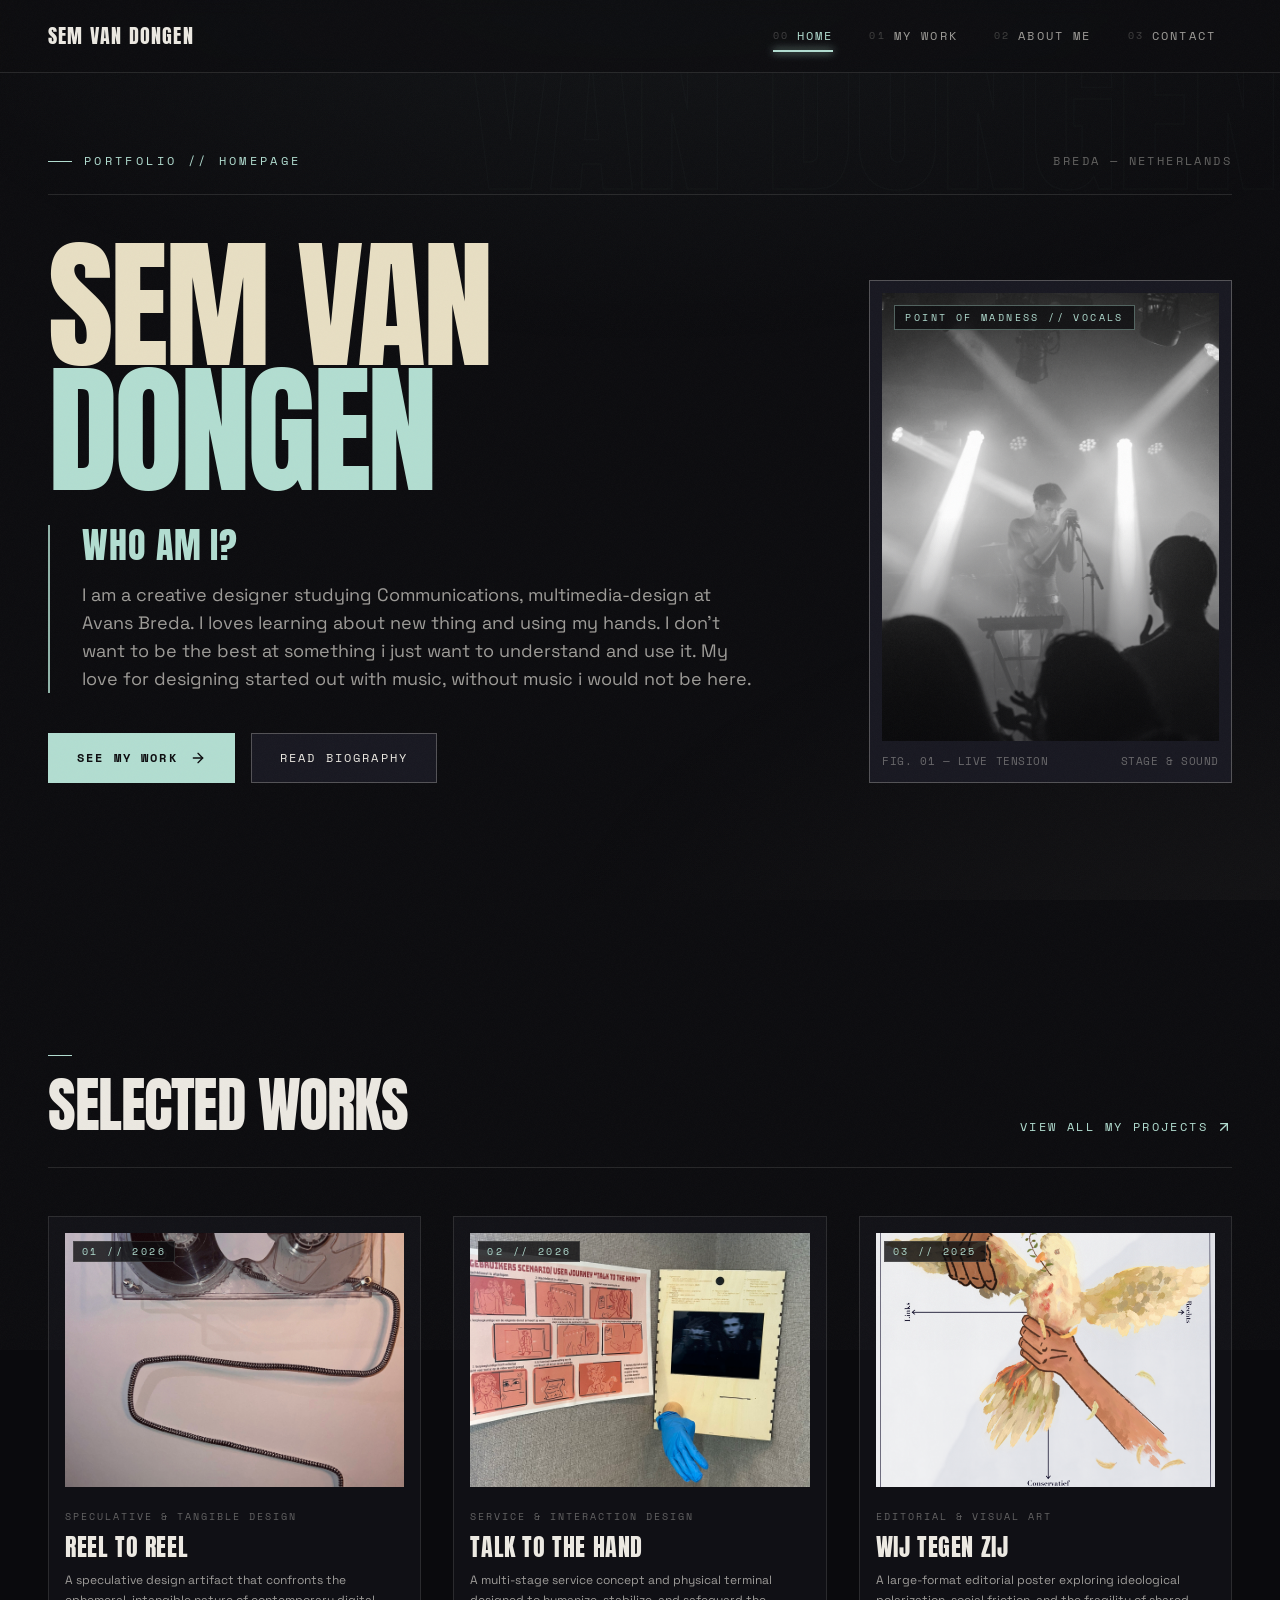
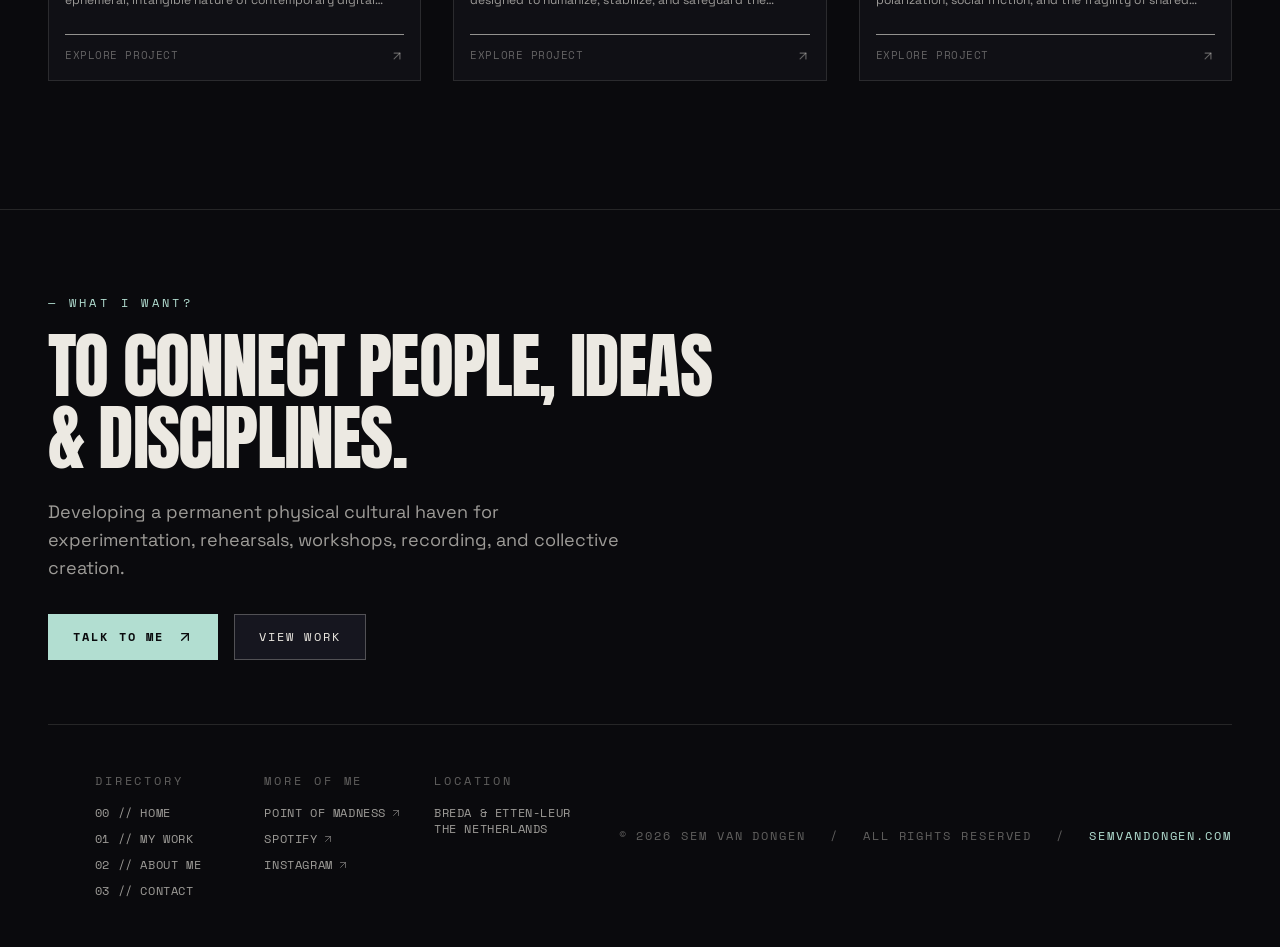
<file: index.html>
<!DOCTYPE html>
<html lang="en" class="dark">
  <head>
    <meta charset="UTF-8" />
    <meta name="viewport" content="width=device-width, initial-scale=1.0" />
    <title>Sem van Dongen — Multidisciplinary Creative</title>
    <meta
      name="description"
      content="Personal portfolio and creative archive of Sem van Dongen. Multidisciplinary work spanning speculative design, visual communication, music culture, and community architecture."
    />
    <meta
      name="keywords"
      content="Sem van Dongen, Point of Madness, Breda, Multidisciplinary Creative, Design, Music, Editorial Design, Post-Punk, Cultural Space"
    />
    <meta name="author" content="Sem van Dongen" />

    <!-- Open Graph -->
    <meta property="og:title" content="Sem van Dongen — Multidisciplinary Creative" />
    <meta
      property="og:description"
      content="I move between disciplines. Understanding enough to connect people, ideas, and skills."
    />
    <meta property="og:url" content="https://semvandongen.com" />
    <meta property="og:site_name" content="Sem van Dongen" />
    <meta property="og:locale" content="en_US" />
    <meta property="og:type" content="website" />

    <!-- Google Fonts -->
    <link rel="preconnect" href="https://fonts.googleapis.com" />
    <link rel="preconnect" href="https://fonts.gstatic.com" crossorigin="anonymous" />
    <link
      href="https://fonts.googleapis.com/css2?family=Anton&family=Space+Grotesk:wght@400;500;600;700&family=Space+Mono:ital,wght@0,400;0,700;1,400&display=swap"
      rel="stylesheet"
    />

    <!-- Stylesheet -->
    <link rel="stylesheet" href="style.css" />
  </head>
  <body class="min-h-screen bg-bg text-ink selection:bg-accent selection:text-bg">
    <!-- Subtle Ambient Texture Layers -->
    <div class="grain-overlay" aria-hidden="true"></div>
    <div class="vignette-overlay" aria-hidden="true"></div>

    <!-- Global Persistent Navigation Header -->
    <header class="header-top fixed top-0 left-0 right-0 z-50 transition-all duration-300 border-b border-line/40 bg-[#0a0a0d]/70 backdrop-blur-sm">
      <div class="mx-auto flex h-[72px] max-w-7xl items-center justify-between px-5 sm:px-8 lg:px-12">
        <!-- Brand: Sem van Dongen -->
        <div class="flex items-center">
          <a href="index.html" class="group inline-flex items-center gap-3.5 focus:outline-none" aria-label="Sem van Dongen — Return to homepage">
            <div class="flex flex-col">
              <span class="font-display text-lg uppercase tracking-[0.06em] text-ink transition-colors duration-200 group-hover:text-accent sm:text-xl">
                SEM VAN DONGEN
              </span>
            </div>
          </a>
        </div>

        <!-- Desktop Navigation Links -->
        <nav class="hidden items-center gap-1 md:flex" aria-label="Main Navigation">
          <!-- 00 Home (Active) -->
          <a href="index.html" class="group relative flex items-center gap-2 px-4 py-2 font-mono text-xs uppercase tracking-[0.18em] transition-all duration-200 text-accent">
            <span class="text-[10px] text-ink-faint opacity-60 group-hover:text-accent">00</span>
            <span>Home</span>
            <span class="absolute bottom-0 left-4 right-4 h-[2px] bg-accent shadow-[0_0_8px_#b2ded1]"></span>
          </a>

          <!-- 01 My Work -->
          <a href="work.html" class="group relative flex items-center gap-2 px-4 py-2 font-mono text-xs uppercase tracking-[0.18em] transition-all duration-200 text-ink-dim hover:text-ink">
            <span class="text-[10px] text-ink-faint opacity-60 group-hover:text-accent">01</span>
            <span>My Work</span>
            <span class="absolute bottom-0 left-4 right-4 h-[1px] w-0 bg-ink-faint transition-all duration-200 group-hover:w-[calc(100%-32px)]"></span>
          </a>

          <!-- 02 About Me -->
          <a href="about.html" class="group relative flex items-center gap-2 px-4 py-2 font-mono text-xs uppercase tracking-[0.18em] transition-all duration-200 text-ink-dim hover:text-ink">
            <span class="text-[10px] text-ink-faint opacity-60 group-hover:text-accent">02</span>
            <span>About Me</span>
            <span class="absolute bottom-0 left-4 right-4 h-[1px] w-0 bg-ink-faint transition-all duration-200 group-hover:w-[calc(100%-32px)]"></span>
          </a>

          <!-- 03 Contact -->
          <a href="contact.html" class="group relative flex items-center gap-2 px-4 py-2 font-mono text-xs uppercase tracking-[0.18em] transition-all duration-200 text-ink-dim hover:text-ink">
            <span class="text-[10px] text-ink-faint opacity-60 group-hover:text-accent">03</span>
            <span>Contact</span>
            <span class="absolute bottom-0 left-4 right-4 h-[1px] w-0 bg-ink-faint transition-all duration-200 group-hover:w-[calc(100%-32px)]"></span>
          </a>
        </nav>

        <!-- Mobile Menu Button -->
        <div class="flex items-center gap-3 md:hidden">
          <button
            id="mobile-menu-btn"
            type="button"
            class="flex h-10 w-10 items-center justify-center border border-line-strong bg-bg-card text-ink transition-colors hover:border-accent hover:text-accent focus:outline-none"
            aria-label="Open navigation menu"
            aria-expanded="false"
          >
            <!-- Hamburger Icon -->
            <svg id="menu-icon-open" class="h-5 w-5" xmlns="http://www.w3.org/2000/svg" width="24" height="24" viewBox="0 0 24 24" fill="none" stroke="currentColor" stroke-width="2" stroke-linecap="round" stroke-linejoin="round">
              <line x1="4" x2="20" y1="12" y2="12"></line>
              <line x1="4" x2="20" y1="6" y2="6"></line>
              <line x1="4" x2="20" y1="18" y2="18"></line>
            </svg>
            <!-- Close Icon -->
            <svg id="menu-icon-close" class="h-5 w-5 hidden" xmlns="http://www.w3.org/2000/svg" width="24" height="24" viewBox="0 0 24 24" fill="none" stroke="currentColor" stroke-width="2" stroke-linecap="round" stroke-linejoin="round">
              <path d="M18 6 6 18"></path>
              <path d="m6 6 12 12"></path>
            </svg>
          </button>
        </div>
      </div>

      <!-- Mobile Navigation Sheet -->
      <div id="mobile-menu-drawer" class="hidden border-b border-line bg-[#0a0a0dfc] px-6 py-8 backdrop-blur-xl md:hidden">
        <div class="mb-6 flex items-center justify-between border-b border-line pb-4 font-mono text-[11px] uppercase tracking-[0.2em] text-ink-faint">
          <span>Directory // Pages</span>
          <span>Available for collaboration</span>
        </div>

        <nav class="flex flex-col gap-2">
          <!-- 00 Home (Active) -->
          <a href="index.html" class="flex items-center justify-between border-b border-line/60 py-4 font-display text-2xl uppercase tracking-wider text-accent transition-colors">
            <span class="flex items-center gap-3">
              <span class="font-mono text-xs tracking-widest text-ink-faint">00 //</span>
              Home
            </span>
            <span class="font-mono text-[10px] tracking-widest text-accent bg-accent/10 px-2 py-1 border border-accent/40">
              ACTIVE
            </span>
          </a>

          <!-- 01 My Work -->
          <a href="work.html" class="flex items-center justify-between border-b border-line/60 py-4 font-display text-2xl uppercase tracking-wider text-ink hover:text-accent transition-colors">
            <span class="flex items-center gap-3">
              <span class="font-mono text-xs tracking-widest text-ink-faint">01 //</span>
              My Work
            </span>
          </a>

          <!-- 02 About Me -->
          <a href="about.html" class="flex items-center justify-between border-b border-line/60 py-4 font-display text-2xl uppercase tracking-wider text-ink hover:text-accent transition-colors">
            <span class="flex items-center gap-3">
              <span class="font-mono text-xs tracking-widest text-ink-faint">02 //</span>
              About Me
            </span>
          </a>

          <!-- 03 Contact -->
          <a href="contact.html" class="flex items-center justify-between border-b border-line/60 py-4 font-display text-2xl uppercase tracking-wider text-ink hover:text-accent transition-colors">
            <span class="flex items-center gap-3">
              <span class="font-mono text-xs tracking-widest text-ink-faint">03 //</span>
              Contact
            </span>
          </a>
        </nav>

        <div class="mt-8 pt-4">
          <a href="contact.html" class="flex w-full items-center justify-center gap-2 border border-accent bg-accent px-6 py-4 font-mono text-xs uppercase tracking-[0.2em] font-bold text-bg transition-all hover:bg-accent/90">
            <span>Start Something</span>
            <svg class="h-4 w-4" xmlns="http://www.w3.org/2000/svg" width="24" height="24" viewBox="0 0 24 24" fill="none" stroke="currentColor" stroke-width="2" stroke-linecap="round" stroke-linejoin="round">
              <path d="M7 7h10v10"></path>
              <path d="M7 17 17 7"></path>
            </svg>
          </a>
        </div>
      </div>
    </header>

    <!-- Persistent spacing behind fixed header -->
    <div class="h-[72px]"></div>

    <!-- Main Content Area -->
    <main class="relative z-10 flex min-h-[calc(100vh-72px)] flex-col">
      <div class="relative overflow-hidden">
        <!-- Background Ghost Typographic Watermark -->
        <div class="pointer-events-none absolute -top-12 right-0 select-none opacity-20" aria-hidden="true">
          <span class="ghost-watermark text-[14vw] leading-none text-accent/15">
            VAN DONGEN
          </span>
        </div>

        <!-- ========================================================================= -->
        <!-- HERO SECTION                                                              -->
        <!-- ========================================================================= -->
        <section class="relative mx-auto max-w-7xl px-5 pt-12 pb-24 sm:px-8 sm:pt-20 sm:pb-32 lg:px-12">
          <!-- Top Kicker Row -->
          <div class="flex flex-wrap items-center justify-between gap-4 border-b border-line pb-6">
            <div class="editorial-kicker">
              <span>Portfolio // Homepage</span>
            </div>
            <div class="font-mono text-xs uppercase tracking-[0.2em] text-ink-faint">
              Breda — Netherlands
            </div>
          </div>

          <!-- Hero Headline & Statement Grid -->
          <div class="mt-12 grid grid-cols-1 gap-12 lg:grid-cols-12 lg:items-end">
            <div class="lg:col-span-8">
              <h1 class="font-display text-[15vw] uppercase leading-[0.88] tracking-tight text-ink sm:text-[13vw] lg:text-[120px] xl:text-[142px]">
                <span class="block text-bone">SEM VAN</span>
                <span class="block text-accent">DONGEN</span>
              </h1>

              <!-- Core Conceptual Manifesto Copy -->
              <div class="mt-8 border-l-2 border-accent/80 pl-6 sm:pl-8">
                <p class="font-display text-2xl uppercase tracking-wide text-ink sm:text-3xl lg:text-4xl leading-tight">
                  <span class="text-accent">Who am I?</span>
                </p>
                <p class="mt-4 max-w-2xl font-body text-base leading-relaxed text-ink-dim sm:text-lg">
                  I am a creative designer studying Communications, multimedia-design at Avans Breda. I loves learning about new thing and using my hands. I don't want to be the best at something i just want to understand and use it. My love for designing started out with music, without music i would not be here.
                </p>
              </div>

              <!-- Primary Action Buttons -->
              <div class="mt-10 flex flex-wrap items-center gap-4">
                <a
                  href="work.html"
                  class="inline-flex items-center gap-3 border border-accent bg-accent px-7 py-4 font-mono text-xs font-bold uppercase tracking-[0.18em] text-bg transition-all hover:bg-accent/90"
                >
                  <span>See my work</span>
                  <svg class="h-4 w-4" xmlns="http://www.w3.org/2000/svg" width="24" height="24" viewBox="0 0 24 24" fill="none" stroke="currentColor" stroke-width="2" stroke-linecap="round" stroke-linejoin="round">
                    <path d="M5 12h14"></path>
                    <path d="m12 5 7 7-7 7"></path>
                  </svg>
                </a>
                <a
                  href="about.html"
                  class="inline-flex items-center gap-3 border border-line-strong bg-bg-card px-7 py-4 font-mono text-xs uppercase tracking-[0.18em] text-ink transition-all hover:border-accent hover:text-accent"
                >
                  <span>Read Biography</span>
                </a>
              </div>
            </div>

            <!-- Hero Visual Card: Stage Presence -->
            <div class="lg:col-span-4">
              <div class="group relative border border-line-strong bg-bg-card p-3 transition-all duration-300 hover:border-accent">
                <div class="relative aspect-[3/4] w-full overflow-hidden bg-black">
                  <img
                    src="images/about/sem-stage-beams.jpg"
                    alt="Sem van Dongen live on stage"
                    class="h-full w-full object-cover grayscale transition-all duration-700 group-hover:scale-105 group-hover:grayscale-0"
                  />
                  <div class="absolute inset-0 bg-gradient-to-t from-bg via-transparent to-transparent opacity-60"></div>
                  <div class="absolute top-3 left-3 border border-accent/40 bg-bg/80 px-2.5 py-1 font-mono text-[10px] uppercase tracking-widest text-accent backdrop-blur-sm">
                    Point of Madness // Vocals
                  </div>
                </div>

                <div class="mt-3 flex items-center justify-between font-mono text-[11px] uppercase tracking-wider text-ink-faint">
                  <span>Fig. 01 — Live Tension</span>
                  <span>Stage & Sound</span>
                </div>
              </div>
            </div>
          </div>
        </section>

        <!-- ========================================================================= -->
        <!-- CURATED WORK TEASER                                                       -->
        <!-- ========================================================================= -->
        <section class="py-24 sm:py-32">
          <div class="mx-auto max-w-7xl px-5 sm:px-8 lg:px-12">
            <div class="flex flex-col justify-between gap-6 border-b border-line pb-8 md:flex-row md:items-end">
              <div>
                <span class="editorial-kicker"></span>
                <h2 class="mt-3 font-display text-4xl uppercase tracking-tight text-ink sm:text-6xl">
                  Selected Works
                </h2>
              </div>
              <a
                href="work.html"
                class="inline-flex items-center gap-2 font-mono text-xs uppercase tracking-[0.2em] text-accent hover:underline"
              >
                <span>View All my Projects</span>
                <svg class="h-4 w-4" xmlns="http://www.w3.org/2000/svg" width="24" height="24" viewBox="0 0 24 24" fill="none" stroke="currentColor" stroke-width="2" stroke-linecap="round" stroke-linejoin="round">
                  <path d="M7 7h10v10"></path>
                  <path d="M7 17 17 7"></path>
                </svg>
              </a>
            </div>

            <div class="mt-12 grid grid-cols-1 gap-8 md:grid-cols-3">
              <!-- Feature Card 1 -->
              <a
                href="work.html?project=discursive-design"
                class="group flex flex-col border border-line bg-bg-card/50 p-4 transition-all duration-300 hover:border-accent hover:bg-bg-card"
              >
                <div class="relative aspect-[4/3] w-full overflow-hidden bg-black">
                  <img
                    src="images/work/discursive-design/discursive-1.jpg"
                    alt="Reel to Reel"
                    class="h-full w-full object-cover transition-transform duration-500 group-hover:scale-105"
                  />
                  <div class="absolute top-2 left-2 bg-bg/80 px-2 py-0.5 font-mono text-[10px] uppercase tracking-widest text-accent border border-line">
                    01 // 2026
                  </div>
                </div>

                <div class="mt-4 flex flex-1 flex-col justify-between">
                  <div>
                    <span class="font-mono text-[10px] uppercase tracking-[0.2em] text-ink-faint">
                      Speculative & Tangible Design
                    </span>
                    <h3 class="mt-1 font-display text-2xl uppercase tracking-wide text-ink group-hover:text-accent transition-colors">
                      Reel to Reel
                    </h3>
                    <p class="mt-2 font-body text-xs leading-relaxed text-ink-dim line-clamp-2">
                      A speculative design artifact that confronts the ephemeral, intangible nature of contemporary digital streaming by reimagining iOS through the physical mechanics of a magnetic reel-to-reel cassette.
                    </p>
                  </div>

                  <div class="mt-6 flex items-center justify-between border-t border-line/60 pt-3 font-mono text-[11px] uppercase tracking-wider text-ink-faint group-hover:text-accent">
                    <span>Explore Project</span>
                    <svg class="h-3.5 w-3.5 transition-transform group-hover:translate-x-0.5 group-hover:-translate-y-0.5" xmlns="http://www.w3.org/2000/svg" width="24" height="24" viewBox="0 0 24 24" fill="none" stroke="currentColor" stroke-width="2" stroke-linecap="round" stroke-linejoin="round">
                      <path d="M7 7h10v10"></path>
                      <path d="M7 17 17 7"></path>
                    </svg>
                  </div>
                </div>
              </a>

              <!-- Feature Card 2 -->
              <a
                href="work.html?project=collectief-3"
                class="group flex flex-col border border-line bg-bg-card/50 p-4 transition-all duration-300 hover:border-accent hover:bg-bg-card"
              >
                <div class="relative aspect-[4/3] w-full overflow-hidden bg-black">
                  <img
                    src="images/work/collectief-3/prototype-box.jpg"
                    alt="Talk to the hand"
                    class="h-full w-full object-cover transition-transform duration-500 group-hover:scale-105"
                  />
                  <div class="absolute top-2 left-2 bg-bg/80 px-2 py-0.5 font-mono text-[10px] uppercase tracking-widest text-accent border border-line">
                    02 // 2026
                  </div>
                </div>

                <div class="mt-4 flex flex-1 flex-col justify-between">
                  <div>
                    <span class="font-mono text-[10px] uppercase tracking-[0.2em] text-ink-faint">
                      Service & Interaction Design
                    </span>
                    <h3 class="mt-1 font-display text-2xl uppercase tracking-wide text-ink group-hover:text-accent transition-colors">
                      Talk to the hand
                    </h3>
                    <p class="mt-2 font-body text-xs leading-relaxed text-ink-dim line-clamp-2">
                      A multi-stage service concept and physical terminal designed to humanize, stabilize, and safeguard the critical shift handover moment between hospital night nurses and incoming day staff.
                    </p>
                  </div>

                  <div class="mt-6 flex items-center justify-between border-t border-line/60 pt-3 font-mono text-[11px] uppercase tracking-wider text-ink-faint group-hover:text-accent">
                    <span>Explore Project</span>
                    <svg class="h-3.5 w-3.5 transition-transform group-hover:translate-x-0.5 group-hover:-translate-y-0.5" xmlns="http://www.w3.org/2000/svg" width="24" height="24" viewBox="0 0 24 24" fill="none" stroke="currentColor" stroke-width="2" stroke-linecap="round" stroke-linejoin="round">
                      <path d="M7 7h10v10"></path>
                      <path d="M7 17 17 7"></path>
                    </svg>
                  </div>
                </div>
              </a>

              <!-- Feature Card 3 -->
              <a
                href="work.html?project=collectief-1"
                class="group flex flex-col border border-line bg-bg-card/50 p-4 transition-all duration-300 hover:border-accent hover:bg-bg-card"
              >
                <div class="relative aspect-[4/3] w-full overflow-hidden bg-black">
                  <img
                    src="images/work/collectief-1/poster-wij-tegen-zij.jpg"
                    alt="Wij tegen Zij"
                    class="h-full w-full object-cover transition-transform duration-500 group-hover:scale-105"
                  />
                  <div class="absolute top-2 left-2 bg-bg/80 px-2 py-0.5 font-mono text-[10px] uppercase tracking-widest text-accent border border-line">
                    03 // 2025
                  </div>
                </div>

                <div class="mt-4 flex flex-1 flex-col justify-between">
                  <div>
                    <span class="font-mono text-[10px] uppercase tracking-[0.2em] text-ink-faint">
                      Editorial & Visual Art
                    </span>
                    <h3 class="mt-1 font-display text-2xl uppercase tracking-wide text-ink group-hover:text-accent transition-colors">
                      Wij tegen Zij
                    </h3>
                    <p class="mt-2 font-body text-xs leading-relaxed text-ink-dim line-clamp-2">
                      A large-format editorial poster exploring ideological polarization, social friction, and the fragility of shared humanity along contemporary political compass axes.
                    </p>
                  </div>

                  <div class="mt-6 flex items-center justify-between border-t border-line/60 pt-3 font-mono text-[11px] uppercase tracking-wider text-ink-faint group-hover:text-accent">
                    <span>Explore Project</span>
                    <svg class="h-3.5 w-3.5 transition-transform group-hover:translate-x-0.5 group-hover:-translate-y-0.5" xmlns="http://www.w3.org/2000/svg" width="24" height="24" viewBox="0 0 24 24" fill="none" stroke="currentColor" stroke-width="2" stroke-linecap="round" stroke-linejoin="round">
                      <path d="M7 7h10v10"></path>
                      <path d="M7 17 17 7"></path>
                    </svg>
                  </div>
                </div>
              </a>
            </div>
          </div>
        </section>
      </div>
    </main>

    <!-- Global Persistent Footer -->
    <footer class="relative z-10 border-t border-line bg-bg pt-20 pb-12 text-ink">
      <div class="mx-auto max-w-7xl px-5 sm:px-8 lg:px-12">
        <!-- Top Section: Oversized Editorial Identity -->
        <div class="grid grid-cols-1 gap-12 border-b border-line pb-16 lg:grid-cols-12">
          <div class="lg:col-span-7">
            <span class="font-mono text-xs uppercase tracking-[0.28em] text-accent">— What I want?</span>
            <h2 class="mt-4 font-display text-4xl uppercase leading-[0.95] tracking-tight text-ink sm:text-6xl lg:text-7xl">
              To connect People, Ideas & Disciplines.
            </h2>
            <p class="mt-6 max-w-xl font-body text-base leading-relaxed text-ink-dim sm:text-lg">
              Developing a permanent physical cultural haven for experimentation,
              rehearsals, workshops, recording, and collective creation.
            </p>

            <div class="mt-8 flex flex-wrap gap-4">
              <a
                href="contact.html"
                class="inline-flex items-center gap-3 border border-accent bg-accent px-6 py-3.5 font-mono text-xs font-bold uppercase tracking-[0.18em] text-bg transition-all hover:bg-accent/90"
              >
                <span>Talk to me</span>
                <svg class="h-4 w-4" xmlns="http://www.w3.org/2000/svg" width="24" height="24" viewBox="0 0 24 24" fill="none" stroke="currentColor" stroke-width="2" stroke-linecap="round" stroke-linejoin="round">
                  <path d="M7 7h10v10"></path>
                  <path d="M7 17 17 7"></path>
                </svg>
              </a>
              <a
                href="work.html"
                class="inline-flex items-center gap-3 border border-line-strong bg-bg-card px-6 py-3.5 font-mono text-xs uppercase tracking-[0.18em] text-ink transition-all hover:border-accent hover:text-accent"
              >
                <span>View work</span>
              </a>
            </div>
          </div>
        </div>

        <!-- Bottom Bar -->
        <div class="mt-12 flex flex-col items-start justify-between gap-6 font-mono text-xs uppercase tracking-[0.16em] text-ink-faint sm:flex-row sm:items-center">
          <div class="flex items-center gap-4"></div>

          <div class="grid grid-cols-2 gap-8 sm:grid-cols-3 lg:col-span-5">
            <!-- Column 1: Directory -->
            <div>
              <span class="font-mono text-xs uppercase tracking-[0.24em] text-ink-faint">
                Directory
              </span>
              <ul class="mt-4 space-y-2.5 font-mono text-xs uppercase tracking-wider text-ink-dim">
                <li>
                  <a href="index.html" class="transition-colors hover:text-accent">
                    00 // Home
                  </a>
                </li>
                <li>
                  <a href="work.html" class="transition-colors hover:text-accent">
                    01 // My Work
                  </a>
                </li>
                <li>
                  <a href="about.html" class="transition-colors hover:text-accent">
                    02 // About Me
                  </a>
                </li>
                <li>
                  <a href="contact.html" class="transition-colors hover:text-accent">
                    03 // Contact
                  </a>
                </li>
              </ul>
            </div>

            <!-- Column 2: Ecosystem -->
            <div>
              <span class="font-mono text-xs uppercase tracking-[0.24em] text-ink-faint">
                More of me
              </span>
              <ul class="mt-4 space-y-2.5 font-mono text-xs uppercase tracking-wider text-ink-dim">
                <li>
                  <a
                    href="https://pointofmadness.nl/"
                    target="_blank"
                    rel="noopener noreferrer"
                    class="inline-flex items-center gap-1 transition-colors hover:text-accent"
                  >
                    Point of Madness
                    <svg class="h-3 w-3 opacity-60" xmlns="http://www.w3.org/2000/svg" width="24" height="24" viewBox="0 0 24 24" fill="none" stroke="currentColor" stroke-width="2" stroke-linecap="round" stroke-linejoin="round">
                      <path d="M7 7h10v10"></path>
                      <path d="M7 17 17 7"></path>
                    </svg>
                  </a>
                </li>
                <li>
                  <a
                    href="https://open.spotify.com/artist/1YhRX1mRz6rzQofSyzlszi"
                    target="_blank"
                    rel="noopener noreferrer"
                    class="inline-flex items-center gap-1 transition-colors hover:text-accent"
                  >
                    Spotify
                    <svg class="h-3 w-3 opacity-60" xmlns="http://www.w3.org/2000/svg" width="24" height="24" viewBox="0 0 24 24" fill="none" stroke="currentColor" stroke-width="2" stroke-linecap="round" stroke-linejoin="round">
                      <path d="M7 7h10v10"></path>
                      <path d="M7 17 17 7"></path>
                    </svg>
                  </a>
                </li>
                <li>
                  <a
                    href="https://www.instagram.com/sem_d__/?utm_source=ig_web_button_share_sheet"
                    target="_blank"
                    rel="noopener noreferrer"
                    class="inline-flex items-center gap-1 transition-colors hover:text-accent"
                  >
                    Instagram
                    <svg class="h-3 w-3 opacity-60" xmlns="http://www.w3.org/2000/svg" width="24" height="24" viewBox="0 0 24 24" fill="none" stroke="currentColor" stroke-width="2" stroke-linecap="round" stroke-linejoin="round">
                      <path d="M7 7h10v10"></path>
                      <path d="M7 17 17 7"></path>
                    </svg>
                  </a>
                </li>
              </ul>
            </div>

            <!-- Column 3: Location -->
            <div class="col-span-2 sm:col-span-1">
              <span class="font-mono text-xs uppercase tracking-[0.24em] text-ink-faint">
                Location
              </span>
              <p class="mt-4 font-mono text-xs tracking-wider text-ink-dim">
                Breda & Etten-Leur<br />
                The Netherlands
              </p>
            </div>
          </div>

          <div class="flex flex-wrap items-center gap-6">
            <span>&copy; <span id="current-year">2026</span> Sem van Dongen</span>
            <span class="hidden sm:inline-block">/</span>
            <span>All Rights Reserved</span>
            <span class="hidden sm:inline-block">/</span>
            <span class="text-accent">semvandongen.com</span>
          </div>
        </div>
      </div>
    </footer>

    <!-- Scripts -->
    <script src="main.js"></script>
  </body>
</html>
</file>
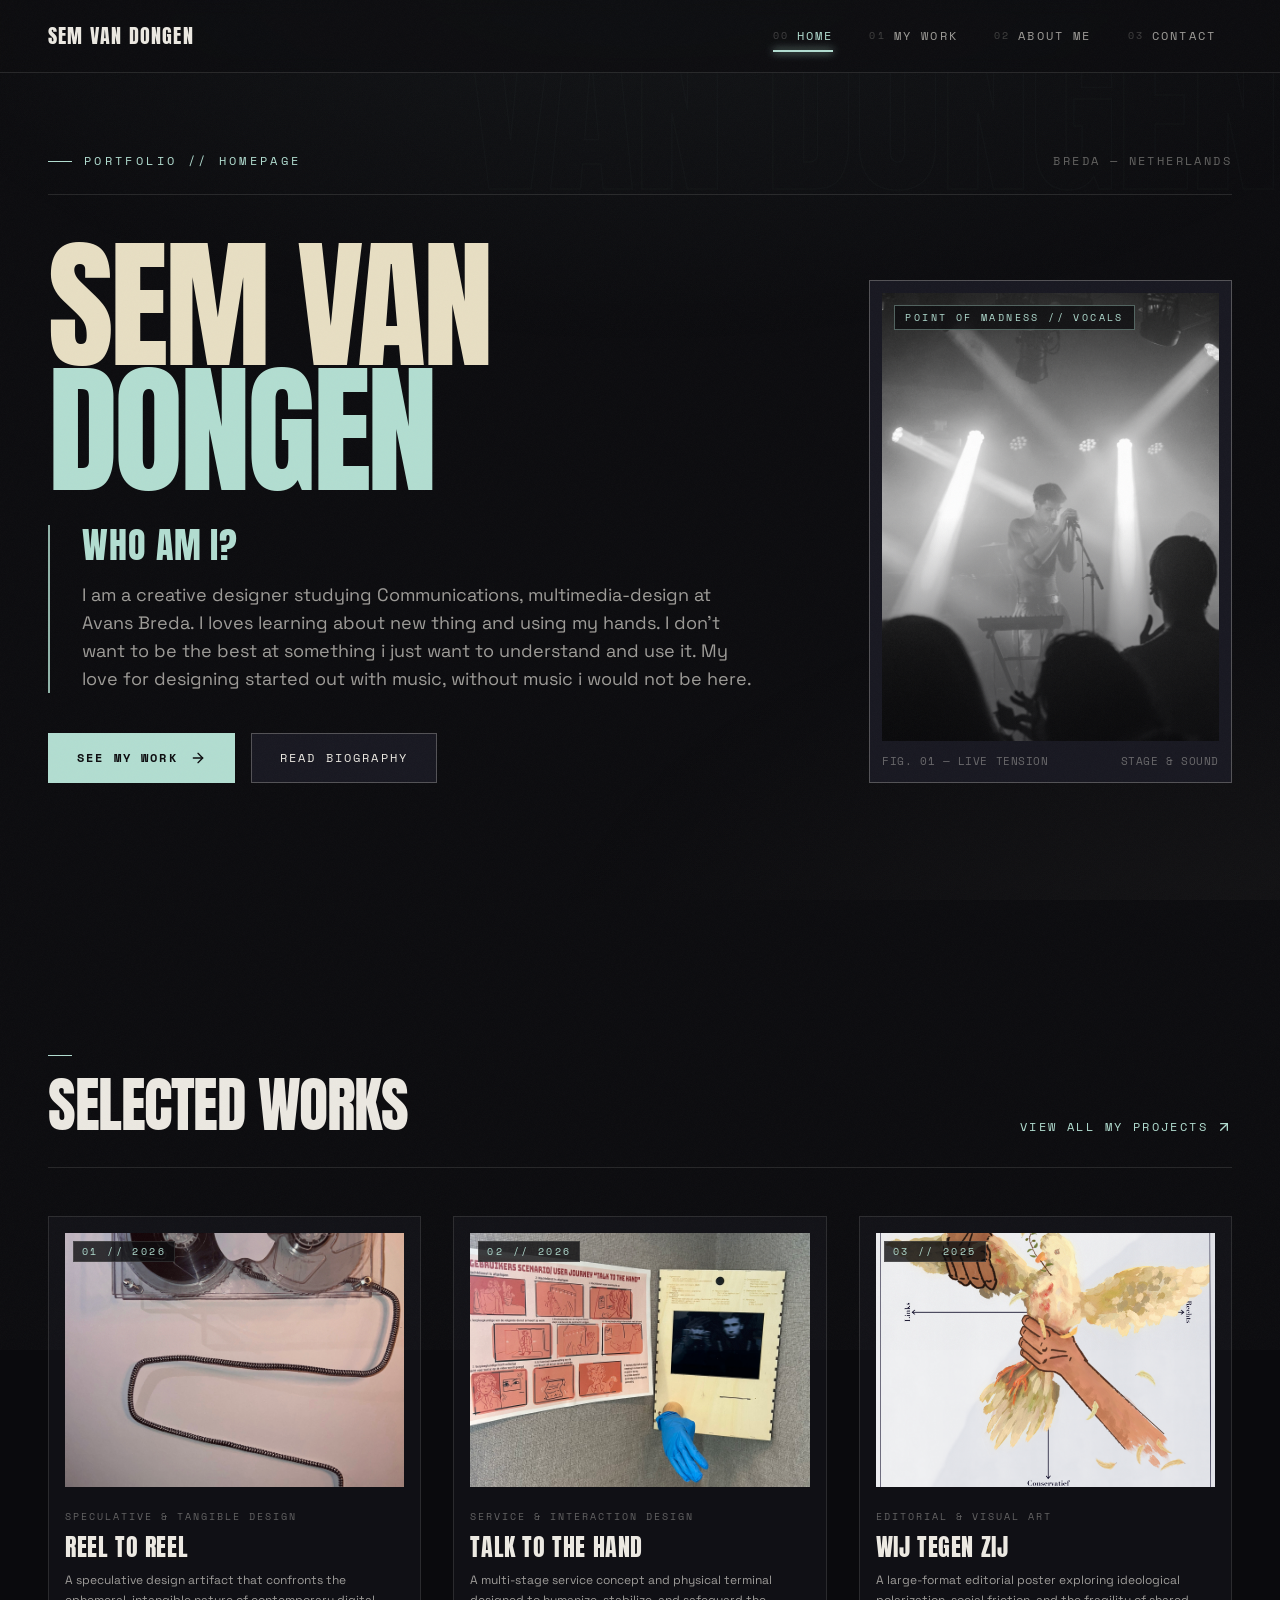
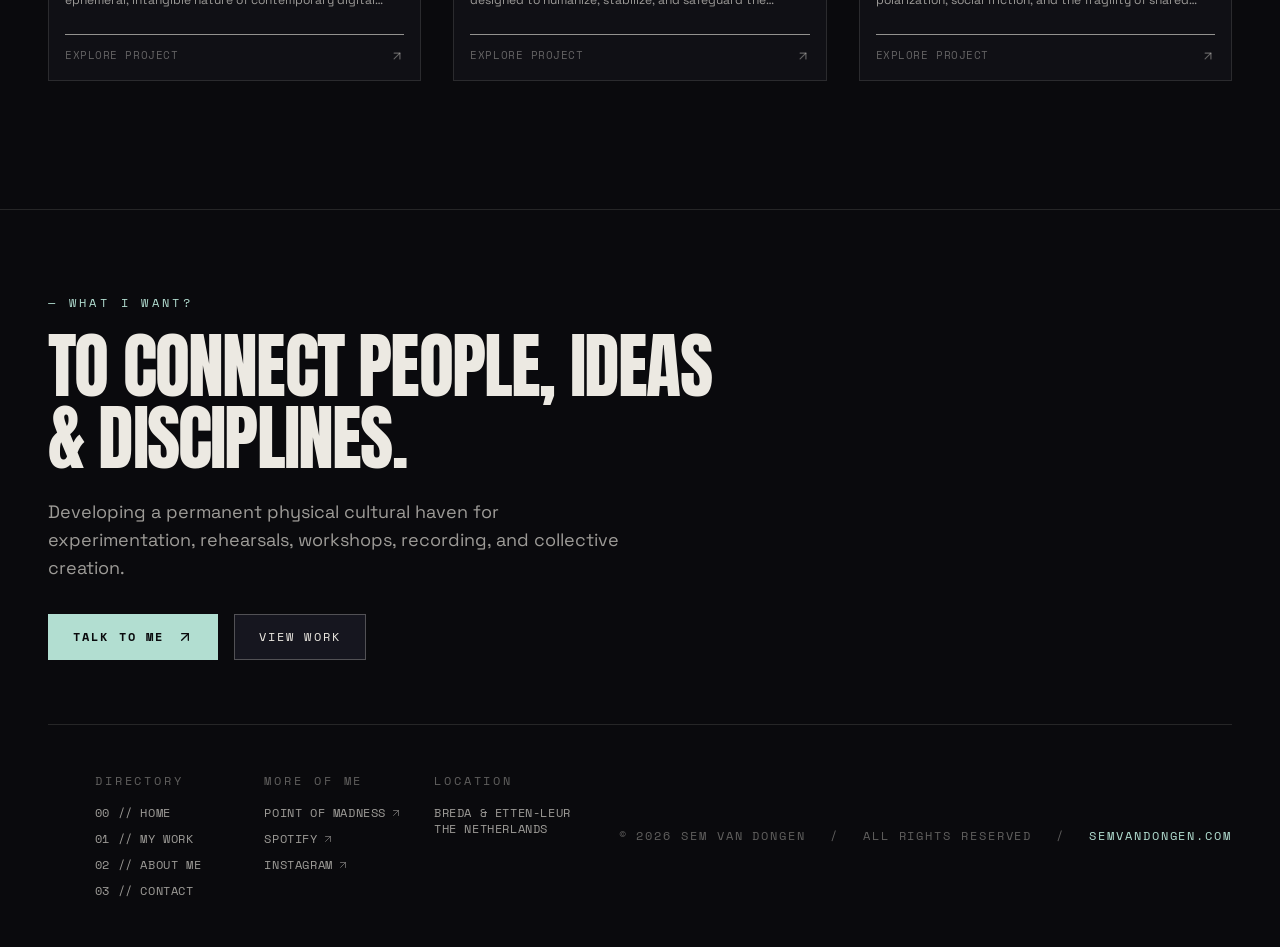
<file: portfolio/index.html>
<!DOCTYPE html>
<html lang="en" class="dark">
  <head>
    <meta charset="UTF-8" />
    <meta name="viewport" content="width=device-width, initial-scale=1.0" />
    <title>Sem van Dongen — Multidisciplinary Creative</title>
    <meta
      name="description"
      content="Personal portfolio and creative archive of Sem van Dongen. Multidisciplinary work spanning speculative design, visual communication, music culture, and community architecture."
    />
    <meta
      name="keywords"
      content="Sem van Dongen, Point of Madness, Breda, Multidisciplinary Creative, Design, Music, Editorial Design, Post-Punk, Cultural Space"
    />
    <meta name="author" content="Sem van Dongen" />

    <!-- Open Graph -->
    <meta property="og:title" content="Sem van Dongen — Multidisciplinary Creative" />
    <meta
      property="og:description"
      content="I move between disciplines. Understanding enough to connect people, ideas, and skills."
    />
    <meta property="og:url" content="https://semvandongen.com" />
    <meta property="og:site_name" content="Sem van Dongen" />
    <meta property="og:locale" content="en_US" />
    <meta property="og:type" content="website" />

    <!-- Google Fonts -->
    <link rel="preconnect" href="https://fonts.googleapis.com" />
    <link rel="preconnect" href="https://fonts.gstatic.com" crossorigin="anonymous" />
    <link
      href="https://fonts.googleapis.com/css2?family=Anton&family=Space+Grotesk:wght@400;500;600;700&family=Space+Mono:ital,wght@0,400;0,700;1,400&display=swap"
      rel="stylesheet"
    />

    <!-- Stylesheet -->
    <link rel="stylesheet" href="css/style.css" />
  </head>
  <body class="min-h-screen bg-bg text-ink selection:bg-accent selection:text-bg">
    <!-- Subtle Ambient Texture Layers -->
    <div class="grain-overlay" aria-hidden="true"></div>
    <div class="vignette-overlay" aria-hidden="true"></div>

    <!-- Global Persistent Navigation Header -->
    <header class="header-top fixed top-0 left-0 right-0 z-50 transition-all duration-300 border-b border-line/40 bg-[#0a0a0d]/70 backdrop-blur-sm">
      <div class="mx-auto flex h-[72px] max-w-7xl items-center justify-between px-5 sm:px-8 lg:px-12">
        <!-- Brand: Sem van Dongen -->
        <div class="flex items-center">
          <a href="index.html" class="group inline-flex items-center gap-3.5 focus:outline-none" aria-label="Sem van Dongen — Return to homepage">
            <div class="flex flex-col">
              <span class="font-display text-lg uppercase tracking-[0.06em] text-ink transition-colors duration-200 group-hover:text-accent sm:text-xl">
                SEM VAN DONGEN
              </span>
            </div>
          </a>
        </div>

        <!-- Desktop Navigation Links -->
        <nav class="hidden items-center gap-1 md:flex" aria-label="Main Navigation">
          <!-- 00 Home (Active) -->
          <a href="index.html" class="group relative flex items-center gap-2 px-4 py-2 font-mono text-xs uppercase tracking-[0.18em] transition-all duration-200 text-accent">
            <span class="text-[10px] text-ink-faint opacity-60 group-hover:text-accent">00</span>
            <span>Home</span>
            <span class="absolute bottom-0 left-4 right-4 h-[2px] bg-accent shadow-[0_0_8px_#b2ded1]"></span>
          </a>

          <!-- 01 My Work -->
          <a href="work.html" class="group relative flex items-center gap-2 px-4 py-2 font-mono text-xs uppercase tracking-[0.18em] transition-all duration-200 text-ink-dim hover:text-ink">
            <span class="text-[10px] text-ink-faint opacity-60 group-hover:text-accent">01</span>
            <span>My Work</span>
            <span class="absolute bottom-0 left-4 right-4 h-[1px] w-0 bg-ink-faint transition-all duration-200 group-hover:w-[calc(100%-32px)]"></span>
          </a>

          <!-- 02 About Me -->
          <a href="about.html" class="group relative flex items-center gap-2 px-4 py-2 font-mono text-xs uppercase tracking-[0.18em] transition-all duration-200 text-ink-dim hover:text-ink">
            <span class="text-[10px] text-ink-faint opacity-60 group-hover:text-accent">02</span>
            <span>About Me</span>
            <span class="absolute bottom-0 left-4 right-4 h-[1px] w-0 bg-ink-faint transition-all duration-200 group-hover:w-[calc(100%-32px)]"></span>
          </a>

          <!-- 03 Contact -->
          <a href="contact.html" class="group relative flex items-center gap-2 px-4 py-2 font-mono text-xs uppercase tracking-[0.18em] transition-all duration-200 text-ink-dim hover:text-ink">
            <span class="text-[10px] text-ink-faint opacity-60 group-hover:text-accent">03</span>
            <span>Contact</span>
            <span class="absolute bottom-0 left-4 right-4 h-[1px] w-0 bg-ink-faint transition-all duration-200 group-hover:w-[calc(100%-32px)]"></span>
          </a>
        </nav>

        <!-- Mobile Menu Button -->
        <div class="flex items-center gap-3 md:hidden">
          <button
            id="mobile-menu-btn"
            type="button"
            class="flex h-10 w-10 items-center justify-center border border-line-strong bg-bg-card text-ink transition-colors hover:border-accent hover:text-accent focus:outline-none"
            aria-label="Open navigation menu"
            aria-expanded="false"
          >
            <!-- Hamburger Icon -->
            <svg id="menu-icon-open" class="h-5 w-5" xmlns="http://www.w3.org/2000/svg" width="24" height="24" viewBox="0 0 24 24" fill="none" stroke="currentColor" stroke-width="2" stroke-linecap="round" stroke-linejoin="round">
              <line x1="4" x2="20" y1="12" y2="12"></line>
              <line x1="4" x2="20" y1="6" y2="6"></line>
              <line x1="4" x2="20" y1="18" y2="18"></line>
            </svg>
            <!-- Close Icon -->
            <svg id="menu-icon-close" class="h-5 w-5 hidden" xmlns="http://www.w3.org/2000/svg" width="24" height="24" viewBox="0 0 24 24" fill="none" stroke="currentColor" stroke-width="2" stroke-linecap="round" stroke-linejoin="round">
              <path d="M18 6 6 18"></path>
              <path d="m6 6 12 12"></path>
            </svg>
          </button>
        </div>
      </div>

      <!-- Mobile Navigation Sheet -->
      <div id="mobile-menu-drawer" class="hidden border-b border-line bg-[#0a0a0dfc] px-6 py-8 backdrop-blur-xl md:hidden">
        <div class="mb-6 flex items-center justify-between border-b border-line pb-4 font-mono text-[11px] uppercase tracking-[0.2em] text-ink-faint">
          <span>Directory // Pages</span>
          <span>Available for collaboration</span>
        </div>

        <nav class="flex flex-col gap-2">
          <!-- 00 Home (Active) -->
          <a href="index.html" class="flex items-center justify-between border-b border-line/60 py-4 font-display text-2xl uppercase tracking-wider text-accent transition-colors">
            <span class="flex items-center gap-3">
              <span class="font-mono text-xs tracking-widest text-ink-faint">00 //</span>
              Home
            </span>
            <span class="font-mono text-[10px] tracking-widest text-accent bg-accent/10 px-2 py-1 border border-accent/40">
              ACTIVE
            </span>
          </a>

          <!-- 01 My Work -->
          <a href="work.html" class="flex items-center justify-between border-b border-line/60 py-4 font-display text-2xl uppercase tracking-wider text-ink hover:text-accent transition-colors">
            <span class="flex items-center gap-3">
              <span class="font-mono text-xs tracking-widest text-ink-faint">01 //</span>
              My Work
            </span>
          </a>

          <!-- 02 About Me -->
          <a href="about.html" class="flex items-center justify-between border-b border-line/60 py-4 font-display text-2xl uppercase tracking-wider text-ink hover:text-accent transition-colors">
            <span class="flex items-center gap-3">
              <span class="font-mono text-xs tracking-widest text-ink-faint">02 //</span>
              About Me
            </span>
          </a>

          <!-- 03 Contact -->
          <a href="contact.html" class="flex items-center justify-between border-b border-line/60 py-4 font-display text-2xl uppercase tracking-wider text-ink hover:text-accent transition-colors">
            <span class="flex items-center gap-3">
              <span class="font-mono text-xs tracking-widest text-ink-faint">03 //</span>
              Contact
            </span>
          </a>
        </nav>

        <div class="mt-8 pt-4">
          <a href="contact.html" class="flex w-full items-center justify-center gap-2 border border-accent bg-accent px-6 py-4 font-mono text-xs uppercase tracking-[0.2em] font-bold text-bg transition-all hover:bg-accent/90">
            <span>Start Something</span>
            <svg class="h-4 w-4" xmlns="http://www.w3.org/2000/svg" width="24" height="24" viewBox="0 0 24 24" fill="none" stroke="currentColor" stroke-width="2" stroke-linecap="round" stroke-linejoin="round">
              <path d="M7 7h10v10"></path>
              <path d="M7 17 17 7"></path>
            </svg>
          </a>
        </div>
      </div>
    </header>

    <!-- Persistent spacing behind fixed header -->
    <div class="h-[72px]"></div>

    <!-- Main Content Area -->
    <main class="relative z-10 flex min-h-[calc(100vh-72px)] flex-col">
      <div class="relative overflow-hidden">
        <!-- Background Ghost Typographic Watermark -->
        <div class="pointer-events-none absolute -top-12 right-0 select-none opacity-20" aria-hidden="true">
          <span class="ghost-watermark text-[14vw] leading-none text-accent/15">
            VAN DONGEN
          </span>
        </div>

        <!-- ========================================================================= -->
        <!-- HERO SECTION                                                              -->
        <!-- ========================================================================= -->
        <section class="relative mx-auto max-w-7xl px-5 pt-12 pb-24 sm:px-8 sm:pt-20 sm:pb-32 lg:px-12">
          <!-- Top Kicker Row -->
          <div class="flex flex-wrap items-center justify-between gap-4 border-b border-line pb-6">
            <div class="editorial-kicker">
              <span>Portfolio // Homepage</span>
            </div>
            <div class="font-mono text-xs uppercase tracking-[0.2em] text-ink-faint">
              Breda — Netherlands
            </div>
          </div>

          <!-- Hero Headline & Statement Grid -->
          <div class="mt-12 grid grid-cols-1 gap-12 lg:grid-cols-12 lg:items-end">
            <div class="lg:col-span-8">
              <h1 class="font-display text-[15vw] uppercase leading-[0.88] tracking-tight text-ink sm:text-[13vw] lg:text-[120px] xl:text-[142px]">
                <span class="block text-bone">SEM VAN</span>
                <span class="block text-accent">DONGEN</span>
              </h1>

              <!-- Core Conceptual Manifesto Copy -->
              <div class="mt-8 border-l-2 border-accent/80 pl-6 sm:pl-8">
                <p class="font-display text-2xl uppercase tracking-wide text-ink sm:text-3xl lg:text-4xl leading-tight">
                  <span class="text-accent">Who am I?</span>
                </p>
                <p class="mt-4 max-w-2xl font-body text-base leading-relaxed text-ink-dim sm:text-lg">
                  I am a creative designer studying Communications, multimedia-design at Avans Breda. I loves learning about new thing and using my hands. I don't want to be the best at something i just want to understand and use it. My love for designing started out with music, without music i would not be here.
                </p>
              </div>

              <!-- Primary Action Buttons -->
              <div class="mt-10 flex flex-wrap items-center gap-4">
                <a
                  href="work.html"
                  class="inline-flex items-center gap-3 border border-accent bg-accent px-7 py-4 font-mono text-xs font-bold uppercase tracking-[0.18em] text-bg transition-all hover:bg-accent/90"
                >
                  <span>See my work</span>
                  <svg class="h-4 w-4" xmlns="http://www.w3.org/2000/svg" width="24" height="24" viewBox="0 0 24 24" fill="none" stroke="currentColor" stroke-width="2" stroke-linecap="round" stroke-linejoin="round">
                    <path d="M5 12h14"></path>
                    <path d="m12 5 7 7-7 7"></path>
                  </svg>
                </a>
                <a
                  href="about.html"
                  class="inline-flex items-center gap-3 border border-line-strong bg-bg-card px-7 py-4 font-mono text-xs uppercase tracking-[0.18em] text-ink transition-all hover:border-accent hover:text-accent"
                >
                  <span>Read Biography</span>
                </a>
              </div>
            </div>

            <!-- Hero Visual Card: Stage Presence -->
            <div class="lg:col-span-4">
              <div class="group relative border border-line-strong bg-bg-card p-3 transition-all duration-300 hover:border-accent">
                <div class="relative aspect-[3/4] w-full overflow-hidden bg-black">
                  <img
                    src="images/about/sem-stage-beams.jpg"
                    alt="Sem van Dongen live on stage"
                    class="h-full w-full object-cover grayscale transition-all duration-700 group-hover:scale-105 group-hover:grayscale-0"
                  />
                  <div class="absolute inset-0 bg-gradient-to-t from-bg via-transparent to-transparent opacity-60"></div>
                  <div class="absolute top-3 left-3 border border-accent/40 bg-bg/80 px-2.5 py-1 font-mono text-[10px] uppercase tracking-widest text-accent backdrop-blur-sm">
                    Point of Madness // Vocals
                  </div>
                </div>

                <div class="mt-3 flex items-center justify-between font-mono text-[11px] uppercase tracking-wider text-ink-faint">
                  <span>Fig. 01 — Live Tension</span>
                  <span>Stage & Sound</span>
                </div>
              </div>
            </div>
          </div>
        </section>

        <!-- ========================================================================= -->
        <!-- CURATED WORK TEASER                                                       -->
        <!-- ========================================================================= -->
        <section class="py-24 sm:py-32">
          <div class="mx-auto max-w-7xl px-5 sm:px-8 lg:px-12">
            <div class="flex flex-col justify-between gap-6 border-b border-line pb-8 md:flex-row md:items-end">
              <div>
                <span class="editorial-kicker"></span>
                <h2 class="mt-3 font-display text-4xl uppercase tracking-tight text-ink sm:text-6xl">
                  Selected Works
                </h2>
              </div>
              <a
                href="work.html"
                class="inline-flex items-center gap-2 font-mono text-xs uppercase tracking-[0.2em] text-accent hover:underline"
              >
                <span>View All my Projects</span>
                <svg class="h-4 w-4" xmlns="http://www.w3.org/2000/svg" width="24" height="24" viewBox="0 0 24 24" fill="none" stroke="currentColor" stroke-width="2" stroke-linecap="round" stroke-linejoin="round">
                  <path d="M7 7h10v10"></path>
                  <path d="M7 17 17 7"></path>
                </svg>
              </a>
            </div>

            <div class="mt-12 grid grid-cols-1 gap-8 md:grid-cols-3">
              <!-- Feature Card 1 -->
              <a
                href="work.html?project=discursive-design"
                class="group flex flex-col border border-line bg-bg-card/50 p-4 transition-all duration-300 hover:border-accent hover:bg-bg-card"
              >
                <div class="relative aspect-[4/3] w-full overflow-hidden bg-black">
                  <img
                    src="images/work/discursive-design/discursive-1.jpg"
                    alt="Reel to Reel"
                    class="h-full w-full object-cover transition-transform duration-500 group-hover:scale-105"
                  />
                  <div class="absolute top-2 left-2 bg-bg/80 px-2 py-0.5 font-mono text-[10px] uppercase tracking-widest text-accent border border-line">
                    01 // 2026
                  </div>
                </div>

                <div class="mt-4 flex flex-1 flex-col justify-between">
                  <div>
                    <span class="font-mono text-[10px] uppercase tracking-[0.2em] text-ink-faint">
                      Speculative & Tangible Design
                    </span>
                    <h3 class="mt-1 font-display text-2xl uppercase tracking-wide text-ink group-hover:text-accent transition-colors">
                      Reel to Reel
                    </h3>
                    <p class="mt-2 font-body text-xs leading-relaxed text-ink-dim line-clamp-2">
                      A speculative design artifact that confronts the ephemeral, intangible nature of contemporary digital streaming by reimagining iOS through the physical mechanics of a magnetic reel-to-reel cassette.
                    </p>
                  </div>

                  <div class="mt-6 flex items-center justify-between border-t border-line/60 pt-3 font-mono text-[11px] uppercase tracking-wider text-ink-faint group-hover:text-accent">
                    <span>Explore Project</span>
                    <svg class="h-3.5 w-3.5 transition-transform group-hover:translate-x-0.5 group-hover:-translate-y-0.5" xmlns="http://www.w3.org/2000/svg" width="24" height="24" viewBox="0 0 24 24" fill="none" stroke="currentColor" stroke-width="2" stroke-linecap="round" stroke-linejoin="round">
                      <path d="M7 7h10v10"></path>
                      <path d="M7 17 17 7"></path>
                    </svg>
                  </div>
                </div>
              </a>

              <!-- Feature Card 2 -->
              <a
                href="work.html?project=collectief-3"
                class="group flex flex-col border border-line bg-bg-card/50 p-4 transition-all duration-300 hover:border-accent hover:bg-bg-card"
              >
                <div class="relative aspect-[4/3] w-full overflow-hidden bg-black">
                  <img
                    src="images/work/collectief-3/prototype-box.jpg"
                    alt="Talk to the hand"
                    class="h-full w-full object-cover transition-transform duration-500 group-hover:scale-105"
                  />
                  <div class="absolute top-2 left-2 bg-bg/80 px-2 py-0.5 font-mono text-[10px] uppercase tracking-widest text-accent border border-line">
                    02 // 2026
                  </div>
                </div>

                <div class="mt-4 flex flex-1 flex-col justify-between">
                  <div>
                    <span class="font-mono text-[10px] uppercase tracking-[0.2em] text-ink-faint">
                      Service & Interaction Design
                    </span>
                    <h3 class="mt-1 font-display text-2xl uppercase tracking-wide text-ink group-hover:text-accent transition-colors">
                      Talk to the hand
                    </h3>
                    <p class="mt-2 font-body text-xs leading-relaxed text-ink-dim line-clamp-2">
                      A multi-stage service concept and physical terminal designed to humanize, stabilize, and safeguard the critical shift handover moment between hospital night nurses and incoming day staff.
                    </p>
                  </div>

                  <div class="mt-6 flex items-center justify-between border-t border-line/60 pt-3 font-mono text-[11px] uppercase tracking-wider text-ink-faint group-hover:text-accent">
                    <span>Explore Project</span>
                    <svg class="h-3.5 w-3.5 transition-transform group-hover:translate-x-0.5 group-hover:-translate-y-0.5" xmlns="http://www.w3.org/2000/svg" width="24" height="24" viewBox="0 0 24 24" fill="none" stroke="currentColor" stroke-width="2" stroke-linecap="round" stroke-linejoin="round">
                      <path d="M7 7h10v10"></path>
                      <path d="M7 17 17 7"></path>
                    </svg>
                  </div>
                </div>
              </a>

              <!-- Feature Card 3 -->
              <a
                href="work.html?project=collectief-1"
                class="group flex flex-col border border-line bg-bg-card/50 p-4 transition-all duration-300 hover:border-accent hover:bg-bg-card"
              >
                <div class="relative aspect-[4/3] w-full overflow-hidden bg-black">
                  <img
                    src="images/work/collectief-1/poster-wij-tegen-zij.jpg"
                    alt="Wij tegen Zij"
                    class="h-full w-full object-cover transition-transform duration-500 group-hover:scale-105"
                  />
                  <div class="absolute top-2 left-2 bg-bg/80 px-2 py-0.5 font-mono text-[10px] uppercase tracking-widest text-accent border border-line">
                    03 // 2025
                  </div>
                </div>

                <div class="mt-4 flex flex-1 flex-col justify-between">
                  <div>
                    <span class="font-mono text-[10px] uppercase tracking-[0.2em] text-ink-faint">
                      Editorial & Visual Art
                    </span>
                    <h3 class="mt-1 font-display text-2xl uppercase tracking-wide text-ink group-hover:text-accent transition-colors">
                      Wij tegen Zij
                    </h3>
                    <p class="mt-2 font-body text-xs leading-relaxed text-ink-dim line-clamp-2">
                      A large-format editorial poster exploring ideological polarization, social friction, and the fragility of shared humanity along contemporary political compass axes.
                    </p>
                  </div>

                  <div class="mt-6 flex items-center justify-between border-t border-line/60 pt-3 font-mono text-[11px] uppercase tracking-wider text-ink-faint group-hover:text-accent">
                    <span>Explore Project</span>
                    <svg class="h-3.5 w-3.5 transition-transform group-hover:translate-x-0.5 group-hover:-translate-y-0.5" xmlns="http://www.w3.org/2000/svg" width="24" height="24" viewBox="0 0 24 24" fill="none" stroke="currentColor" stroke-width="2" stroke-linecap="round" stroke-linejoin="round">
                      <path d="M7 7h10v10"></path>
                      <path d="M7 17 17 7"></path>
                    </svg>
                  </div>
                </div>
              </a>
            </div>
          </div>
        </section>
      </div>
    </main>

    <!-- Global Persistent Footer -->
    <footer class="relative z-10 border-t border-line bg-bg pt-20 pb-12 text-ink">
      <div class="mx-auto max-w-7xl px-5 sm:px-8 lg:px-12">
        <!-- Top Section: Oversized Editorial Identity -->
        <div class="grid grid-cols-1 gap-12 border-b border-line pb-16 lg:grid-cols-12">
          <div class="lg:col-span-7">
            <span class="font-mono text-xs uppercase tracking-[0.28em] text-accent">— What I want?</span>
            <h2 class="mt-4 font-display text-4xl uppercase leading-[0.95] tracking-tight text-ink sm:text-6xl lg:text-7xl">
              To connect People, Ideas & Disciplines.
            </h2>
            <p class="mt-6 max-w-xl font-body text-base leading-relaxed text-ink-dim sm:text-lg">
              Developing a permanent physical cultural haven for experimentation,
              rehearsals, workshops, recording, and collective creation.
            </p>

            <div class="mt-8 flex flex-wrap gap-4">
              <a
                href="contact.html"
                class="inline-flex items-center gap-3 border border-accent bg-accent px-6 py-3.5 font-mono text-xs font-bold uppercase tracking-[0.18em] text-bg transition-all hover:bg-accent/90"
              >
                <span>Talk to me</span>
                <svg class="h-4 w-4" xmlns="http://www.w3.org/2000/svg" width="24" height="24" viewBox="0 0 24 24" fill="none" stroke="currentColor" stroke-width="2" stroke-linecap="round" stroke-linejoin="round">
                  <path d="M7 7h10v10"></path>
                  <path d="M7 17 17 7"></path>
                </svg>
              </a>
              <a
                href="work.html"
                class="inline-flex items-center gap-3 border border-line-strong bg-bg-card px-6 py-3.5 font-mono text-xs uppercase tracking-[0.18em] text-ink transition-all hover:border-accent hover:text-accent"
              >
                <span>View work</span>
              </a>
            </div>
          </div>
        </div>

        <!-- Bottom Bar -->
        <div class="mt-12 flex flex-col items-start justify-between gap-6 font-mono text-xs uppercase tracking-[0.16em] text-ink-faint sm:flex-row sm:items-center">
          <div class="flex items-center gap-4"></div>

          <div class="grid grid-cols-2 gap-8 sm:grid-cols-3 lg:col-span-5">
            <!-- Column 1: Directory -->
            <div>
              <span class="font-mono text-xs uppercase tracking-[0.24em] text-ink-faint">
                Directory
              </span>
              <ul class="mt-4 space-y-2.5 font-mono text-xs uppercase tracking-wider text-ink-dim">
                <li>
                  <a href="index.html" class="transition-colors hover:text-accent">
                    00 // Home
                  </a>
                </li>
                <li>
                  <a href="work.html" class="transition-colors hover:text-accent">
                    01 // My Work
                  </a>
                </li>
                <li>
                  <a href="about.html" class="transition-colors hover:text-accent">
                    02 // About Me
                  </a>
                </li>
                <li>
                  <a href="contact.html" class="transition-colors hover:text-accent">
                    03 // Contact
                  </a>
                </li>
              </ul>
            </div>

            <!-- Column 2: Ecosystem -->
            <div>
              <span class="font-mono text-xs uppercase tracking-[0.24em] text-ink-faint">
                More of me
              </span>
              <ul class="mt-4 space-y-2.5 font-mono text-xs uppercase tracking-wider text-ink-dim">
                <li>
                  <a
                    href="https://pointofmadness.nl/"
                    target="_blank"
                    rel="noopener noreferrer"
                    class="inline-flex items-center gap-1 transition-colors hover:text-accent"
                  >
                    Point of Madness
                    <svg class="h-3 w-3 opacity-60" xmlns="http://www.w3.org/2000/svg" width="24" height="24" viewBox="0 0 24 24" fill="none" stroke="currentColor" stroke-width="2" stroke-linecap="round" stroke-linejoin="round">
                      <path d="M7 7h10v10"></path>
                      <path d="M7 17 17 7"></path>
                    </svg>
                  </a>
                </li>
                <li>
                  <a
                    href="https://open.spotify.com/artist/1YhRX1mRz6rzQofSyzlszi"
                    target="_blank"
                    rel="noopener noreferrer"
                    class="inline-flex items-center gap-1 transition-colors hover:text-accent"
                  >
                    Spotify
                    <svg class="h-3 w-3 opacity-60" xmlns="http://www.w3.org/2000/svg" width="24" height="24" viewBox="0 0 24 24" fill="none" stroke="currentColor" stroke-width="2" stroke-linecap="round" stroke-linejoin="round">
                      <path d="M7 7h10v10"></path>
                      <path d="M7 17 17 7"></path>
                    </svg>
                  </a>
                </li>
                <li>
                  <a
                    href="https://www.instagram.com/sem_d__/?utm_source=ig_web_button_share_sheet"
                    target="_blank"
                    rel="noopener noreferrer"
                    class="inline-flex items-center gap-1 transition-colors hover:text-accent"
                  >
                    Instagram
                    <svg class="h-3 w-3 opacity-60" xmlns="http://www.w3.org/2000/svg" width="24" height="24" viewBox="0 0 24 24" fill="none" stroke="currentColor" stroke-width="2" stroke-linecap="round" stroke-linejoin="round">
                      <path d="M7 7h10v10"></path>
                      <path d="M7 17 17 7"></path>
                    </svg>
                  </a>
                </li>
              </ul>
            </div>

            <!-- Column 3: Location -->
            <div class="col-span-2 sm:col-span-1">
              <span class="font-mono text-xs uppercase tracking-[0.24em] text-ink-faint">
                Location
              </span>
              <p class="mt-4 font-mono text-xs tracking-wider text-ink-dim">
                Breda & Etten-Leur<br />
                The Netherlands
              </p>
            </div>
          </div>

          <div class="flex flex-wrap items-center gap-6">
            <span>&copy; <span id="current-year">2026</span> Sem van Dongen</span>
            <span class="hidden sm:inline-block">/</span>
            <span>All Rights Reserved</span>
            <span class="hidden sm:inline-block">/</span>
            <span class="text-accent">semvandongen.com</span>
          </div>
        </div>
      </div>
    </footer>

    <!-- Scripts -->
    <script src="js/main.js"></script>
  </body>
</html>
</file>
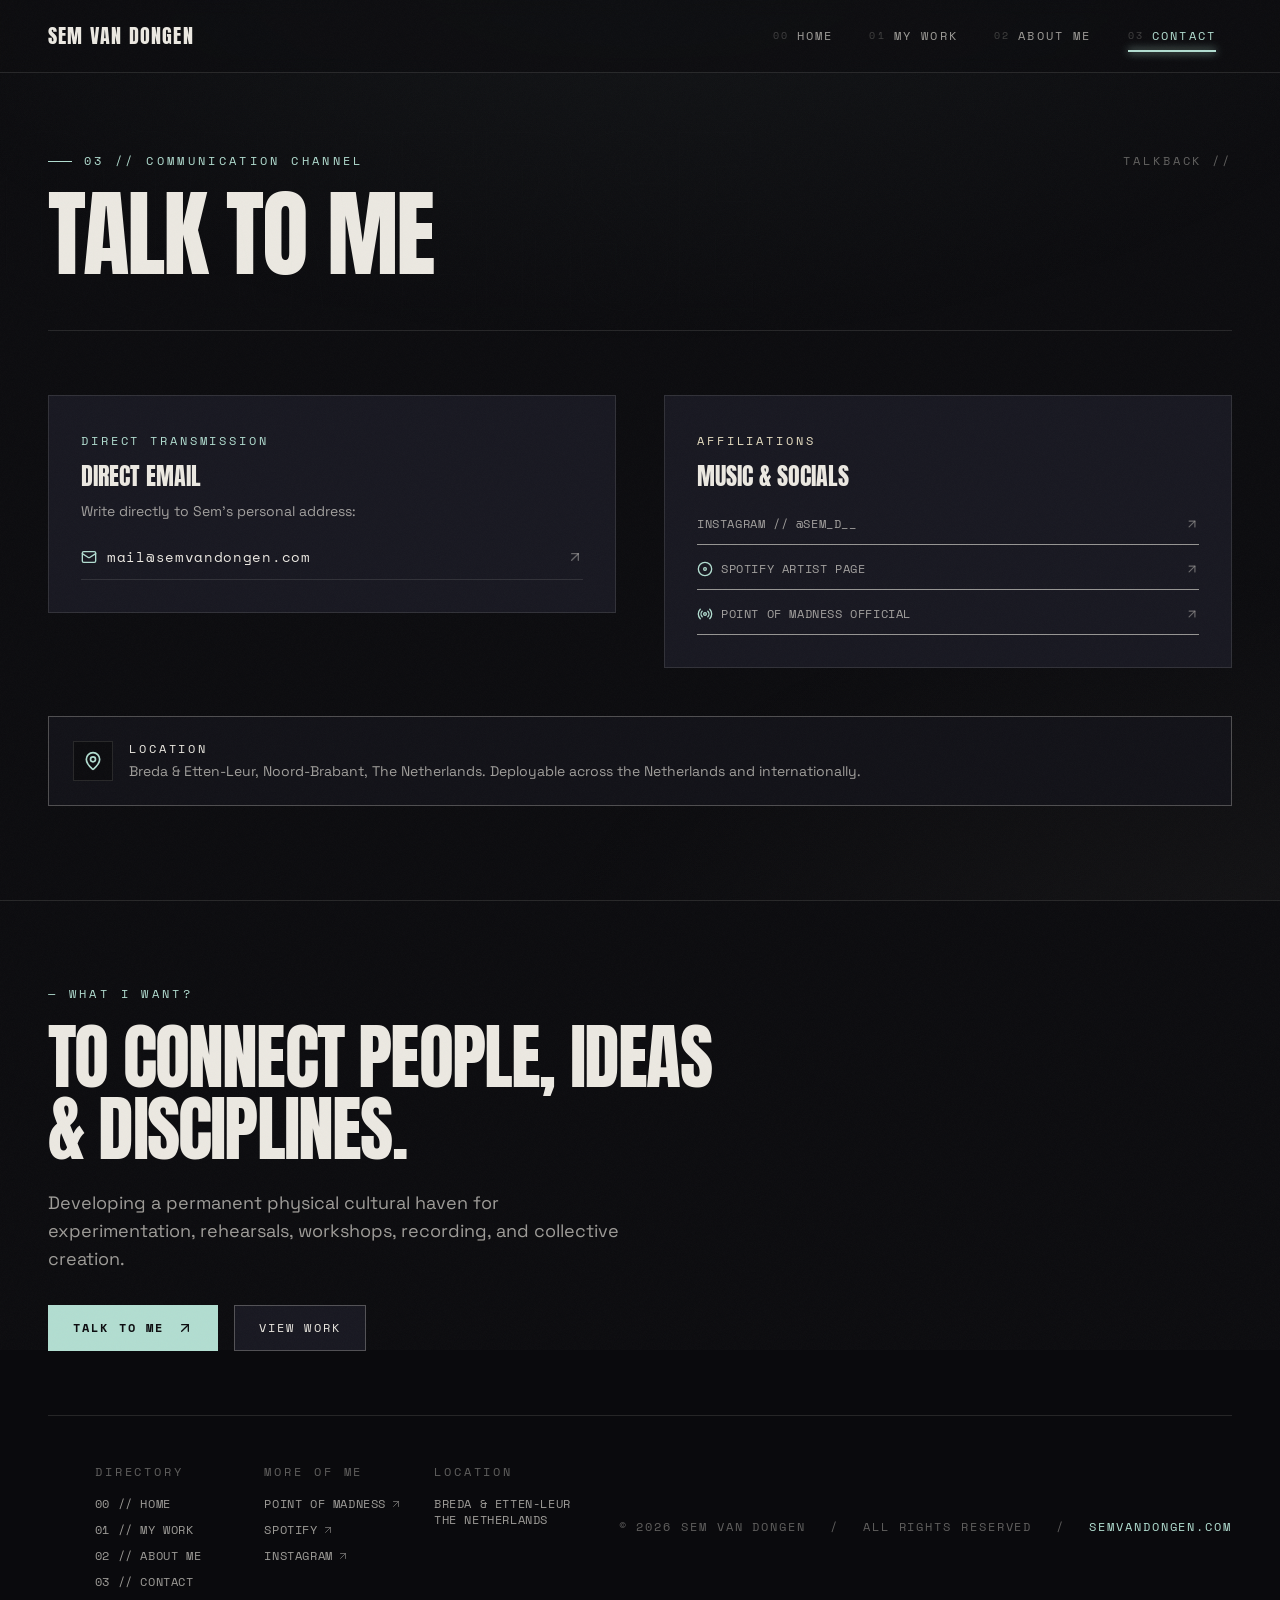
<file: contact.html>
<!DOCTYPE html>
<html lang="en" class="dark">
  <head>
    <meta charset="UTF-8" />
    <meta name="viewport" content="width=device-width, initial-scale=1.0" />
    <title>Contact — Sem van Dongen</title>
    <meta
      name="description"
      content="Get in touch with Sem van Dongen — Multidisciplinary creative based in Breda & Etten-Leur, The Netherlands."
    />

    <!-- Google Fonts -->
    <link rel="preconnect" href="https://fonts.googleapis.com" />
    <link rel="preconnect" href="https://fonts.gstatic.com" crossorigin="anonymous" />
    <link
      href="https://fonts.googleapis.com/css2?family=Anton&family=Space+Grotesk:wght@400;500;600;700&family=Space+Mono:ital,wght@0,400;0,700;1,400&display=swap"
      rel="stylesheet"
    />

    <!-- Stylesheet -->
    <link rel="stylesheet" href="style.css" />
  </head>
  <body class="min-h-screen bg-bg text-ink selection:bg-accent selection:text-bg">
    <!-- Subtle Ambient Texture Layers -->
    <div class="grain-overlay" aria-hidden="true"></div>
    <div class="vignette-overlay" aria-hidden="true"></div>

    <!-- Global Persistent Navigation Header -->
    <header class="header-top fixed top-0 left-0 right-0 z-50 transition-all duration-300 border-b border-line/40 bg-[#0a0a0d]/70 backdrop-blur-sm">
      <div class="mx-auto flex h-[72px] max-w-7xl items-center justify-between px-5 sm:px-8 lg:px-12">
        <!-- Brand: Sem van Dongen -->
        <div class="flex items-center">
          <a href="index.html" class="group inline-flex items-center gap-3.5 focus:outline-none" aria-label="Sem van Dongen — Return to homepage">
            <div class="flex flex-col">
              <span class="font-display text-lg uppercase tracking-[0.06em] text-ink transition-colors duration-200 group-hover:text-accent sm:text-xl">
                SEM VAN DONGEN
              </span>
            </div>
          </a>
        </div>

        <!-- Desktop Navigation Links -->
        <nav class="hidden items-center gap-1 md:flex" aria-label="Main Navigation">
          <!-- 00 Home -->
          <a href="index.html" class="group relative flex items-center gap-2 px-4 py-2 font-mono text-xs uppercase tracking-[0.18em] transition-all duration-200 text-ink-dim hover:text-ink">
            <span class="text-[10px] text-ink-faint opacity-60 group-hover:text-accent">00</span>
            <span>Home</span>
            <span class="absolute bottom-0 left-4 right-4 h-[1px] w-0 bg-ink-faint transition-all duration-200 group-hover:w-[calc(100%-32px)]"></span>
          </a>

          <!-- 01 My Work -->
          <a href="work.html" class="group relative flex items-center gap-2 px-4 py-2 font-mono text-xs uppercase tracking-[0.18em] transition-all duration-200 text-ink-dim hover:text-ink">
            <span class="text-[10px] text-ink-faint opacity-60 group-hover:text-accent">01</span>
            <span>My Work</span>
            <span class="absolute bottom-0 left-4 right-4 h-[1px] w-0 bg-ink-faint transition-all duration-200 group-hover:w-[calc(100%-32px)]"></span>
          </a>

          <!-- 02 About Me -->
          <a href="about.html" class="group relative flex items-center gap-2 px-4 py-2 font-mono text-xs uppercase tracking-[0.18em] transition-all duration-200 text-ink-dim hover:text-ink">
            <span class="text-[10px] text-ink-faint opacity-60 group-hover:text-accent">02</span>
            <span>About Me</span>
            <span class="absolute bottom-0 left-4 right-4 h-[1px] w-0 bg-ink-faint transition-all duration-200 group-hover:w-[calc(100%-32px)]"></span>
          </a>

          <!-- 03 Contact (Active) -->
          <a href="contact.html" class="group relative flex items-center gap-2 px-4 py-2 font-mono text-xs uppercase tracking-[0.18em] transition-all duration-200 text-accent">
            <span class="text-[10px] text-ink-faint opacity-60 group-hover:text-accent">03</span>
            <span>Contact</span>
            <span class="absolute bottom-0 left-4 right-4 h-[2px] bg-accent shadow-[0_0_8px_#b2ded1]"></span>
          </a>
        </nav>

        <!-- Mobile Menu Button -->
        <div class="flex items-center gap-3 md:hidden">
          <button
            id="mobile-menu-btn"
            type="button"
            class="flex h-10 w-10 items-center justify-center border border-line-strong bg-bg-card text-ink transition-colors hover:border-accent hover:text-accent focus:outline-none"
            aria-label="Open navigation menu"
            aria-expanded="false"
          >
            <!-- Hamburger Icon -->
            <svg id="menu-icon-open" class="h-5 w-5" xmlns="http://www.w3.org/2000/svg" width="24" height="24" viewBox="0 0 24 24" fill="none" stroke="currentColor" stroke-width="2" stroke-linecap="round" stroke-linejoin="round">
              <line x1="4" x2="20" y1="12" y2="12"></line>
              <line x1="4" x2="20" y1="6" y2="6"></line>
              <line x1="4" x2="20" y1="18" y2="18"></line>
            </svg>
            <!-- Close Icon -->
            <svg id="menu-icon-close" class="h-5 w-5 hidden" xmlns="http://www.w3.org/2000/svg" width="24" height="24" viewBox="0 0 24 24" fill="none" stroke="currentColor" stroke-width="2" stroke-linecap="round" stroke-linejoin="round">
              <path d="M18 6 6 18"></path>
              <path d="m6 6 12 12"></path>
            </svg>
          </button>
        </div>
      </div>

      <!-- Mobile Navigation Sheet -->
      <div id="mobile-menu-drawer" class="hidden border-b border-line bg-[#0a0a0dfc] px-6 py-8 backdrop-blur-xl md:hidden">
        <div class="mb-6 flex items-center justify-between border-b border-line pb-4 font-mono text-[11px] uppercase tracking-[0.2em] text-ink-faint">
          <span>Directory // Pages</span>
          <span>Available for collaboration</span>
        </div>

        <nav class="flex flex-col gap-2">
          <!-- 00 Home -->
          <a href="index.html" class="flex items-center justify-between border-b border-line/60 py-4 font-display text-2xl uppercase tracking-wider text-ink hover:text-accent transition-colors">
            <span class="flex items-center gap-3">
              <span class="font-mono text-xs tracking-widest text-ink-faint">00 //</span>
              Home
            </span>
          </a>

          <!-- 01 My Work -->
          <a href="work.html" class="flex items-center justify-between border-b border-line/60 py-4 font-display text-2xl uppercase tracking-wider text-ink hover:text-accent transition-colors">
            <span class="flex items-center gap-3">
              <span class="font-mono text-xs tracking-widest text-ink-faint">01 //</span>
              My Work
            </span>
          </a>

          <!-- 02 About Me -->
          <a href="about.html" class="flex items-center justify-between border-b border-line/60 py-4 font-display text-2xl uppercase tracking-wider text-ink hover:text-accent transition-colors">
            <span class="flex items-center gap-3">
              <span class="font-mono text-xs tracking-widest text-ink-faint">02 //</span>
              About Me
            </span>
          </a>

          <!-- 03 Contact (Active) -->
          <a href="contact.html" class="flex items-center justify-between border-b border-line/60 py-4 font-display text-2xl uppercase tracking-wider text-accent transition-colors">
            <span class="flex items-center gap-3">
              <span class="font-mono text-xs tracking-widest text-ink-faint">03 //</span>
              Contact
            </span>
            <span class="font-mono text-[10px] tracking-widest text-accent bg-accent/10 px-2 py-1 border border-accent/40">
              ACTIVE
            </span>
          </a>
        </nav>

        <div class="mt-8 pt-4">
          <a href="contact.html" class="flex w-full items-center justify-center gap-2 border border-accent bg-accent px-6 py-4 font-mono text-xs uppercase tracking-[0.2em] font-bold text-bg transition-all hover:bg-accent/90">
            <span>Start Something</span>
            <svg class="h-4 w-4" xmlns="http://www.w3.org/2000/svg" width="24" height="24" viewBox="0 0 24 24" fill="none" stroke="currentColor" stroke-width="2" stroke-linecap="round" stroke-linejoin="round">
              <path d="M7 7h10v10"></path>
              <path d="M7 17 17 7"></path>
            </svg>
          </a>
        </div>
      </div>
    </header>

    <!-- Persistent spacing behind fixed header -->
    <div class="h-[72px]"></div>

    <!-- Main Content Area -->
    <main class="relative z-10 flex min-h-[calc(100vh-72px)] flex-col">
      <div class="relative py-12 sm:py-20 overflow-hidden">
        <!-- Background Ghost Text -->
        <div class="pointer-events-none absolute top-12 left-0 select-none opacity-10" aria-hidden="true">
          <span class="ghost-watermark text-[16vw] leading-none text-accent">
            CONVERSE
          </span>
        </div>

        <div class="mx-auto max-w-7xl px-5 sm:px-8 lg:px-12">
          <!-- Page Head -->
          <div class="border-b border-line pb-12">
            <div class="flex flex-wrap items-center justify-between gap-4">
              <span class="editorial-kicker">03 // Communication Channel</span>
              <span class="font-mono text-xs uppercase tracking-widest text-ink-faint">
                Talkback //
              </span>
            </div>

            <h1 class="mt-4 font-display text-5xl uppercase leading-[0.9] tracking-tight text-ink sm:text-7xl lg:text-8xl">
              Talk To Me
            </h1>
          </div>

          <!-- ======================================================================= -->
          <!-- MAIN CONTACT LAYOUT                                                     -->
          <!-- ======================================================================= -->
          <div class="mt-16 grid grid-cols-1 gap-8 md:grid-cols-2 lg:gap-12 items-start">
            <!-- Direct Email Card -->
            <div class="border border-line bg-bg-card p-6 sm:p-8">
              <span class="font-mono text-xs uppercase tracking-[0.24em] text-accent">
                Direct Transmission
              </span>
              <h3 class="mt-2 font-display text-2xl uppercase text-ink">
                Direct Email
              </h3>
              <p class="mt-2 font-body text-sm leading-relaxed text-ink-dim">
                Write directly to Sem's personal address:
              </p>

              <div class="mt-6">
                <a
                  href="mailto:sem@semvandongen.com"
                  class="group flex items-center justify-between border-b border-line pb-3 font-mono text-sm tracking-wider text-ink transition-colors hover:text-accent"
                >
                  <span class="flex items-center gap-2.5">
                    <svg class="h-4 w-4 text-accent" xmlns="http://www.w3.org/2000/svg" width="24" height="24" viewBox="0 0 24 24" fill="none" stroke="currentColor" stroke-width="2" stroke-linecap="round" stroke-linejoin="round">
                      <rect width="20" height="16" x="2" y="4" rx="2"></rect>
                      <path d="m22 7-8.97 5.7a1.94 1.94 0 0 1-2.06 0L2 7"></path>
                    </svg>
                    mail@semvandongen.com
                  </span>
                  <svg class="h-4 w-4 text-ink-faint transition-transform group-hover:translate-x-0.5 group-hover:-translate-y-0.5 group-hover:text-accent" xmlns="http://www.w3.org/2000/svg" width="24" height="24" viewBox="0 0 24 24" fill="none" stroke="currentColor" stroke-width="2" stroke-linecap="round" stroke-linejoin="round">
                    <path d="M7 7h10v10"></path>
                    <path d="M7 17 17 7"></path>
                  </svg>
                </a>
              </div>
            </div>

            <!-- Cultural & Music Links -->
            <div class="border border-line bg-bg-card p-6 sm:p-8">
              <span class="font-mono text-xs uppercase tracking-[0.24em] text-bone">
                Affiliations
              </span>
              <h3 class="mt-2 font-display text-2xl uppercase text-ink">
                Music & Socials
              </h3>

              <ul class="mt-6 space-y-4 font-mono text-xs uppercase tracking-wider">
                <li>
                  <a
                    href="https://www.instagram.com/sem_d__/?utm_source=ig_web_button_share_sheet"
                    target="_blank"
                    rel="noopener noreferrer"
                    class="group flex items-center justify-between border-b border-line/60 pb-3 text-ink-dim transition-colors hover:text-accent"
                  >
                    <span>Instagram // @sem_d__</span>
                    <svg class="h-3.5 w-3.5 opacity-60 group-hover:opacity-100" xmlns="http://www.w3.org/2000/svg" width="24" height="24" viewBox="0 0 24 24" fill="none" stroke="currentColor" stroke-width="2" stroke-linecap="round" stroke-linejoin="round">
                      <path d="M7 7h10v10"></path>
                      <path d="M7 17 17 7"></path>
                    </svg>
                  </a>
                </li>
                <li>
                  <a
                    href="https://open.spotify.com/artist/1YhRX1mRz6rzQofSyzlszi"
                    target="_blank"
                    rel="noopener noreferrer"
                    class="group flex items-center justify-between border-b border-line/60 pb-3 text-ink-dim transition-colors hover:text-accent"
                  >
                    <span class="flex items-center gap-2">
                      <svg class="h-4 w-4 text-accent" xmlns="http://www.w3.org/2000/svg" width="24" height="24" viewBox="0 0 24 24" fill="none" stroke="currentColor" stroke-width="2" stroke-linecap="round" stroke-linejoin="round">
                        <circle cx="12" cy="12" r="10"></circle>
                        <circle cx="12" cy="12" r="2"></circle>
                      </svg>
                      Spotify Artist Page
                    </span>
                    <svg class="h-3.5 w-3.5 opacity-60 group-hover:opacity-100" xmlns="http://www.w3.org/2000/svg" width="24" height="24" viewBox="0 0 24 24" fill="none" stroke="currentColor" stroke-width="2" stroke-linecap="round" stroke-linejoin="round">
                      <path d="M7 7h10v10"></path>
                      <path d="M7 17 17 7"></path>
                    </svg>
                  </a>
                </li>
                <li>
                  <a
                    href="https://pointofmadness.nl/"
                    target="_blank"
                    rel="noopener noreferrer"
                    class="group flex items-center justify-between border-b border-line/60 pb-3 text-ink-dim transition-colors hover:text-accent"
                  >
                    <span class="flex items-center gap-2">
                      <svg class="h-4 w-4 text-accent" xmlns="http://www.w3.org/2000/svg" width="24" height="24" viewBox="0 0 24 24" fill="none" stroke="currentColor" stroke-width="2" stroke-linecap="round" stroke-linejoin="round">
                        <path d="M4.9 19.1C1 15.2 1 8.8 4.9 4.9"></path>
                        <path d="M7.8 16.2c-2.3-2.3-2.3-6.1 0-8.5"></path>
                        <circle cx="12" cy="12" r="2"></circle>
                        <path d="M16.2 7.8c2.3 2.3 2.3 6.1 0 8.5"></path>
                        <path d="M19.1 4.9C23 8.8 23 15.1 19.1 19"></path>
                      </svg>
                      Point of Madness Official
                    </span>
                    <svg class="h-3.5 w-3.5 opacity-60 group-hover:opacity-100" xmlns="http://www.w3.org/2000/svg" width="24" height="24" viewBox="0 0 24 24" fill="none" stroke="currentColor" stroke-width="2" stroke-linecap="round" stroke-linejoin="round">
                      <path d="M7 7h10v10"></path>
                      <path d="M7 17 17 7"></path>
                    </svg>
                  </a>
                </li>
              </ul>
            </div>

            <!-- Geographic Coordinates -->
            <div class="border border-line-strong bg-bg-elevated p-6 flex items-start gap-4 md:col-span-2">
              <div class="flex h-10 w-10 shrink-0 items-center justify-center border border-line bg-bg text-accent">
                <svg class="h-5 w-5" xmlns="http://www.w3.org/2000/svg" width="24" height="24" viewBox="0 0 24 24" fill="none" stroke="currentColor" stroke-width="2" stroke-linecap="round" stroke-linejoin="round">
                  <path d="M20 10c0 4.993-5.539 10.193-7.399 11.799a1 1 0 0 1-1.202 0C9.539 20.193 4 14.993 4 10a8 8 0 0 1 16 0"></path>
                  <circle cx="12" cy="10" r="3"></circle>
                </svg>
              </div>
              <div>
                <h4 class="font-mono text-xs uppercase tracking-widest text-ink">
                  Location 
                </h4>
                <p class="mt-1 font-body text-sm text-ink-dim">
                  Breda & Etten-Leur, Noord-Brabant, The Netherlands.
                  Deployable across the Netherlands and internationally.
                </p>
              </div>
            </div>
          </div>
        </div>
      </div>
    </main>

    <!-- Global Persistent Footer -->
    <footer class="relative z-10 border-t border-line bg-bg pt-20 pb-12 text-ink">
      <div class="mx-auto max-w-7xl px-5 sm:px-8 lg:px-12">
        <!-- Top Section: Oversized Editorial Identity -->
        <div class="grid grid-cols-1 gap-12 border-b border-line pb-16 lg:grid-cols-12">
          <div class="lg:col-span-7">
            <span class="font-mono text-xs uppercase tracking-[0.28em] text-accent">— What I want?</span>
            <h2 class="mt-4 font-display text-4xl uppercase leading-[0.95] tracking-tight text-ink sm:text-6xl lg:text-7xl">
              To connect People, Ideas & Disciplines.
            </h2>
            <p class="mt-6 max-w-xl font-body text-base leading-relaxed text-ink-dim sm:text-lg">
              Developing a permanent physical cultural haven for experimentation,
              rehearsals, workshops, recording, and collective creation.
            </p>

            <div class="mt-8 flex flex-wrap gap-4">
              <a
                href="contact.html"
                class="inline-flex items-center gap-3 border border-accent bg-accent px-6 py-3.5 font-mono text-xs font-bold uppercase tracking-[0.18em] text-bg transition-all hover:bg-accent/90"
              >
                <span>Talk to me</span>
                <svg class="h-4 w-4" xmlns="http://www.w3.org/2000/svg" width="24" height="24" viewBox="0 0 24 24" fill="none" stroke="currentColor" stroke-width="2" stroke-linecap="round" stroke-linejoin="round">
                  <path d="M7 7h10v10"></path>
                  <path d="M7 17 17 7"></path>
                </svg>
              </a>
              <a
                href="work.html"
                class="inline-flex items-center gap-3 border border-line-strong bg-bg-card px-6 py-3.5 font-mono text-xs uppercase tracking-[0.18em] text-ink transition-all hover:border-accent hover:text-accent"
              >
                <span>View work</span>
              </a>
            </div>
          </div>
        </div>

        <!-- Bottom Bar -->
        <div class="mt-12 flex flex-col items-start justify-between gap-6 font-mono text-xs uppercase tracking-[0.16em] text-ink-faint sm:flex-row sm:items-center">
          <div class="flex items-center gap-4"></div>

          <div class="grid grid-cols-2 gap-8 sm:grid-cols-3 lg:col-span-5">
            <!-- Column 1: Directory -->
            <div>
              <span class="font-mono text-xs uppercase tracking-[0.24em] text-ink-faint">
                Directory
              </span>
              <ul class="mt-4 space-y-2.5 font-mono text-xs uppercase tracking-wider text-ink-dim">
                <li>
                  <a href="index.html" class="transition-colors hover:text-accent">
                    00 // Home
                  </a>
                </li>
                <li>
                  <a href="work.html" class="transition-colors hover:text-accent">
                    01 // My Work
                  </a>
                </li>
                <li>
                  <a href="about.html" class="transition-colors hover:text-accent">
                    02 // About Me
                  </a>
                </li>
                <li>
                  <a href="contact.html" class="transition-colors hover:text-accent">
                    03 // Contact
                  </a>
                </li>
              </ul>
            </div>

            <!-- Column 2: Ecosystem -->
            <div>
              <span class="font-mono text-xs uppercase tracking-[0.24em] text-ink-faint">
                More of me
              </span>
              <ul class="mt-4 space-y-2.5 font-mono text-xs uppercase tracking-wider text-ink-dim">
                <li>
                  <a
                    href="https://pointofmadness.nl/"
                    target="_blank"
                    rel="noopener noreferrer"
                    class="inline-flex items-center gap-1 transition-colors hover:text-accent"
                  >
                    Point of Madness
                    <svg class="h-3 w-3 opacity-60" xmlns="http://www.w3.org/2000/svg" width="24" height="24" viewBox="0 0 24 24" fill="none" stroke="currentColor" stroke-width="2" stroke-linecap="round" stroke-linejoin="round">
                      <path d="M7 7h10v10"></path>
                      <path d="M7 17 17 7"></path>
                    </svg>
                  </a>
                </li>
                <li>
                  <a
                    href="https://open.spotify.com/artist/1YhRX1mRz6rzQofSyzlszi"
                    target="_blank"
                    rel="noopener noreferrer"
                    class="inline-flex items-center gap-1 transition-colors hover:text-accent"
                  >
                    Spotify
                    <svg class="h-3 w-3 opacity-60" xmlns="http://www.w3.org/2000/svg" width="24" height="24" viewBox="0 0 24 24" fill="none" stroke="currentColor" stroke-width="2" stroke-linecap="round" stroke-linejoin="round">
                      <path d="M7 7h10v10"></path>
                      <path d="M7 17 17 7"></path>
                    </svg>
                  </a>
                </li>
                <li>
                  <a
                    href="https://www.instagram.com/sem_d__/?utm_source=ig_web_button_share_sheet"
                    target="_blank"
                    rel="noopener noreferrer"
                    class="inline-flex items-center gap-1 transition-colors hover:text-accent"
                  >
                    Instagram
                    <svg class="h-3 w-3 opacity-60" xmlns="http://www.w3.org/2000/svg" width="24" height="24" viewBox="0 0 24 24" fill="none" stroke="currentColor" stroke-width="2" stroke-linecap="round" stroke-linejoin="round">
                      <path d="M7 7h10v10"></path>
                      <path d="M7 17 17 7"></path>
                    </svg>
                  </a>
                </li>
              </ul>
            </div>

            <!-- Column 3: Location -->
            <div class="col-span-2 sm:col-span-1">
              <span class="font-mono text-xs uppercase tracking-[0.24em] text-ink-faint">
                Location
              </span>
              <p class="mt-4 font-mono text-xs tracking-wider text-ink-dim">
                Breda & Etten-Leur<br />
                The Netherlands
              </p>
            </div>
          </div>

          <div class="flex flex-wrap items-center gap-6">
            <span>&copy; <span id="current-year">2026</span> Sem van Dongen</span>
            <span class="hidden sm:inline-block">/</span>
            <span>All Rights Reserved</span>
            <span class="hidden sm:inline-block">/</span>
            <span class="text-accent">semvandongen.com</span>
          </div>
        </div>
      </div>
    </footer>

    <!-- Scripts -->
    <script src="main.js"></script>
  </body>
</html>
</file>
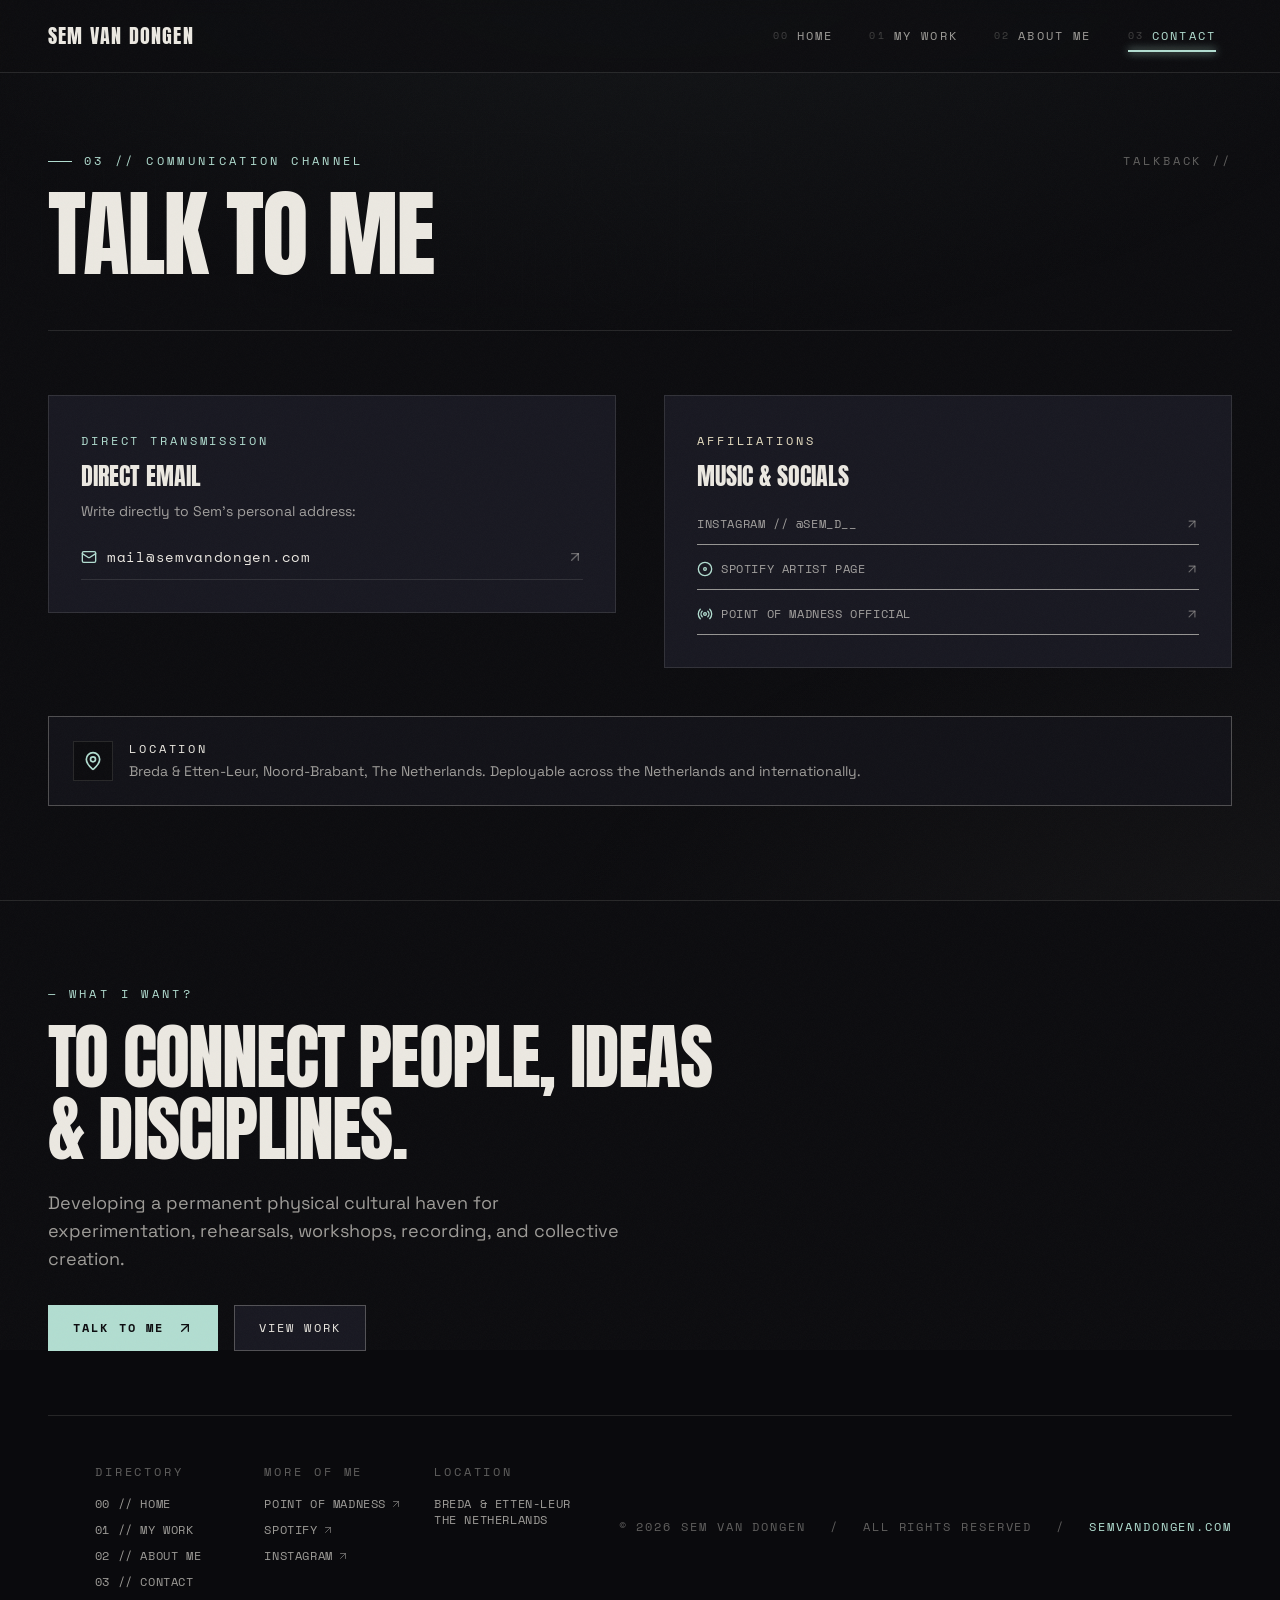
<file: portfolio/contact.html>
<!DOCTYPE html>
<html lang="en" class="dark">
  <head>
    <meta charset="UTF-8" />
    <meta name="viewport" content="width=device-width, initial-scale=1.0" />
    <title>Contact — Sem van Dongen</title>
    <meta
      name="description"
      content="Get in touch with Sem van Dongen — Multidisciplinary creative based in Breda & Etten-Leur, The Netherlands."
    />

    <!-- Google Fonts -->
    <link rel="preconnect" href="https://fonts.googleapis.com" />
    <link rel="preconnect" href="https://fonts.gstatic.com" crossorigin="anonymous" />
    <link
      href="https://fonts.googleapis.com/css2?family=Anton&family=Space+Grotesk:wght@400;500;600;700&family=Space+Mono:ital,wght@0,400;0,700;1,400&display=swap"
      rel="stylesheet"
    />

    <!-- Stylesheet -->
    <link rel="stylesheet" href="css/style.css" />
  </head>
  <body class="min-h-screen bg-bg text-ink selection:bg-accent selection:text-bg">
    <!-- Subtle Ambient Texture Layers -->
    <div class="grain-overlay" aria-hidden="true"></div>
    <div class="vignette-overlay" aria-hidden="true"></div>

    <!-- Global Persistent Navigation Header -->
    <header class="header-top fixed top-0 left-0 right-0 z-50 transition-all duration-300 border-b border-line/40 bg-[#0a0a0d]/70 backdrop-blur-sm">
      <div class="mx-auto flex h-[72px] max-w-7xl items-center justify-between px-5 sm:px-8 lg:px-12">
        <!-- Brand: Sem van Dongen -->
        <div class="flex items-center">
          <a href="index.html" class="group inline-flex items-center gap-3.5 focus:outline-none" aria-label="Sem van Dongen — Return to homepage">
            <div class="flex flex-col">
              <span class="font-display text-lg uppercase tracking-[0.06em] text-ink transition-colors duration-200 group-hover:text-accent sm:text-xl">
                SEM VAN DONGEN
              </span>
            </div>
          </a>
        </div>

        <!-- Desktop Navigation Links -->
        <nav class="hidden items-center gap-1 md:flex" aria-label="Main Navigation">
          <!-- 00 Home -->
          <a href="index.html" class="group relative flex items-center gap-2 px-4 py-2 font-mono text-xs uppercase tracking-[0.18em] transition-all duration-200 text-ink-dim hover:text-ink">
            <span class="text-[10px] text-ink-faint opacity-60 group-hover:text-accent">00</span>
            <span>Home</span>
            <span class="absolute bottom-0 left-4 right-4 h-[1px] w-0 bg-ink-faint transition-all duration-200 group-hover:w-[calc(100%-32px)]"></span>
          </a>

          <!-- 01 My Work -->
          <a href="work.html" class="group relative flex items-center gap-2 px-4 py-2 font-mono text-xs uppercase tracking-[0.18em] transition-all duration-200 text-ink-dim hover:text-ink">
            <span class="text-[10px] text-ink-faint opacity-60 group-hover:text-accent">01</span>
            <span>My Work</span>
            <span class="absolute bottom-0 left-4 right-4 h-[1px] w-0 bg-ink-faint transition-all duration-200 group-hover:w-[calc(100%-32px)]"></span>
          </a>

          <!-- 02 About Me -->
          <a href="about.html" class="group relative flex items-center gap-2 px-4 py-2 font-mono text-xs uppercase tracking-[0.18em] transition-all duration-200 text-ink-dim hover:text-ink">
            <span class="text-[10px] text-ink-faint opacity-60 group-hover:text-accent">02</span>
            <span>About Me</span>
            <span class="absolute bottom-0 left-4 right-4 h-[1px] w-0 bg-ink-faint transition-all duration-200 group-hover:w-[calc(100%-32px)]"></span>
          </a>

          <!-- 03 Contact (Active) -->
          <a href="contact.html" class="group relative flex items-center gap-2 px-4 py-2 font-mono text-xs uppercase tracking-[0.18em] transition-all duration-200 text-accent">
            <span class="text-[10px] text-ink-faint opacity-60 group-hover:text-accent">03</span>
            <span>Contact</span>
            <span class="absolute bottom-0 left-4 right-4 h-[2px] bg-accent shadow-[0_0_8px_#b2ded1]"></span>
          </a>
        </nav>

        <!-- Mobile Menu Button -->
        <div class="flex items-center gap-3 md:hidden">
          <button
            id="mobile-menu-btn"
            type="button"
            class="flex h-10 w-10 items-center justify-center border border-line-strong bg-bg-card text-ink transition-colors hover:border-accent hover:text-accent focus:outline-none"
            aria-label="Open navigation menu"
            aria-expanded="false"
          >
            <!-- Hamburger Icon -->
            <svg id="menu-icon-open" class="h-5 w-5" xmlns="http://www.w3.org/2000/svg" width="24" height="24" viewBox="0 0 24 24" fill="none" stroke="currentColor" stroke-width="2" stroke-linecap="round" stroke-linejoin="round">
              <line x1="4" x2="20" y1="12" y2="12"></line>
              <line x1="4" x2="20" y1="6" y2="6"></line>
              <line x1="4" x2="20" y1="18" y2="18"></line>
            </svg>
            <!-- Close Icon -->
            <svg id="menu-icon-close" class="h-5 w-5 hidden" xmlns="http://www.w3.org/2000/svg" width="24" height="24" viewBox="0 0 24 24" fill="none" stroke="currentColor" stroke-width="2" stroke-linecap="round" stroke-linejoin="round">
              <path d="M18 6 6 18"></path>
              <path d="m6 6 12 12"></path>
            </svg>
          </button>
        </div>
      </div>

      <!-- Mobile Navigation Sheet -->
      <div id="mobile-menu-drawer" class="hidden border-b border-line bg-[#0a0a0dfc] px-6 py-8 backdrop-blur-xl md:hidden">
        <div class="mb-6 flex items-center justify-between border-b border-line pb-4 font-mono text-[11px] uppercase tracking-[0.2em] text-ink-faint">
          <span>Directory // Pages</span>
          <span>Available for collaboration</span>
        </div>

        <nav class="flex flex-col gap-2">
          <!-- 00 Home -->
          <a href="index.html" class="flex items-center justify-between border-b border-line/60 py-4 font-display text-2xl uppercase tracking-wider text-ink hover:text-accent transition-colors">
            <span class="flex items-center gap-3">
              <span class="font-mono text-xs tracking-widest text-ink-faint">00 //</span>
              Home
            </span>
          </a>

          <!-- 01 My Work -->
          <a href="work.html" class="flex items-center justify-between border-b border-line/60 py-4 font-display text-2xl uppercase tracking-wider text-ink hover:text-accent transition-colors">
            <span class="flex items-center gap-3">
              <span class="font-mono text-xs tracking-widest text-ink-faint">01 //</span>
              My Work
            </span>
          </a>

          <!-- 02 About Me -->
          <a href="about.html" class="flex items-center justify-between border-b border-line/60 py-4 font-display text-2xl uppercase tracking-wider text-ink hover:text-accent transition-colors">
            <span class="flex items-center gap-3">
              <span class="font-mono text-xs tracking-widest text-ink-faint">02 //</span>
              About Me
            </span>
          </a>

          <!-- 03 Contact (Active) -->
          <a href="contact.html" class="flex items-center justify-between border-b border-line/60 py-4 font-display text-2xl uppercase tracking-wider text-accent transition-colors">
            <span class="flex items-center gap-3">
              <span class="font-mono text-xs tracking-widest text-ink-faint">03 //</span>
              Contact
            </span>
            <span class="font-mono text-[10px] tracking-widest text-accent bg-accent/10 px-2 py-1 border border-accent/40">
              ACTIVE
            </span>
          </a>
        </nav>

        <div class="mt-8 pt-4">
          <a href="contact.html" class="flex w-full items-center justify-center gap-2 border border-accent bg-accent px-6 py-4 font-mono text-xs uppercase tracking-[0.2em] font-bold text-bg transition-all hover:bg-accent/90">
            <span>Start Something</span>
            <svg class="h-4 w-4" xmlns="http://www.w3.org/2000/svg" width="24" height="24" viewBox="0 0 24 24" fill="none" stroke="currentColor" stroke-width="2" stroke-linecap="round" stroke-linejoin="round">
              <path d="M7 7h10v10"></path>
              <path d="M7 17 17 7"></path>
            </svg>
          </a>
        </div>
      </div>
    </header>

    <!-- Persistent spacing behind fixed header -->
    <div class="h-[72px]"></div>

    <!-- Main Content Area -->
    <main class="relative z-10 flex min-h-[calc(100vh-72px)] flex-col">
      <div class="relative py-12 sm:py-20 overflow-hidden">
        <!-- Background Ghost Text -->
        <div class="pointer-events-none absolute top-12 left-0 select-none opacity-10" aria-hidden="true">
          <span class="ghost-watermark text-[16vw] leading-none text-accent">
            CONVERSE
          </span>
        </div>

        <div class="mx-auto max-w-7xl px-5 sm:px-8 lg:px-12">
          <!-- Page Head -->
          <div class="border-b border-line pb-12">
            <div class="flex flex-wrap items-center justify-between gap-4">
              <span class="editorial-kicker">03 // Communication Channel</span>
              <span class="font-mono text-xs uppercase tracking-widest text-ink-faint">
                Talkback //
              </span>
            </div>

            <h1 class="mt-4 font-display text-5xl uppercase leading-[0.9] tracking-tight text-ink sm:text-7xl lg:text-8xl">
              Talk To Me
            </h1>
          </div>

          <!-- ======================================================================= -->
          <!-- MAIN CONTACT LAYOUT                                                     -->
          <!-- ======================================================================= -->
          <div class="mt-16 grid grid-cols-1 gap-8 md:grid-cols-2 lg:gap-12 items-start">
            <!-- Direct Email Card -->
            <div class="border border-line bg-bg-card p-6 sm:p-8">
              <span class="font-mono text-xs uppercase tracking-[0.24em] text-accent">
                Direct Transmission
              </span>
              <h3 class="mt-2 font-display text-2xl uppercase text-ink">
                Direct Email
              </h3>
              <p class="mt-2 font-body text-sm leading-relaxed text-ink-dim">
                Write directly to Sem's personal address:
              </p>

              <div class="mt-6">
                <a
                  href="mailto:sem@semvandongen.com"
                  class="group flex items-center justify-between border-b border-line pb-3 font-mono text-sm tracking-wider text-ink transition-colors hover:text-accent"
                >
                  <span class="flex items-center gap-2.5">
                    <svg class="h-4 w-4 text-accent" xmlns="http://www.w3.org/2000/svg" width="24" height="24" viewBox="0 0 24 24" fill="none" stroke="currentColor" stroke-width="2" stroke-linecap="round" stroke-linejoin="round">
                      <rect width="20" height="16" x="2" y="4" rx="2"></rect>
                      <path d="m22 7-8.97 5.7a1.94 1.94 0 0 1-2.06 0L2 7"></path>
                    </svg>
                    mail@semvandongen.com
                  </span>
                  <svg class="h-4 w-4 text-ink-faint transition-transform group-hover:translate-x-0.5 group-hover:-translate-y-0.5 group-hover:text-accent" xmlns="http://www.w3.org/2000/svg" width="24" height="24" viewBox="0 0 24 24" fill="none" stroke="currentColor" stroke-width="2" stroke-linecap="round" stroke-linejoin="round">
                    <path d="M7 7h10v10"></path>
                    <path d="M7 17 17 7"></path>
                  </svg>
                </a>
              </div>
            </div>

            <!-- Cultural & Music Links -->
            <div class="border border-line bg-bg-card p-6 sm:p-8">
              <span class="font-mono text-xs uppercase tracking-[0.24em] text-bone">
                Affiliations
              </span>
              <h3 class="mt-2 font-display text-2xl uppercase text-ink">
                Music & Socials
              </h3>

              <ul class="mt-6 space-y-4 font-mono text-xs uppercase tracking-wider">
                <li>
                  <a
                    href="https://www.instagram.com/sem_d__/?utm_source=ig_web_button_share_sheet"
                    target="_blank"
                    rel="noopener noreferrer"
                    class="group flex items-center justify-between border-b border-line/60 pb-3 text-ink-dim transition-colors hover:text-accent"
                  >
                    <span>Instagram // @sem_d__</span>
                    <svg class="h-3.5 w-3.5 opacity-60 group-hover:opacity-100" xmlns="http://www.w3.org/2000/svg" width="24" height="24" viewBox="0 0 24 24" fill="none" stroke="currentColor" stroke-width="2" stroke-linecap="round" stroke-linejoin="round">
                      <path d="M7 7h10v10"></path>
                      <path d="M7 17 17 7"></path>
                    </svg>
                  </a>
                </li>
                <li>
                  <a
                    href="https://open.spotify.com/artist/1YhRX1mRz6rzQofSyzlszi"
                    target="_blank"
                    rel="noopener noreferrer"
                    class="group flex items-center justify-between border-b border-line/60 pb-3 text-ink-dim transition-colors hover:text-accent"
                  >
                    <span class="flex items-center gap-2">
                      <svg class="h-4 w-4 text-accent" xmlns="http://www.w3.org/2000/svg" width="24" height="24" viewBox="0 0 24 24" fill="none" stroke="currentColor" stroke-width="2" stroke-linecap="round" stroke-linejoin="round">
                        <circle cx="12" cy="12" r="10"></circle>
                        <circle cx="12" cy="12" r="2"></circle>
                      </svg>
                      Spotify Artist Page
                    </span>
                    <svg class="h-3.5 w-3.5 opacity-60 group-hover:opacity-100" xmlns="http://www.w3.org/2000/svg" width="24" height="24" viewBox="0 0 24 24" fill="none" stroke="currentColor" stroke-width="2" stroke-linecap="round" stroke-linejoin="round">
                      <path d="M7 7h10v10"></path>
                      <path d="M7 17 17 7"></path>
                    </svg>
                  </a>
                </li>
                <li>
                  <a
                    href="https://pointofmadness.nl/"
                    target="_blank"
                    rel="noopener noreferrer"
                    class="group flex items-center justify-between border-b border-line/60 pb-3 text-ink-dim transition-colors hover:text-accent"
                  >
                    <span class="flex items-center gap-2">
                      <svg class="h-4 w-4 text-accent" xmlns="http://www.w3.org/2000/svg" width="24" height="24" viewBox="0 0 24 24" fill="none" stroke="currentColor" stroke-width="2" stroke-linecap="round" stroke-linejoin="round">
                        <path d="M4.9 19.1C1 15.2 1 8.8 4.9 4.9"></path>
                        <path d="M7.8 16.2c-2.3-2.3-2.3-6.1 0-8.5"></path>
                        <circle cx="12" cy="12" r="2"></circle>
                        <path d="M16.2 7.8c2.3 2.3 2.3 6.1 0 8.5"></path>
                        <path d="M19.1 4.9C23 8.8 23 15.1 19.1 19"></path>
                      </svg>
                      Point of Madness Official
                    </span>
                    <svg class="h-3.5 w-3.5 opacity-60 group-hover:opacity-100" xmlns="http://www.w3.org/2000/svg" width="24" height="24" viewBox="0 0 24 24" fill="none" stroke="currentColor" stroke-width="2" stroke-linecap="round" stroke-linejoin="round">
                      <path d="M7 7h10v10"></path>
                      <path d="M7 17 17 7"></path>
                    </svg>
                  </a>
                </li>
              </ul>
            </div>

            <!-- Geographic Coordinates -->
            <div class="border border-line-strong bg-bg-elevated p-6 flex items-start gap-4 md:col-span-2">
              <div class="flex h-10 w-10 shrink-0 items-center justify-center border border-line bg-bg text-accent">
                <svg class="h-5 w-5" xmlns="http://www.w3.org/2000/svg" width="24" height="24" viewBox="0 0 24 24" fill="none" stroke="currentColor" stroke-width="2" stroke-linecap="round" stroke-linejoin="round">
                  <path d="M20 10c0 4.993-5.539 10.193-7.399 11.799a1 1 0 0 1-1.202 0C9.539 20.193 4 14.993 4 10a8 8 0 0 1 16 0"></path>
                  <circle cx="12" cy="10" r="3"></circle>
                </svg>
              </div>
              <div>
                <h4 class="font-mono text-xs uppercase tracking-widest text-ink">
                  Location 
                </h4>
                <p class="mt-1 font-body text-sm text-ink-dim">
                  Breda & Etten-Leur, Noord-Brabant, The Netherlands.
                  Deployable across the Netherlands and internationally.
                </p>
              </div>
            </div>
          </div>
        </div>
      </div>
    </main>

    <!-- Global Persistent Footer -->
    <footer class="relative z-10 border-t border-line bg-bg pt-20 pb-12 text-ink">
      <div class="mx-auto max-w-7xl px-5 sm:px-8 lg:px-12">
        <!-- Top Section: Oversized Editorial Identity -->
        <div class="grid grid-cols-1 gap-12 border-b border-line pb-16 lg:grid-cols-12">
          <div class="lg:col-span-7">
            <span class="font-mono text-xs uppercase tracking-[0.28em] text-accent">— What I want?</span>
            <h2 class="mt-4 font-display text-4xl uppercase leading-[0.95] tracking-tight text-ink sm:text-6xl lg:text-7xl">
              To connect People, Ideas & Disciplines.
            </h2>
            <p class="mt-6 max-w-xl font-body text-base leading-relaxed text-ink-dim sm:text-lg">
              Developing a permanent physical cultural haven for experimentation,
              rehearsals, workshops, recording, and collective creation.
            </p>

            <div class="mt-8 flex flex-wrap gap-4">
              <a
                href="contact.html"
                class="inline-flex items-center gap-3 border border-accent bg-accent px-6 py-3.5 font-mono text-xs font-bold uppercase tracking-[0.18em] text-bg transition-all hover:bg-accent/90"
              >
                <span>Talk to me</span>
                <svg class="h-4 w-4" xmlns="http://www.w3.org/2000/svg" width="24" height="24" viewBox="0 0 24 24" fill="none" stroke="currentColor" stroke-width="2" stroke-linecap="round" stroke-linejoin="round">
                  <path d="M7 7h10v10"></path>
                  <path d="M7 17 17 7"></path>
                </svg>
              </a>
              <a
                href="work.html"
                class="inline-flex items-center gap-3 border border-line-strong bg-bg-card px-6 py-3.5 font-mono text-xs uppercase tracking-[0.18em] text-ink transition-all hover:border-accent hover:text-accent"
              >
                <span>View work</span>
              </a>
            </div>
          </div>
        </div>

        <!-- Bottom Bar -->
        <div class="mt-12 flex flex-col items-start justify-between gap-6 font-mono text-xs uppercase tracking-[0.16em] text-ink-faint sm:flex-row sm:items-center">
          <div class="flex items-center gap-4"></div>

          <div class="grid grid-cols-2 gap-8 sm:grid-cols-3 lg:col-span-5">
            <!-- Column 1: Directory -->
            <div>
              <span class="font-mono text-xs uppercase tracking-[0.24em] text-ink-faint">
                Directory
              </span>
              <ul class="mt-4 space-y-2.5 font-mono text-xs uppercase tracking-wider text-ink-dim">
                <li>
                  <a href="index.html" class="transition-colors hover:text-accent">
                    00 // Home
                  </a>
                </li>
                <li>
                  <a href="work.html" class="transition-colors hover:text-accent">
                    01 // My Work
                  </a>
                </li>
                <li>
                  <a href="about.html" class="transition-colors hover:text-accent">
                    02 // About Me
                  </a>
                </li>
                <li>
                  <a href="contact.html" class="transition-colors hover:text-accent">
                    03 // Contact
                  </a>
                </li>
              </ul>
            </div>

            <!-- Column 2: Ecosystem -->
            <div>
              <span class="font-mono text-xs uppercase tracking-[0.24em] text-ink-faint">
                More of me
              </span>
              <ul class="mt-4 space-y-2.5 font-mono text-xs uppercase tracking-wider text-ink-dim">
                <li>
                  <a
                    href="https://pointofmadness.nl/"
                    target="_blank"
                    rel="noopener noreferrer"
                    class="inline-flex items-center gap-1 transition-colors hover:text-accent"
                  >
                    Point of Madness
                    <svg class="h-3 w-3 opacity-60" xmlns="http://www.w3.org/2000/svg" width="24" height="24" viewBox="0 0 24 24" fill="none" stroke="currentColor" stroke-width="2" stroke-linecap="round" stroke-linejoin="round">
                      <path d="M7 7h10v10"></path>
                      <path d="M7 17 17 7"></path>
                    </svg>
                  </a>
                </li>
                <li>
                  <a
                    href="https://open.spotify.com/artist/1YhRX1mRz6rzQofSyzlszi"
                    target="_blank"
                    rel="noopener noreferrer"
                    class="inline-flex items-center gap-1 transition-colors hover:text-accent"
                  >
                    Spotify
                    <svg class="h-3 w-3 opacity-60" xmlns="http://www.w3.org/2000/svg" width="24" height="24" viewBox="0 0 24 24" fill="none" stroke="currentColor" stroke-width="2" stroke-linecap="round" stroke-linejoin="round">
                      <path d="M7 7h10v10"></path>
                      <path d="M7 17 17 7"></path>
                    </svg>
                  </a>
                </li>
                <li>
                  <a
                    href="https://www.instagram.com/sem_d__/?utm_source=ig_web_button_share_sheet"
                    target="_blank"
                    rel="noopener noreferrer"
                    class="inline-flex items-center gap-1 transition-colors hover:text-accent"
                  >
                    Instagram
                    <svg class="h-3 w-3 opacity-60" xmlns="http://www.w3.org/2000/svg" width="24" height="24" viewBox="0 0 24 24" fill="none" stroke="currentColor" stroke-width="2" stroke-linecap="round" stroke-linejoin="round">
                      <path d="M7 7h10v10"></path>
                      <path d="M7 17 17 7"></path>
                    </svg>
                  </a>
                </li>
              </ul>
            </div>

            <!-- Column 3: Location -->
            <div class="col-span-2 sm:col-span-1">
              <span class="font-mono text-xs uppercase tracking-[0.24em] text-ink-faint">
                Location
              </span>
              <p class="mt-4 font-mono text-xs tracking-wider text-ink-dim">
                Breda & Etten-Leur<br />
                The Netherlands
              </p>
            </div>
          </div>

          <div class="flex flex-wrap items-center gap-6">
            <span>&copy; <span id="current-year">2026</span> Sem van Dongen</span>
            <span class="hidden sm:inline-block">/</span>
            <span>All Rights Reserved</span>
            <span class="hidden sm:inline-block">/</span>
            <span class="text-accent">semvandongen.com</span>
          </div>
        </div>
      </div>
    </footer>

    <!-- Scripts -->
    <script src="js/main.js"></script>
  </body>
</html>
</file>
<file: style.css>
*, ::before, ::after {
  --tw-border-spacing-x: 0;
  --tw-border-spacing-y: 0;
  --tw-translate-x: 0;
  --tw-translate-y: 0;
  --tw-rotate: 0;
  --tw-skew-x: 0;
  --tw-skew-y: 0;
  --tw-scale-x: 1;
  --tw-scale-y: 1;
  --tw-pan-x:  ;
  --tw-pan-y:  ;
  --tw-pinch-zoom:  ;
  --tw-scroll-snap-strictness: proximity;
  --tw-gradient-from-position:  ;
  --tw-gradient-via-position:  ;
  --tw-gradient-to-position:  ;
  --tw-ordinal:  ;
  --tw-slashed-zero:  ;
  --tw-numeric-figure:  ;
  --tw-numeric-spacing:  ;
  --tw-numeric-fraction:  ;
  --tw-ring-inset:  ;
  --tw-ring-offset-width: 0px;
  --tw-ring-offset-color: #fff;
  --tw-ring-color: rgb(59 130 246 / 0.5);
  --tw-ring-offset-shadow: 0 0 #0000;
  --tw-ring-shadow: 0 0 #0000;
  --tw-shadow: 0 0 #0000;
  --tw-shadow-colored: 0 0 #0000;
  --tw-blur:  ;
  --tw-brightness:  ;
  --tw-contrast:  ;
  --tw-grayscale:  ;
  --tw-hue-rotate:  ;
  --tw-invert:  ;
  --tw-saturate:  ;
  --tw-sepia:  ;
  --tw-drop-shadow:  ;
  --tw-backdrop-blur:  ;
  --tw-backdrop-brightness:  ;
  --tw-backdrop-contrast:  ;
  --tw-backdrop-grayscale:  ;
  --tw-backdrop-hue-rotate:  ;
  --tw-backdrop-invert:  ;
  --tw-backdrop-opacity:  ;
  --tw-backdrop-saturate:  ;
  --tw-backdrop-sepia:  ;
  --tw-contain-size:  ;
  --tw-contain-layout:  ;
  --tw-contain-paint:  ;
  --tw-contain-style:  ;
}

::backdrop {
  --tw-border-spacing-x: 0;
  --tw-border-spacing-y: 0;
  --tw-translate-x: 0;
  --tw-translate-y: 0;
  --tw-rotate: 0;
  --tw-skew-x: 0;
  --tw-skew-y: 0;
  --tw-scale-x: 1;
  --tw-scale-y: 1;
  --tw-pan-x:  ;
  --tw-pan-y:  ;
  --tw-pinch-zoom:  ;
  --tw-scroll-snap-strictness: proximity;
  --tw-gradient-from-position:  ;
  --tw-gradient-via-position:  ;
  --tw-gradient-to-position:  ;
  --tw-ordinal:  ;
  --tw-slashed-zero:  ;
  --tw-numeric-figure:  ;
  --tw-numeric-spacing:  ;
  --tw-numeric-fraction:  ;
  --tw-ring-inset:  ;
  --tw-ring-offset-width: 0px;
  --tw-ring-offset-color: #fff;
  --tw-ring-color: rgb(59 130 246 / 0.5);
  --tw-ring-offset-shadow: 0 0 #0000;
  --tw-ring-shadow: 0 0 #0000;
  --tw-shadow: 0 0 #0000;
  --tw-shadow-colored: 0 0 #0000;
  --tw-blur:  ;
  --tw-brightness:  ;
  --tw-contrast:  ;
  --tw-grayscale:  ;
  --tw-hue-rotate:  ;
  --tw-invert:  ;
  --tw-saturate:  ;
  --tw-sepia:  ;
  --tw-drop-shadow:  ;
  --tw-backdrop-blur:  ;
  --tw-backdrop-brightness:  ;
  --tw-backdrop-contrast:  ;
  --tw-backdrop-grayscale:  ;
  --tw-backdrop-hue-rotate:  ;
  --tw-backdrop-invert:  ;
  --tw-backdrop-opacity:  ;
  --tw-backdrop-saturate:  ;
  --tw-backdrop-sepia:  ;
  --tw-contain-size:  ;
  --tw-contain-layout:  ;
  --tw-contain-paint:  ;
  --tw-contain-style:  ;
}

/*
! tailwindcss v3.4.19 | MIT License | https://tailwindcss.com
*/

/*
1. Prevent padding and border from affecting element width. (https://github.com/mozdevs/cssremedy/issues/4)
2. Allow adding a border to an element by just adding a border-width. (https://github.com/tailwindcss/tailwindcss/pull/116)
*/

*,
::before,
::after {
  box-sizing: border-box;
  /* 1 */
  border-width: 0;
  /* 2 */
  border-style: solid;
  /* 2 */
  border-color: #e5e7eb;
  /* 2 */
}

::before,
::after {
  --tw-content: '';
}

/*
1. Use a consistent sensible line-height in all browsers.
2. Prevent adjustments of font size after orientation changes in iOS.
3. Use a more readable tab size.
4. Use the user's configured `sans` font-family by default.
5. Use the user's configured `sans` font-feature-settings by default.
6. Use the user's configured `sans` font-variation-settings by default.
7. Disable tap highlights on iOS
*/

html,
:host {
  line-height: 1.5;
  /* 1 */
  -webkit-text-size-adjust: 100%;
  /* 2 */
  -moz-tab-size: 4;
  /* 3 */
  -o-tab-size: 4;
     tab-size: 4;
  /* 3 */
  font-family: ui-sans-serif, system-ui, sans-serif, "Apple Color Emoji", "Segoe UI Emoji", "Segoe UI Symbol", "Noto Color Emoji";
  /* 4 */
  font-feature-settings: normal;
  /* 5 */
  font-variation-settings: normal;
  /* 6 */
  -webkit-tap-highlight-color: transparent;
  /* 7 */
}

/*
1. Remove the margin in all browsers.
2. Inherit line-height from `html` so users can set them as a class directly on the `html` element.
*/

body {
  margin: 0;
  /* 1 */
  line-height: inherit;
  /* 2 */
}

/*
1. Add the correct height in Firefox.
2. Correct the inheritance of border color in Firefox. (https://bugzilla.mozilla.org/show_bug.cgi?id=190655)
3. Ensure horizontal rules are visible by default.
*/

hr {
  height: 0;
  /* 1 */
  color: inherit;
  /* 2 */
  border-top-width: 1px;
  /* 3 */
}

/*
Add the correct text decoration in Chrome, Edge, and Safari.
*/

abbr:where([title]) {
  -webkit-text-decoration: underline dotted;
          text-decoration: underline dotted;
}

/*
Remove the default font size and weight for headings.
*/

h1,
h2,
h3,
h4,
h5,
h6 {
  font-size: inherit;
  font-weight: inherit;
}

/*
Reset links to optimize for opt-in styling instead of opt-out.
*/

a {
  color: inherit;
  text-decoration: inherit;
}

/*
Add the correct font weight in Edge and Safari.
*/

b,
strong {
  font-weight: bolder;
}

/*
1. Use the user's configured `mono` font-family by default.
2. Use the user's configured `mono` font-feature-settings by default.
3. Use the user's configured `mono` font-variation-settings by default.
4. Correct the odd `em` font sizing in all browsers.
*/

code,
kbd,
samp,
pre {
  font-family: var(--font-space-mono), Space Mono, ui-monospace, monospace;
  /* 1 */
  font-feature-settings: normal;
  /* 2 */
  font-variation-settings: normal;
  /* 3 */
  font-size: 1em;
  /* 4 */
}

/*
Add the correct font size in all browsers.
*/

small {
  font-size: 80%;
}

/*
Prevent `sub` and `sup` elements from affecting the line height in all browsers.
*/

sub,
sup {
  font-size: 75%;
  line-height: 0;
  position: relative;
  vertical-align: baseline;
}

sub {
  bottom: -0.25em;
}

sup {
  top: -0.5em;
}

/*
1. Remove text indentation from table contents in Chrome and Safari. (https://bugs.chromium.org/p/chromium/issues/detail?id=999088, https://bugs.webkit.org/show_bug.cgi?id=201297)
2. Correct table border color inheritance in all Chrome and Safari. (https://bugs.chromium.org/p/chromium/issues/detail?id=935729, https://bugs.webkit.org/show_bug.cgi?id=195016)
3. Remove gaps between table borders by default.
*/

table {
  text-indent: 0;
  /* 1 */
  border-color: inherit;
  /* 2 */
  border-collapse: collapse;
  /* 3 */
}

/*
1. Change the font styles in all browsers.
2. Remove the margin in Firefox and Safari.
3. Remove default padding in all browsers.
*/

button,
input,
optgroup,
select,
textarea {
  font-family: inherit;
  /* 1 */
  font-feature-settings: inherit;
  /* 1 */
  font-variation-settings: inherit;
  /* 1 */
  font-size: 100%;
  /* 1 */
  font-weight: inherit;
  /* 1 */
  line-height: inherit;
  /* 1 */
  letter-spacing: inherit;
  /* 1 */
  color: inherit;
  /* 1 */
  margin: 0;
  /* 2 */
  padding: 0;
  /* 3 */
}

/*
Remove the inheritance of text transform in Edge and Firefox.
*/

button,
select {
  text-transform: none;
}

/*
1. Correct the inability to style clickable types in iOS and Safari.
2. Remove default button styles.
*/

button,
input:where([type='button']),
input:where([type='reset']),
input:where([type='submit']) {
  -webkit-appearance: button;
  /* 1 */
  background-color: transparent;
  /* 2 */
  background-image: none;
  /* 2 */
}

/*
Use the modern Firefox focus style for all focusable elements.
*/

:-moz-focusring {
  outline: auto;
}

/*
Remove the additional `:invalid` styles in Firefox. (https://github.com/mozilla/gecko-dev/blob/2f9eacd9d3d995c937b4251a5557d95d494c9be1/layout/style/res/forms.css#L728-L737)
*/

:-moz-ui-invalid {
  box-shadow: none;
}

/*
Add the correct vertical alignment in Chrome and Firefox.
*/

progress {
  vertical-align: baseline;
}

/*
Correct the cursor style of increment and decrement buttons in Safari.
*/

::-webkit-inner-spin-button,
::-webkit-outer-spin-button {
  height: auto;
}

/*
1. Correct the odd appearance in Chrome and Safari.
2. Correct the outline style in Safari.
*/

[type='search'] {
  -webkit-appearance: textfield;
  /* 1 */
  outline-offset: -2px;
  /* 2 */
}

/*
Remove the inner padding in Chrome and Safari on macOS.
*/

::-webkit-search-decoration {
  -webkit-appearance: none;
}

/*
1. Correct the inability to style clickable types in iOS and Safari.
2. Change font properties to `inherit` in Safari.
*/

::-webkit-file-upload-button {
  -webkit-appearance: button;
  /* 1 */
  font: inherit;
  /* 2 */
}

/*
Add the correct display in Chrome and Safari.
*/

summary {
  display: list-item;
}

/*
Removes the default spacing and border for appropriate elements.
*/

blockquote,
dl,
dd,
h1,
h2,
h3,
h4,
h5,
h6,
hr,
figure,
p,
pre {
  margin: 0;
}

fieldset {
  margin: 0;
  padding: 0;
}

legend {
  padding: 0;
}

ol,
ul,
menu {
  list-style: none;
  margin: 0;
  padding: 0;
}

/*
Reset default styling for dialogs.
*/

dialog {
  padding: 0;
}

/*
Prevent resizing textareas horizontally by default.
*/

textarea {
  resize: vertical;
}

/*
1. Reset the default placeholder opacity in Firefox. (https://github.com/tailwindlabs/tailwindcss/issues/3300)
2. Set the default placeholder color to the user's configured gray 400 color.
*/

input::-moz-placeholder, textarea::-moz-placeholder {
  opacity: 1;
  /* 1 */
  color: #9ca3af;
  /* 2 */
}

input::placeholder,
textarea::placeholder {
  opacity: 1;
  /* 1 */
  color: #9ca3af;
  /* 2 */
}

/*
Set the default cursor for buttons.
*/

button,
[role="button"] {
  cursor: pointer;
}

/*
Make sure disabled buttons don't get the pointer cursor.
*/

:disabled {
  cursor: default;
}

/*
1. Make replaced elements `display: block` by default. (https://github.com/mozdevs/cssremedy/issues/14)
2. Add `vertical-align: middle` to align replaced elements more sensibly by default. (https://github.com/jensimmons/cssremedy/issues/14#issuecomment-634934210)
   This can trigger a poorly considered lint error in some tools but is included by design.
*/

img,
svg,
video,
canvas,
audio,
iframe,
embed,
object {
  display: block;
  /* 1 */
  vertical-align: middle;
  /* 2 */
}

/*
Constrain images and videos to the parent width and preserve their intrinsic aspect ratio. (https://github.com/mozdevs/cssremedy/issues/14)
*/

img,
video {
  max-width: 100%;
  height: auto;
}

/* Make elements with the HTML hidden attribute stay hidden by default */

[hidden]:where(:not([hidden="until-found"])) {
  display: none;
}

.pointer-events-none {
  pointer-events: none;
}

.fixed {
  position: fixed;
}

.absolute {
  position: absolute;
}

.relative {
  position: relative;
}

.inset-0 {
  inset: 0px;
}

.-right-0\.5 {
  right: -0.125rem;
}

.-top-0\.5 {
  top: -0.125rem;
}

.-top-12 {
  top: -3rem;
}

.bottom-0 {
  bottom: 0px;
}

.bottom-3 {
  bottom: 0.75rem;
}

.bottom-4 {
  bottom: 1rem;
}

.left-0 {
  left: 0px;
}

.left-1\/2 {
  left: 50%;
}

.left-2 {
  left: 0.5rem;
}

.left-3 {
  left: 0.75rem;
}

.left-4 {
  left: 1rem;
}

.right-0 {
  right: 0px;
}

.right-3 {
  right: 0.75rem;
}

.right-4 {
  right: 1rem;
}

.right-\[-24px\] {
  right: -24px;
}

.top-0 {
  top: 0px;
}

.top-10 {
  top: 2.5rem;
}

.top-12 {
  top: 3rem;
}

.top-2 {
  top: 0.5rem;
}

.top-20 {
  top: 5rem;
}

.top-3 {
  top: 0.75rem;
}

.z-10 {
  z-index: 10;
}

.z-50 {
  z-index: 50;
}

.z-\[100\] {
  z-index: 100;
}

.order-1 {
  order: 1;
}

.order-2 {
  order: 2;
}

.col-span-2 {
  grid-column: span 2 / span 2;
}

.col-span-5 {
  grid-column: span 5 / span 5;
}

.col-span-7 {
  grid-column: span 7 / span 7;
}

.mx-auto {
  margin-left: auto;
  margin-right: auto;
}

.my-auto {
  margin-top: auto;
  margin-bottom: auto;
}

.-mt-8 {
  margin-top: -2rem;
}

.mb-6 {
  margin-bottom: 1.5rem;
}

.mr-3 {
  margin-right: 0.75rem;
}

.mt-1 {
  margin-top: 0.25rem;
}

.mt-10 {
  margin-top: 2.5rem;
}

.mt-12 {
  margin-top: 3rem;
}

.mt-16 {
  margin-top: 4rem;
}

.mt-2 {
  margin-top: 0.5rem;
}

.mt-20 {
  margin-top: 5rem;
}

.mt-28 {
  margin-top: 7rem;
}

.mt-3 {
  margin-top: 0.75rem;
}

.mt-4 {
  margin-top: 1rem;
}

.mt-6 {
  margin-top: 1.5rem;
}

.mt-8 {
  margin-top: 2rem;
}

.line-clamp-2 {
  overflow: hidden;
  display: -webkit-box;
  -webkit-box-orient: vertical;
  -webkit-line-clamp: 2;
}

.line-clamp-3 {
  overflow: hidden;
  display: -webkit-box;
  -webkit-box-orient: vertical;
  -webkit-line-clamp: 3;
}

.block {
  display: block;
}

.flex {
  display: flex;
}

.inline-flex {
  display: inline-flex;
}

.grid {
  display: grid;
}

.hidden {
  display: none;
}

.aspect-\[3\/4\] {
  aspect-ratio: 3/4;
}

.aspect-\[4\/3\] {
  aspect-ratio: 4/3;
}

.aspect-\[4\/5\] {
  aspect-ratio: 4/5;
}

.aspect-auto {
  aspect-ratio: auto;
}

.aspect-square {
  aspect-ratio: 1 / 1;
}

.h-1\.5 {
  height: 0.375rem;
}

.h-10 {
  height: 2.5rem;
}

.h-14 {
  height: 3.5rem;
}

.h-3 {
  height: 0.75rem;
}

.h-3\.5 {
  height: 0.875rem;
}

.h-4 {
  height: 1rem;
}

.h-5 {
  height: 1.25rem;
}

.h-6 {
  height: 1.5rem;
}

.h-8 {
  height: 2rem;
}

.h-9 {
  height: 2.25rem;
}

.h-\[1px\] {
  height: 1px;
}

.h-\[2px\] {
  height: 2px;
}

.h-\[72px\] {
  height: 72px;
}

.h-\[85\%\] {
  height: 85%;
}

.h-full {
  height: 100%;
}

.max-h-\[550px\] {
  max-height: 550px;
}

.max-h-\[680px\] {
  max-height: 680px;
}

.max-h-\[700px\] {
  max-height: 700px;
}

.max-h-\[70vh\] {
  max-height: 70vh;
}

.max-h-\[75vh\] {
  max-height: 75vh;
}

.max-h-\[92vh\] {
  max-height: 92vh;
}

.min-h-\[300px\] {
  min-height: 300px;
}

.min-h-\[calc\(100vh-72px\)\] {
  min-height: calc(100vh - 72px);
}

.min-h-screen {
  min-height: 100vh;
}

.w-0 {
  width: 0px;
}

.w-1\.5 {
  width: 0.375rem;
}

.w-10 {
  width: 2.5rem;
}

.w-14 {
  width: 3.5rem;
}

.w-3 {
  width: 0.75rem;
}

.w-3\.5 {
  width: 0.875rem;
}

.w-4 {
  width: 1rem;
}

.w-5 {
  width: 1.25rem;
}

.w-6 {
  width: 1.5rem;
}

.w-8 {
  width: 2rem;
}

.w-9 {
  width: 2.25rem;
}

.w-auto {
  width: auto;
}

.w-full {
  width: 100%;
}

.max-w-2xl {
  max-width: 42rem;
}

.max-w-3xl {
  max-width: 48rem;
}

.max-w-4xl {
  max-width: 56rem;
}

.max-w-5xl {
  max-width: 64rem;
}

.max-w-7xl {
  max-width: 80rem;
}

.max-w-\[420px\] {
  max-width: 420px;
}

.max-w-full {
  max-width: 100%;
}

.max-w-xl {
  max-width: 36rem;
}

.flex-1 {
  flex: 1 1 0%;
}

.shrink-0 {
  flex-shrink: 0;
}

.-translate-x-1\/2 {
  --tw-translate-x: -50%;
  transform: translate(var(--tw-translate-x), var(--tw-translate-y)) rotate(var(--tw-rotate)) skewX(var(--tw-skew-x)) skewY(var(--tw-skew-y)) scaleX(var(--tw-scale-x)) scaleY(var(--tw-scale-y));
}

.cursor-pointer {
  cursor: pointer;
}

.select-none {
  -webkit-user-select: none;
     -moz-user-select: none;
          user-select: none;
}

.grid-cols-1 {
  grid-template-columns: repeat(1, minmax(0, 1fr));
}

.grid-cols-12 {
  grid-template-columns: repeat(12, minmax(0, 1fr));
}

.grid-cols-2 {
  grid-template-columns: repeat(2, minmax(0, 1fr));
}

.flex-col {
  flex-direction: column;
}

.flex-wrap {
  flex-wrap: wrap;
}

.items-start {
  align-items: flex-start;
}

.items-center {
  align-items: center;
}

.justify-center {
  justify-content: center;
}

.justify-between {
  justify-content: space-between;
}

.gap-1 {
  gap: 0.25rem;
}

.gap-1\.5 {
  gap: 0.375rem;
}

.gap-10 {
  gap: 2.5rem;
}

.gap-12 {
  gap: 3rem;
}

.gap-2 {
  gap: 0.5rem;
}

.gap-2\.5 {
  gap: 0.625rem;
}

.gap-3 {
  gap: 0.75rem;
}

.gap-3\.5 {
  gap: 0.875rem;
}

.gap-4 {
  gap: 1rem;
}

.gap-6 {
  gap: 1.5rem;
}

.gap-8 {
  gap: 2rem;
}

.space-y-12 > :not([hidden]) ~ :not([hidden]) {
  --tw-space-y-reverse: 0;
  margin-top: calc(3rem * calc(1 - var(--tw-space-y-reverse)));
  margin-bottom: calc(3rem * var(--tw-space-y-reverse));
}

.space-y-2 > :not([hidden]) ~ :not([hidden]) {
  --tw-space-y-reverse: 0;
  margin-top: calc(0.5rem * calc(1 - var(--tw-space-y-reverse)));
  margin-bottom: calc(0.5rem * var(--tw-space-y-reverse));
}

.space-y-2\.5 > :not([hidden]) ~ :not([hidden]) {
  --tw-space-y-reverse: 0;
  margin-top: calc(0.625rem * calc(1 - var(--tw-space-y-reverse)));
  margin-bottom: calc(0.625rem * var(--tw-space-y-reverse));
}

.space-y-28 > :not([hidden]) ~ :not([hidden]) {
  --tw-space-y-reverse: 0;
  margin-top: calc(7rem * calc(1 - var(--tw-space-y-reverse)));
  margin-bottom: calc(7rem * var(--tw-space-y-reverse));
}

.space-y-4 > :not([hidden]) ~ :not([hidden]) {
  --tw-space-y-reverse: 0;
  margin-top: calc(1rem * calc(1 - var(--tw-space-y-reverse)));
  margin-bottom: calc(1rem * var(--tw-space-y-reverse));
}

.space-y-6 > :not([hidden]) ~ :not([hidden]) {
  --tw-space-y-reverse: 0;
  margin-top: calc(1.5rem * calc(1 - var(--tw-space-y-reverse)));
  margin-bottom: calc(1.5rem * var(--tw-space-y-reverse));
}

.space-y-8 > :not([hidden]) ~ :not([hidden]) {
  --tw-space-y-reverse: 0;
  margin-top: calc(2rem * calc(1 - var(--tw-space-y-reverse)));
  margin-bottom: calc(2rem * var(--tw-space-y-reverse));
}

.overflow-hidden {
  overflow: hidden;
}

.overflow-y-auto {
  overflow-y: auto;
}

.rounded-full {
  border-radius: 9999px;
}

.border {
  border-width: 1px;
}

.border-4 {
  border-width: 4px;
}

.border-b {
  border-bottom-width: 1px;
}

.border-l {
  border-left-width: 1px;
}

.border-l-2 {
  border-left-width: 2px;
}

.border-t {
  border-top-width: 1px;
}

.border-dashed {
  border-style: dashed;
}

.border-\[\#222\] {
  --tw-border-opacity: 1;
  border-color: rgb(34 34 34 / var(--tw-border-opacity, 1));
}

.border-accent {
  --tw-border-opacity: 1;
  border-color: rgb(178 222 209 / var(--tw-border-opacity, 1));
}

.border-accent\/40 {
  border-color: rgb(178 222 209 / 0.4);
}

.border-accent\/80 {
  border-color: rgb(178 222 209 / 0.8);
}

.border-line {
  border-color: rgba(236, 233, 226, 0.12);
}

.border-line-strong {
  border-color: rgba(236, 233, 226, 0.28);
}

.border-line\/40 {
  border-color: rgba(236, 233, 226, 0.4);
}

.border-line\/50 {
  border-color: rgba(236, 233, 226, 0.5);
}

.border-line\/60 {
  border-color: rgba(236, 233, 226, 0.6);
}

.bg-\[\#0a0a0d\]\/70 {
  background-color: rgb(10 10 13 / 0.7);
}

.bg-\[\#0a0a0d\]\/90 {
  background-color: rgb(10 10 13 / 0.9);
}

.bg-\[\#0a0a0dfc\] {
  background-color: #0a0a0dfc;
}

.bg-\[\#111\] {
  --tw-bg-opacity: 1;
  background-color: rgb(17 17 17 / var(--tw-bg-opacity, 1));
}

.bg-accent {
  --tw-bg-opacity: 1;
  background-color: rgb(178 222 209 / var(--tw-bg-opacity, 1));
}

.bg-accent\/10 {
  background-color: rgb(178 222 209 / 0.1);
}

.bg-accent\/20 {
  background-color: rgb(178 222 209 / 0.2);
}

.bg-bg {
  --tw-bg-opacity: 1;
  background-color: rgb(10 10 13 / var(--tw-bg-opacity, 1));
}

.bg-bg-card {
  --tw-bg-opacity: 1;
  background-color: rgb(22 22 31 / var(--tw-bg-opacity, 1));
}

.bg-bg-card\/40 {
  background-color: rgb(22 22 31 / 0.4);
}

.bg-bg-card\/50 {
  background-color: rgb(22 22 31 / 0.5);
}

.bg-bg-card\/60 {
  background-color: rgb(22 22 31 / 0.6);
}

.bg-bg-card\/70 {
  background-color: rgb(22 22 31 / 0.7);
}

.bg-bg-card\/90 {
  background-color: rgb(22 22 31 / 0.9);
}

.bg-bg-elevated {
  --tw-bg-opacity: 1;
  background-color: rgb(16 16 22 / var(--tw-bg-opacity, 1));
}

.bg-bg\/50 {
  background-color: rgb(10 10 13 / 0.5);
}

.bg-bg\/80 {
  background-color: rgb(10 10 13 / 0.8);
}

.bg-bg\/85 {
  background-color: rgb(10 10 13 / 0.85);
}

.bg-bg\/90 {
  background-color: rgb(10 10 13 / 0.9);
}

.bg-bg\/95 {
  background-color: rgb(10 10 13 / 0.95);
}

.bg-black {
  --tw-bg-opacity: 1;
  background-color: rgb(0 0 0 / var(--tw-bg-opacity, 1));
}

.bg-black\/40 {
  background-color: rgb(0 0 0 / 0.4);
}

.bg-black\/85 {
  background-color: rgb(0 0 0 / 0.85);
}

.bg-ink-faint {
  background-color: rgba(236, 233, 226, 0.38);
}

.bg-gradient-to-t {
  background-image: linear-gradient(to top, var(--tw-gradient-stops));
}

.from-bg {
  --tw-gradient-from: #0a0a0d var(--tw-gradient-from-position);
  --tw-gradient-to: rgb(10 10 13 / 0) var(--tw-gradient-to-position);
  --tw-gradient-stops: var(--tw-gradient-from), var(--tw-gradient-to);
}

.via-transparent {
  --tw-gradient-to: rgb(0 0 0 / 0)  var(--tw-gradient-to-position);
  --tw-gradient-stops: var(--tw-gradient-from), transparent var(--tw-gradient-via-position), var(--tw-gradient-to);
}

.to-transparent {
  --tw-gradient-to: transparent var(--tw-gradient-to-position);
}

.object-contain {
  -o-object-fit: contain;
     object-fit: contain;
}

.object-cover {
  -o-object-fit: cover;
     object-fit: cover;
}

.p-1\.5 {
  padding: 0.375rem;
}

.p-2 {
  padding: 0.5rem;
}

.p-2\.5 {
  padding: 0.625rem;
}

.p-3 {
  padding: 0.75rem;
}

.p-4 {
  padding: 1rem;
}

.p-6 {
  padding: 1.5rem;
}

.p-8 {
  padding: 2rem;
}

.px-2 {
  padding-left: 0.5rem;
  padding-right: 0.5rem;
}

.px-2\.5 {
  padding-left: 0.625rem;
  padding-right: 0.625rem;
}

.px-3 {
  padding-left: 0.75rem;
  padding-right: 0.75rem;
}

.px-3\.5 {
  padding-left: 0.875rem;
  padding-right: 0.875rem;
}

.px-4 {
  padding-left: 1rem;
  padding-right: 1rem;
}

.px-5 {
  padding-left: 1.25rem;
  padding-right: 1.25rem;
}

.px-6 {
  padding-left: 1.5rem;
  padding-right: 1.5rem;
}

.px-7 {
  padding-left: 1.75rem;
  padding-right: 1.75rem;
}

.py-0\.5 {
  padding-top: 0.125rem;
  padding-bottom: 0.125rem;
}

.py-1 {
  padding-top: 0.25rem;
  padding-bottom: 0.25rem;
}

.py-1\.5 {
  padding-top: 0.375rem;
  padding-bottom: 0.375rem;
}

.py-12 {
  padding-top: 3rem;
  padding-bottom: 3rem;
}

.py-2 {
  padding-top: 0.5rem;
  padding-bottom: 0.5rem;
}

.py-2\.5 {
  padding-top: 0.625rem;
  padding-bottom: 0.625rem;
}

.py-24 {
  padding-top: 6rem;
  padding-bottom: 6rem;
}

.py-3 {
  padding-top: 0.75rem;
  padding-bottom: 0.75rem;
}

.py-3\.5 {
  padding-top: 0.875rem;
  padding-bottom: 0.875rem;
}

.py-4 {
  padding-top: 1rem;
  padding-bottom: 1rem;
}

.py-8 {
  padding-top: 2rem;
  padding-bottom: 2rem;
}

.pb-12 {
  padding-bottom: 3rem;
}

.pb-16 {
  padding-bottom: 4rem;
}

.pb-2 {
  padding-bottom: 0.5rem;
}

.pb-24 {
  padding-bottom: 6rem;
}

.pb-3 {
  padding-bottom: 0.75rem;
}

.pb-4 {
  padding-bottom: 1rem;
}

.pb-6 {
  padding-bottom: 1.5rem;
}

.pb-8 {
  padding-bottom: 2rem;
}

.pl-4 {
  padding-left: 1rem;
}

.pl-6 {
  padding-left: 1.5rem;
}

.pt-10 {
  padding-top: 2.5rem;
}

.pt-12 {
  padding-top: 3rem;
}

.pt-20 {
  padding-top: 5rem;
}

.pt-3 {
  padding-top: 0.75rem;
}

.pt-4 {
  padding-top: 1rem;
}

.pt-6 {
  padding-top: 1.5rem;
}

.text-center {
  text-align: center;
}

.font-body {
  font-family: var(--font-space-grotesk), Space Grotesk, system-ui, sans-serif;
}

.font-display {
  font-family: var(--font-anton), Anton, Arial Narrow, sans-serif;
}

.font-mono {
  font-family: var(--font-space-mono), Space Mono, ui-monospace, monospace;
}

.text-2xl {
  font-size: 1.5rem;
  line-height: 2rem;
}

.text-3xl {
  font-size: 1.875rem;
  line-height: 2.25rem;
}

.text-4xl {
  font-size: 2.25rem;
  line-height: 2.5rem;
}

.text-5xl {
  font-size: 3rem;
  line-height: 1;
}

.text-\[10px\] {
  font-size: 10px;
}

.text-\[11px\] {
  font-size: 11px;
}

.text-\[14vw\] {
  font-size: 14vw;
}

.text-\[15vw\] {
  font-size: 15vw;
}

.text-\[16vw\] {
  font-size: 16vw;
}

.text-\[9px\] {
  font-size: 9px;
}

.text-base {
  font-size: 1rem;
  line-height: 1.5rem;
}

.text-lg {
  font-size: 1.125rem;
  line-height: 1.75rem;
}

.text-sm {
  font-size: 0.875rem;
  line-height: 1.25rem;
}

.text-xl {
  font-size: 1.25rem;
  line-height: 1.75rem;
}

.text-xs {
  font-size: 0.75rem;
  line-height: 1rem;
}

.font-bold {
  font-weight: 700;
}

.uppercase {
  text-transform: uppercase;
}

.italic {
  font-style: italic;
}

.leading-\[0\.88\] {
  line-height: 0.88;
}

.leading-\[0\.92\] {
  line-height: 0.92;
}

.leading-\[0\.95\] {
  line-height: 0.95;
}

.leading-\[0\.9\] {
  line-height: 0.9;
}

.leading-none {
  line-height: 1;
}

.leading-relaxed {
  line-height: 1.625;
}

.leading-tight {
  line-height: 1.25;
}

.tracking-\[0\.06em\] {
  letter-spacing: 0.06em;
}

.tracking-\[0\.16em\] {
  letter-spacing: 0.16em;
}

.tracking-\[0\.18em\] {
  letter-spacing: 0.18em;
}

.tracking-\[0\.22em\] {
  letter-spacing: 0.22em;
}

.tracking-\[0\.24em\] {
  letter-spacing: 0.24em;
}

.tracking-\[0\.26em\] {
  letter-spacing: 0.26em;
}

.tracking-\[0\.28em\] {
  letter-spacing: 0.28em;
}

.tracking-\[0\.2em\] {
  letter-spacing: 0.2em;
}

.tracking-tight {
  letter-spacing: -0.025em;
}

.tracking-wide {
  letter-spacing: 0.025em;
}

.tracking-wider {
  letter-spacing: 0.05em;
}

.tracking-widest {
  letter-spacing: .24em;
}

.text-accent {
  --tw-text-opacity: 1;
  color: rgb(178 222 209 / var(--tw-text-opacity, 1));
}

.text-accent\/15 {
  color: rgb(178 222 209 / 0.15);
}

.text-bg {
  --tw-text-opacity: 1;
  color: rgb(10 10 13 / var(--tw-text-opacity, 1));
}

.text-bone {
  --tw-text-opacity: 1;
  color: rgb(232 223 195 / var(--tw-text-opacity, 1));
}

.text-ember {
  --tw-text-opacity: 1;
  color: rgb(255 122 60 / var(--tw-text-opacity, 1));
}

.text-ink {
  --tw-text-opacity: 1;
  color: rgb(236 233 226 / var(--tw-text-opacity, 1));
}

.text-ink-dim {
  color: rgba(236, 233, 226, 0.65);
}

.text-ink-faint {
  color: rgba(236, 233, 226, 0.38);
}

.opacity-10 {
  opacity: 0.1;
}

.opacity-20 {
  opacity: 0.2;
}

.opacity-50 {
  opacity: 0.5;
}

.opacity-60 {
  opacity: 0.6;
}

.opacity-90 {
  opacity: 0.9;
}

.shadow-2xl {
  --tw-shadow: 0 25px 50px -12px rgb(0 0 0 / 0.25);
  --tw-shadow-colored: 0 25px 50px -12px var(--tw-shadow-color);
  box-shadow: var(--tw-ring-offset-shadow, 0 0 #0000), var(--tw-ring-shadow, 0 0 #0000), var(--tw-shadow);
}

.shadow-\[0_0_8px_\#b2ded1\] {
  --tw-shadow: 0 0 8px #b2ded1;
  --tw-shadow-colored: 0 0 8px var(--tw-shadow-color);
  box-shadow: var(--tw-ring-offset-shadow, 0 0 #0000), var(--tw-ring-shadow, 0 0 #0000), var(--tw-shadow);
}

.shadow-\[0_12px_32px_rgba\(0\2c 0\2c 0\2c 0\.7\)\] {
  --tw-shadow: 0 12px 32px rgba(0,0,0,0.7);
  --tw-shadow-colored: 0 12px 32px var(--tw-shadow-color);
  box-shadow: var(--tw-ring-offset-shadow, 0 0 #0000), var(--tw-ring-shadow, 0 0 #0000), var(--tw-shadow);
}

.grayscale {
  --tw-grayscale: grayscale(100%);
  filter: var(--tw-blur) var(--tw-brightness) var(--tw-contrast) var(--tw-grayscale) var(--tw-hue-rotate) var(--tw-invert) var(--tw-saturate) var(--tw-sepia) var(--tw-drop-shadow);
}

.filter {
  filter: var(--tw-blur) var(--tw-brightness) var(--tw-contrast) var(--tw-grayscale) var(--tw-hue-rotate) var(--tw-invert) var(--tw-saturate) var(--tw-sepia) var(--tw-drop-shadow);
}

.backdrop-blur-md {
  --tw-backdrop-blur: blur(12px);
  backdrop-filter: var(--tw-backdrop-blur) var(--tw-backdrop-brightness) var(--tw-backdrop-contrast) var(--tw-backdrop-grayscale) var(--tw-backdrop-hue-rotate) var(--tw-backdrop-invert) var(--tw-backdrop-opacity) var(--tw-backdrop-saturate) var(--tw-backdrop-sepia);
}

.backdrop-blur-sm {
  --tw-backdrop-blur: blur(4px);
  backdrop-filter: var(--tw-backdrop-blur) var(--tw-backdrop-brightness) var(--tw-backdrop-contrast) var(--tw-backdrop-grayscale) var(--tw-backdrop-hue-rotate) var(--tw-backdrop-invert) var(--tw-backdrop-opacity) var(--tw-backdrop-saturate) var(--tw-backdrop-sepia);
}

.backdrop-blur-xl {
  --tw-backdrop-blur: blur(24px);
  backdrop-filter: var(--tw-backdrop-blur) var(--tw-backdrop-brightness) var(--tw-backdrop-contrast) var(--tw-backdrop-grayscale) var(--tw-backdrop-hue-rotate) var(--tw-backdrop-invert) var(--tw-backdrop-opacity) var(--tw-backdrop-saturate) var(--tw-backdrop-sepia);
}

.transition-all {
  transition-property: all;
  transition-timing-function: cubic-bezier(0.4, 0, 0.2, 1);
  transition-duration: 150ms;
}

.transition-colors {
  transition-property: color, background-color, border-color, text-decoration-color, fill, stroke;
  transition-timing-function: cubic-bezier(0.4, 0, 0.2, 1);
  transition-duration: 150ms;
}

.transition-transform {
  transition-property: transform;
  transition-timing-function: cubic-bezier(0.4, 0, 0.2, 1);
  transition-duration: 150ms;
}

.duration-200 {
  transition-duration: 200ms;
}

.duration-300 {
  transition-duration: 300ms;
}

.duration-500 {
  transition-duration: 500ms;
}

.duration-700 {
  transition-duration: 700ms;
}

:root {
  --bg: #0a0a0d;
  --bg-elevated: #101016;
  --bg-card: #16161f;
  --ink: #ece9e2;
  --ink-dim: rgba(236, 233, 226, 0.65);
  --ink-faint: rgba(236, 233, 226, 0.38);
  --line: rgba(236, 233, 226, 0.12);
  --line-strong: rgba(236, 233, 226, 0.28);
  --accent: #b2ded1;
  --accent-soft: rgba(178, 222, 209, 0.15);
  --bone: #e8dfc3;
  --ember: #ff7a3c;
  --font-anton: "Anton", "Arial Narrow", sans-serif;
  --font-space-grotesk: "Space Grotesk", system-ui, sans-serif;
  --font-space-mono: "Space Mono", ui-monospace, monospace;
}

* {
  box-sizing: border-box;
}

html {
  scroll-behavior: smooth;
  background-color: var(--bg);
  color: var(--ink);
  -webkit-font-smoothing: antialiased;
}

body {
  margin: 0;
  background-color: var(--bg);
  color: var(--ink);
  font-family: var(--font-space-grotesk);
  overflow-x: hidden;
  selection-background-color: var(--accent);
}

::-moz-selection {
  background: var(--accent);
  color: #0a0a0d;
}

::selection {
  background: var(--accent);
  color: #0a0a0d;
}

/* Subtle Film Grain Texture Layer */

.grain-overlay {
  position: fixed;
  top: -50%;
  left: -50%;
  right: -50%;
  bottom: -50%;
  width: 200%;
  height: 200%;
  pointer-events: none;
  z-index: 9999;
  opacity: 0.05;
  background-image: url("data:image/svg+xml,%3Csvg viewBox='0 0 200 200' xmlns='http://www.w3.org/2000/svg'%3E%3Cfilter id='noiseFilter'%3E%3CfeTurbulence type='fractalNoise' baseFrequency='0.8' numOctaves='3' stitchTiles='stitch'/%3E%3C/filter%3E%3Crect width='100%25' height='100%25' filter='url(%23noiseFilter)'/%3E%3C/svg%3E");
  background-size: 160px 160px;
}

/* Atmospheric Editorial Vignette */

.vignette-overlay {
  position: fixed;
  top: 0;
  left: 0;
  right: 0;
  bottom: 0;
  pointer-events: none;
  z-index: 1;
  background: radial-gradient(120% 90% at 50% -10%, rgba(178, 222, 209, 0.05), transparent 55%),
              radial-gradient(100% 80% at 100% 110%, rgba(232, 223, 195, 0.04), transparent 60%);
}

/* Typographic Kicker */

.editorial-kicker {
  font-family: var(--font-space-mono);
  font-size: 12px;
  letter-spacing: 0.28em;
  text-transform: uppercase;
  color: var(--accent);
  display: inline-flex;
  align-items: center;
  gap: 12px;
}

.editorial-kicker::before {
  content: "";
  width: 24px;
  height: 1px;
  background: var(--accent);
}

/* Ghost Watermark Typography */

.ghost-watermark {
  font-family: var(--font-anton);
  text-transform: uppercase;
  color: transparent;
  -webkit-text-stroke: 1.5px rgba(178, 222, 209, 0.12);
  -webkit-user-select: none;
     -moz-user-select: none;
          user-select: none;
  pointer-events: none;
}

/* Custom fine scrollbar */

::-webkit-scrollbar {
  width: 6px;
  height: 6px;
}

::-webkit-scrollbar-track {
  background: #0a0a0d;
}

::-webkit-scrollbar-thumb {
  background: rgba(236, 233, 226, 0.2);
}

::-webkit-scrollbar-thumb:hover {
  background: var(--accent);
}

.selection\:bg-accent *::-moz-selection {
  --tw-bg-opacity: 1;
  background-color: rgb(178 222 209 / var(--tw-bg-opacity, 1));
}

.selection\:bg-accent *::selection {
  --tw-bg-opacity: 1;
  background-color: rgb(178 222 209 / var(--tw-bg-opacity, 1));
}

.selection\:text-bg *::-moz-selection {
  --tw-text-opacity: 1;
  color: rgb(10 10 13 / var(--tw-text-opacity, 1));
}

.selection\:text-bg *::selection {
  --tw-text-opacity: 1;
  color: rgb(10 10 13 / var(--tw-text-opacity, 1));
}

.selection\:bg-accent::-moz-selection {
  --tw-bg-opacity: 1;
  background-color: rgb(178 222 209 / var(--tw-bg-opacity, 1));
}

.selection\:bg-accent::selection {
  --tw-bg-opacity: 1;
  background-color: rgb(178 222 209 / var(--tw-bg-opacity, 1));
}

.selection\:text-bg::-moz-selection {
  --tw-text-opacity: 1;
  color: rgb(10 10 13 / var(--tw-text-opacity, 1));
}

.selection\:text-bg::selection {
  --tw-text-opacity: 1;
  color: rgb(10 10 13 / var(--tw-text-opacity, 1));
}

.hover\:-translate-y-0\.5:hover {
  --tw-translate-y: -0.125rem;
  transform: translate(var(--tw-translate-x), var(--tw-translate-y)) rotate(var(--tw-rotate)) skewX(var(--tw-skew-x)) skewY(var(--tw-skew-y)) scaleX(var(--tw-scale-x)) scaleY(var(--tw-scale-y));
}

.hover\:-translate-y-1:hover {
  --tw-translate-y: -0.25rem;
  transform: translate(var(--tw-translate-x), var(--tw-translate-y)) rotate(var(--tw-rotate)) skewX(var(--tw-skew-x)) skewY(var(--tw-skew-y)) scaleX(var(--tw-scale-x)) scaleY(var(--tw-scale-y));
}

.hover\:translate-y-1:hover {
  --tw-translate-y: 0.25rem;
  transform: translate(var(--tw-translate-x), var(--tw-translate-y)) rotate(var(--tw-rotate)) skewX(var(--tw-skew-x)) skewY(var(--tw-skew-y)) scaleX(var(--tw-scale-x)) scaleY(var(--tw-scale-y));
}

.hover\:border-accent:hover {
  --tw-border-opacity: 1;
  border-color: rgb(178 222 209 / var(--tw-border-opacity, 1));
}

.hover\:border-bone:hover {
  --tw-border-opacity: 1;
  border-color: rgb(232 223 195 / var(--tw-border-opacity, 1));
}

.hover\:border-ember:hover {
  --tw-border-opacity: 1;
  border-color: rgb(255 122 60 / var(--tw-border-opacity, 1));
}

.hover\:border-line-strong:hover {
  border-color: rgba(236, 233, 226, 0.28);
}

.hover\:bg-accent:hover {
  --tw-bg-opacity: 1;
  background-color: rgb(178 222 209 / var(--tw-bg-opacity, 1));
}

.hover\:bg-accent\/90:hover {
  background-color: rgb(178 222 209 / 0.9);
}

.hover\:bg-bg-card:hover {
  --tw-bg-opacity: 1;
  background-color: rgb(22 22 31 / var(--tw-bg-opacity, 1));
}

.hover\:text-accent:hover {
  --tw-text-opacity: 1;
  color: rgb(178 222 209 / var(--tw-text-opacity, 1));
}

.hover\:text-bg:hover {
  --tw-text-opacity: 1;
  color: rgb(10 10 13 / var(--tw-text-opacity, 1));
}

.hover\:text-ink:hover {
  --tw-text-opacity: 1;
  color: rgb(236 233 226 / var(--tw-text-opacity, 1));
}

.hover\:underline:hover {
  text-decoration-line: underline;
}

.focus\:outline-none:focus {
  outline: 2px solid transparent;
  outline-offset: 2px;
}

.group:hover .group-hover\:w-\[calc\(100\%-32px\)\] {
  width: calc(100% - 32px);
}

.group:hover .group-hover\:-translate-y-0\.5 {
  --tw-translate-y: -0.125rem;
  transform: translate(var(--tw-translate-x), var(--tw-translate-y)) rotate(var(--tw-rotate)) skewX(var(--tw-skew-x)) skewY(var(--tw-skew-y)) scaleX(var(--tw-scale-x)) scaleY(var(--tw-scale-y));
}

.group:hover .group-hover\:translate-x-0\.5 {
  --tw-translate-x: 0.125rem;
  transform: translate(var(--tw-translate-x), var(--tw-translate-y)) rotate(var(--tw-rotate)) skewX(var(--tw-skew-x)) skewY(var(--tw-skew-y)) scaleX(var(--tw-scale-x)) scaleY(var(--tw-scale-y));
}

.group:hover .group-hover\:translate-x-6 {
  --tw-translate-x: 1.5rem;
  transform: translate(var(--tw-translate-x), var(--tw-translate-y)) rotate(var(--tw-rotate)) skewX(var(--tw-skew-x)) skewY(var(--tw-skew-y)) scaleX(var(--tw-scale-x)) scaleY(var(--tw-scale-y));
}

.group:hover .group-hover\:rotate-90 {
  --tw-rotate: 90deg;
  transform: translate(var(--tw-translate-x), var(--tw-translate-y)) rotate(var(--tw-rotate)) skewX(var(--tw-skew-x)) skewY(var(--tw-skew-y)) scaleX(var(--tw-scale-x)) scaleY(var(--tw-scale-y));
}

.group:hover .group-hover\:scale-105 {
  --tw-scale-x: 1.05;
  --tw-scale-y: 1.05;
  transform: translate(var(--tw-translate-x), var(--tw-translate-y)) rotate(var(--tw-rotate)) skewX(var(--tw-skew-x)) skewY(var(--tw-skew-y)) scaleX(var(--tw-scale-x)) scaleY(var(--tw-scale-y));
}

.group:hover .group-hover\:scale-110 {
  --tw-scale-x: 1.1;
  --tw-scale-y: 1.1;
  transform: translate(var(--tw-translate-x), var(--tw-translate-y)) rotate(var(--tw-rotate)) skewX(var(--tw-skew-x)) skewY(var(--tw-skew-y)) scaleX(var(--tw-scale-x)) scaleY(var(--tw-scale-y));
}

.group:hover .group-hover\:scale-\[1\.01\] {
  --tw-scale-x: 1.01;
  --tw-scale-y: 1.01;
  transform: translate(var(--tw-translate-x), var(--tw-translate-y)) rotate(var(--tw-rotate)) skewX(var(--tw-skew-x)) skewY(var(--tw-skew-y)) scaleX(var(--tw-scale-x)) scaleY(var(--tw-scale-y));
}

.group:hover .group-hover\:scale-\[1\.02\] {
  --tw-scale-x: 1.02;
  --tw-scale-y: 1.02;
  transform: translate(var(--tw-translate-x), var(--tw-translate-y)) rotate(var(--tw-rotate)) skewX(var(--tw-skew-x)) skewY(var(--tw-skew-y)) scaleX(var(--tw-scale-x)) scaleY(var(--tw-scale-y));
}

.group:hover .group-hover\:scale-\[1\.03\] {
  --tw-scale-x: 1.03;
  --tw-scale-y: 1.03;
  transform: translate(var(--tw-translate-x), var(--tw-translate-y)) rotate(var(--tw-rotate)) skewX(var(--tw-skew-x)) skewY(var(--tw-skew-y)) scaleX(var(--tw-scale-x)) scaleY(var(--tw-scale-y));
}

.group:hover .group-hover\:border-accent {
  --tw-border-opacity: 1;
  border-color: rgb(178 222 209 / var(--tw-border-opacity, 1));
}

.group:hover .group-hover\:bg-accent\/10 {
  background-color: rgb(178 222 209 / 0.1);
}

.group:hover .group-hover\:text-accent {
  --tw-text-opacity: 1;
  color: rgb(178 222 209 / var(--tw-text-opacity, 1));
}

.group:hover .group-hover\:text-ember {
  --tw-text-opacity: 1;
  color: rgb(255 122 60 / var(--tw-text-opacity, 1));
}

.group:hover .group-hover\:underline {
  text-decoration-line: underline;
}

.group:hover .group-hover\:opacity-100 {
  opacity: 1;
}

.group:hover .group-hover\:grayscale-0 {
  --tw-grayscale: grayscale(0);
  filter: var(--tw-blur) var(--tw-brightness) var(--tw-contrast) var(--tw-grayscale) var(--tw-hue-rotate) var(--tw-invert) var(--tw-saturate) var(--tw-sepia) var(--tw-drop-shadow);
}

@media (min-width: 640px) {
  .sm\:col-span-1 {
    grid-column: span 1 / span 1;
  }

  .sm\:inline-block {
    display: inline-block;
  }

  .sm\:grid-cols-2 {
    grid-template-columns: repeat(2, minmax(0, 1fr));
  }

  .sm\:grid-cols-3 {
    grid-template-columns: repeat(3, minmax(0, 1fr));
  }

  .sm\:flex-row {
    flex-direction: row;
  }

  .sm\:items-center {
    align-items: center;
  }

  .sm\:p-10 {
    padding: 2.5rem;
  }

  .sm\:p-4 {
    padding: 1rem;
  }

  .sm\:p-6 {
    padding: 1.5rem;
  }

  .sm\:p-8 {
    padding: 2rem;
  }

  .sm\:px-8 {
    padding-left: 2rem;
    padding-right: 2rem;
  }

  .sm\:py-20 {
    padding-top: 5rem;
    padding-bottom: 5rem;
  }

  .sm\:py-32 {
    padding-top: 8rem;
    padding-bottom: 8rem;
  }

  .sm\:pb-32 {
    padding-bottom: 8rem;
  }

  .sm\:pl-8 {
    padding-left: 2rem;
  }

  .sm\:pt-20 {
    padding-top: 5rem;
  }

  .sm\:text-3xl {
    font-size: 1.875rem;
    line-height: 2.25rem;
  }

  .sm\:text-4xl {
    font-size: 2.25rem;
    line-height: 2.5rem;
  }

  .sm\:text-6xl {
    font-size: 3.75rem;
    line-height: 1;
  }

  .sm\:text-7xl {
    font-size: 4.5rem;
    line-height: 1;
  }

  .sm\:text-\[13vw\] {
    font-size: 13vw;
  }

  .sm\:text-base {
    font-size: 1rem;
    line-height: 1.5rem;
  }

  .sm\:text-lg {
    font-size: 1.125rem;
    line-height: 1.75rem;
  }

  .sm\:text-xl {
    font-size: 1.25rem;
    line-height: 1.75rem;
  }
}

@media (min-width: 768px) {
  .md\:col-span-2 {
    grid-column: span 2 / span 2;
  }

  .md\:flex {
    display: flex;
  }

  .md\:hidden {
    display: none;
  }

  .md\:grid-cols-2 {
    grid-template-columns: repeat(2, minmax(0, 1fr));
  }

  .md\:grid-cols-3 {
    grid-template-columns: repeat(3, minmax(0, 1fr));
  }

  .md\:flex-row {
    flex-direction: row;
  }

  .md\:items-end {
    align-items: flex-end;
  }
}

@media (min-width: 1024px) {
  .lg\:order-1 {
    order: 1;
  }

  .lg\:order-2 {
    order: 2;
  }

  .lg\:col-span-4 {
    grid-column: span 4 / span 4;
  }

  .lg\:col-span-5 {
    grid-column: span 5 / span 5;
  }

  .lg\:col-span-6 {
    grid-column: span 6 / span 6;
  }

  .lg\:col-span-7 {
    grid-column: span 7 / span 7;
  }

  .lg\:col-span-8 {
    grid-column: span 8 / span 8;
  }

  .lg\:grid-cols-12 {
    grid-template-columns: repeat(12, minmax(0, 1fr));
  }

  .lg\:items-end {
    align-items: flex-end;
  }

  .lg\:items-center {
    align-items: center;
  }

  .lg\:gap-12 {
    gap: 3rem;
  }

  .lg\:gap-16 {
    gap: 4rem;
  }

  .lg\:p-10 {
    padding: 2.5rem;
  }

  .lg\:p-12 {
    padding: 3rem;
  }

  .lg\:px-12 {
    padding-left: 3rem;
    padding-right: 3rem;
  }

  .lg\:text-4xl {
    font-size: 2.25rem;
    line-height: 2.5rem;
  }

  .lg\:text-5xl {
    font-size: 3rem;
    line-height: 1;
  }

  .lg\:text-7xl {
    font-size: 4.5rem;
    line-height: 1;
  }

  .lg\:text-8xl {
    font-size: 6rem;
    line-height: 1;
  }

  .lg\:text-\[120px\] {
    font-size: 120px;
  }
}

@media (min-width: 1280px) {
  .xl\:text-\[142px\] {
    font-size: 142px;
  }
}

/* Header transition classes */
.header-top {
  border-bottom: 1px solid rgba(236, 233, 226, 0.12);
  background-color: rgba(10, 10, 13, 0.7);
  backdrop-filter: blur(8px);
  -webkit-backdrop-filter: blur(8px);
}

.header-scrolled {
  border-bottom: 1px solid rgba(236, 233, 226, 0.28);
  background-color: rgba(10, 10, 13, 0.9);
  box-shadow: 0 12px 32px rgba(0, 0, 0, 0.7);
  backdrop-filter: blur(16px);
  -webkit-backdrop-filter: blur(16px);
}

/* Animations */
@keyframes spinSlow {
  from {
    transform: rotate(0deg);
  }
  to {
    transform: rotate(360deg);
  }
}

.animate-spin-slow {
  animation: spinSlow 12s linear infinite;
}

@keyframes fadeIn {
  from {
    opacity: 0;
  }
  to {
    opacity: 1;
  }
}

.fade-in {
  animation: fadeIn 0.2s ease-out;
}

@keyframes slideInFromTop {
  from {
    transform: translateY(-8px);
    opacity: 0;
  }
  to {
    transform: translateY(0);
    opacity: 1;
  }
}

.slide-in-from-top {
  animation: slideInFromTop 0.2s ease-out;
}


/* Keep images in opened project pages fully visible without changing thumbnails. */
#modal-images img {
  display: block;
  width: auto;
  height: auto;
  max-width: 100%;
  max-height: 460px;
  object-fit: contain;
  margin-inline: auto;
}
</file>
<file: portfolio/css/style.css>
*, ::before, ::after {
  --tw-border-spacing-x: 0;
  --tw-border-spacing-y: 0;
  --tw-translate-x: 0;
  --tw-translate-y: 0;
  --tw-rotate: 0;
  --tw-skew-x: 0;
  --tw-skew-y: 0;
  --tw-scale-x: 1;
  --tw-scale-y: 1;
  --tw-pan-x:  ;
  --tw-pan-y:  ;
  --tw-pinch-zoom:  ;
  --tw-scroll-snap-strictness: proximity;
  --tw-gradient-from-position:  ;
  --tw-gradient-via-position:  ;
  --tw-gradient-to-position:  ;
  --tw-ordinal:  ;
  --tw-slashed-zero:  ;
  --tw-numeric-figure:  ;
  --tw-numeric-spacing:  ;
  --tw-numeric-fraction:  ;
  --tw-ring-inset:  ;
  --tw-ring-offset-width: 0px;
  --tw-ring-offset-color: #fff;
  --tw-ring-color: rgb(59 130 246 / 0.5);
  --tw-ring-offset-shadow: 0 0 #0000;
  --tw-ring-shadow: 0 0 #0000;
  --tw-shadow: 0 0 #0000;
  --tw-shadow-colored: 0 0 #0000;
  --tw-blur:  ;
  --tw-brightness:  ;
  --tw-contrast:  ;
  --tw-grayscale:  ;
  --tw-hue-rotate:  ;
  --tw-invert:  ;
  --tw-saturate:  ;
  --tw-sepia:  ;
  --tw-drop-shadow:  ;
  --tw-backdrop-blur:  ;
  --tw-backdrop-brightness:  ;
  --tw-backdrop-contrast:  ;
  --tw-backdrop-grayscale:  ;
  --tw-backdrop-hue-rotate:  ;
  --tw-backdrop-invert:  ;
  --tw-backdrop-opacity:  ;
  --tw-backdrop-saturate:  ;
  --tw-backdrop-sepia:  ;
  --tw-contain-size:  ;
  --tw-contain-layout:  ;
  --tw-contain-paint:  ;
  --tw-contain-style:  ;
}

::backdrop {
  --tw-border-spacing-x: 0;
  --tw-border-spacing-y: 0;
  --tw-translate-x: 0;
  --tw-translate-y: 0;
  --tw-rotate: 0;
  --tw-skew-x: 0;
  --tw-skew-y: 0;
  --tw-scale-x: 1;
  --tw-scale-y: 1;
  --tw-pan-x:  ;
  --tw-pan-y:  ;
  --tw-pinch-zoom:  ;
  --tw-scroll-snap-strictness: proximity;
  --tw-gradient-from-position:  ;
  --tw-gradient-via-position:  ;
  --tw-gradient-to-position:  ;
  --tw-ordinal:  ;
  --tw-slashed-zero:  ;
  --tw-numeric-figure:  ;
  --tw-numeric-spacing:  ;
  --tw-numeric-fraction:  ;
  --tw-ring-inset:  ;
  --tw-ring-offset-width: 0px;
  --tw-ring-offset-color: #fff;
  --tw-ring-color: rgb(59 130 246 / 0.5);
  --tw-ring-offset-shadow: 0 0 #0000;
  --tw-ring-shadow: 0 0 #0000;
  --tw-shadow: 0 0 #0000;
  --tw-shadow-colored: 0 0 #0000;
  --tw-blur:  ;
  --tw-brightness:  ;
  --tw-contrast:  ;
  --tw-grayscale:  ;
  --tw-hue-rotate:  ;
  --tw-invert:  ;
  --tw-saturate:  ;
  --tw-sepia:  ;
  --tw-drop-shadow:  ;
  --tw-backdrop-blur:  ;
  --tw-backdrop-brightness:  ;
  --tw-backdrop-contrast:  ;
  --tw-backdrop-grayscale:  ;
  --tw-backdrop-hue-rotate:  ;
  --tw-backdrop-invert:  ;
  --tw-backdrop-opacity:  ;
  --tw-backdrop-saturate:  ;
  --tw-backdrop-sepia:  ;
  --tw-contain-size:  ;
  --tw-contain-layout:  ;
  --tw-contain-paint:  ;
  --tw-contain-style:  ;
}

/*
! tailwindcss v3.4.19 | MIT License | https://tailwindcss.com
*/

/*
1. Prevent padding and border from affecting element width. (https://github.com/mozdevs/cssremedy/issues/4)
2. Allow adding a border to an element by just adding a border-width. (https://github.com/tailwindcss/tailwindcss/pull/116)
*/

*,
::before,
::after {
  box-sizing: border-box;
  /* 1 */
  border-width: 0;
  /* 2 */
  border-style: solid;
  /* 2 */
  border-color: #e5e7eb;
  /* 2 */
}

::before,
::after {
  --tw-content: '';
}

/*
1. Use a consistent sensible line-height in all browsers.
2. Prevent adjustments of font size after orientation changes in iOS.
3. Use a more readable tab size.
4. Use the user's configured `sans` font-family by default.
5. Use the user's configured `sans` font-feature-settings by default.
6. Use the user's configured `sans` font-variation-settings by default.
7. Disable tap highlights on iOS
*/

html,
:host {
  line-height: 1.5;
  /* 1 */
  -webkit-text-size-adjust: 100%;
  /* 2 */
  -moz-tab-size: 4;
  /* 3 */
  -o-tab-size: 4;
     tab-size: 4;
  /* 3 */
  font-family: ui-sans-serif, system-ui, sans-serif, "Apple Color Emoji", "Segoe UI Emoji", "Segoe UI Symbol", "Noto Color Emoji";
  /* 4 */
  font-feature-settings: normal;
  /* 5 */
  font-variation-settings: normal;
  /* 6 */
  -webkit-tap-highlight-color: transparent;
  /* 7 */
}

/*
1. Remove the margin in all browsers.
2. Inherit line-height from `html` so users can set them as a class directly on the `html` element.
*/

body {
  margin: 0;
  /* 1 */
  line-height: inherit;
  /* 2 */
}

/*
1. Add the correct height in Firefox.
2. Correct the inheritance of border color in Firefox. (https://bugzilla.mozilla.org/show_bug.cgi?id=190655)
3. Ensure horizontal rules are visible by default.
*/

hr {
  height: 0;
  /* 1 */
  color: inherit;
  /* 2 */
  border-top-width: 1px;
  /* 3 */
}

/*
Add the correct text decoration in Chrome, Edge, and Safari.
*/

abbr:where([title]) {
  -webkit-text-decoration: underline dotted;
          text-decoration: underline dotted;
}

/*
Remove the default font size and weight for headings.
*/

h1,
h2,
h3,
h4,
h5,
h6 {
  font-size: inherit;
  font-weight: inherit;
}

/*
Reset links to optimize for opt-in styling instead of opt-out.
*/

a {
  color: inherit;
  text-decoration: inherit;
}

/*
Add the correct font weight in Edge and Safari.
*/

b,
strong {
  font-weight: bolder;
}

/*
1. Use the user's configured `mono` font-family by default.
2. Use the user's configured `mono` font-feature-settings by default.
3. Use the user's configured `mono` font-variation-settings by default.
4. Correct the odd `em` font sizing in all browsers.
*/

code,
kbd,
samp,
pre {
  font-family: var(--font-space-mono), Space Mono, ui-monospace, monospace;
  /* 1 */
  font-feature-settings: normal;
  /* 2 */
  font-variation-settings: normal;
  /* 3 */
  font-size: 1em;
  /* 4 */
}

/*
Add the correct font size in all browsers.
*/

small {
  font-size: 80%;
}

/*
Prevent `sub` and `sup` elements from affecting the line height in all browsers.
*/

sub,
sup {
  font-size: 75%;
  line-height: 0;
  position: relative;
  vertical-align: baseline;
}

sub {
  bottom: -0.25em;
}

sup {
  top: -0.5em;
}

/*
1. Remove text indentation from table contents in Chrome and Safari. (https://bugs.chromium.org/p/chromium/issues/detail?id=999088, https://bugs.webkit.org/show_bug.cgi?id=201297)
2. Correct table border color inheritance in all Chrome and Safari. (https://bugs.chromium.org/p/chromium/issues/detail?id=935729, https://bugs.webkit.org/show_bug.cgi?id=195016)
3. Remove gaps between table borders by default.
*/

table {
  text-indent: 0;
  /* 1 */
  border-color: inherit;
  /* 2 */
  border-collapse: collapse;
  /* 3 */
}

/*
1. Change the font styles in all browsers.
2. Remove the margin in Firefox and Safari.
3. Remove default padding in all browsers.
*/

button,
input,
optgroup,
select,
textarea {
  font-family: inherit;
  /* 1 */
  font-feature-settings: inherit;
  /* 1 */
  font-variation-settings: inherit;
  /* 1 */
  font-size: 100%;
  /* 1 */
  font-weight: inherit;
  /* 1 */
  line-height: inherit;
  /* 1 */
  letter-spacing: inherit;
  /* 1 */
  color: inherit;
  /* 1 */
  margin: 0;
  /* 2 */
  padding: 0;
  /* 3 */
}

/*
Remove the inheritance of text transform in Edge and Firefox.
*/

button,
select {
  text-transform: none;
}

/*
1. Correct the inability to style clickable types in iOS and Safari.
2. Remove default button styles.
*/

button,
input:where([type='button']),
input:where([type='reset']),
input:where([type='submit']) {
  -webkit-appearance: button;
  /* 1 */
  background-color: transparent;
  /* 2 */
  background-image: none;
  /* 2 */
}

/*
Use the modern Firefox focus style for all focusable elements.
*/

:-moz-focusring {
  outline: auto;
}

/*
Remove the additional `:invalid` styles in Firefox. (https://github.com/mozilla/gecko-dev/blob/2f9eacd9d3d995c937b4251a5557d95d494c9be1/layout/style/res/forms.css#L728-L737)
*/

:-moz-ui-invalid {
  box-shadow: none;
}

/*
Add the correct vertical alignment in Chrome and Firefox.
*/

progress {
  vertical-align: baseline;
}

/*
Correct the cursor style of increment and decrement buttons in Safari.
*/

::-webkit-inner-spin-button,
::-webkit-outer-spin-button {
  height: auto;
}

/*
1. Correct the odd appearance in Chrome and Safari.
2. Correct the outline style in Safari.
*/

[type='search'] {
  -webkit-appearance: textfield;
  /* 1 */
  outline-offset: -2px;
  /* 2 */
}

/*
Remove the inner padding in Chrome and Safari on macOS.
*/

::-webkit-search-decoration {
  -webkit-appearance: none;
}

/*
1. Correct the inability to style clickable types in iOS and Safari.
2. Change font properties to `inherit` in Safari.
*/

::-webkit-file-upload-button {
  -webkit-appearance: button;
  /* 1 */
  font: inherit;
  /* 2 */
}

/*
Add the correct display in Chrome and Safari.
*/

summary {
  display: list-item;
}

/*
Removes the default spacing and border for appropriate elements.
*/

blockquote,
dl,
dd,
h1,
h2,
h3,
h4,
h5,
h6,
hr,
figure,
p,
pre {
  margin: 0;
}

fieldset {
  margin: 0;
  padding: 0;
}

legend {
  padding: 0;
}

ol,
ul,
menu {
  list-style: none;
  margin: 0;
  padding: 0;
}

/*
Reset default styling for dialogs.
*/

dialog {
  padding: 0;
}

/*
Prevent resizing textareas horizontally by default.
*/

textarea {
  resize: vertical;
}

/*
1. Reset the default placeholder opacity in Firefox. (https://github.com/tailwindlabs/tailwindcss/issues/3300)
2. Set the default placeholder color to the user's configured gray 400 color.
*/

input::-moz-placeholder, textarea::-moz-placeholder {
  opacity: 1;
  /* 1 */
  color: #9ca3af;
  /* 2 */
}

input::placeholder,
textarea::placeholder {
  opacity: 1;
  /* 1 */
  color: #9ca3af;
  /* 2 */
}

/*
Set the default cursor for buttons.
*/

button,
[role="button"] {
  cursor: pointer;
}

/*
Make sure disabled buttons don't get the pointer cursor.
*/

:disabled {
  cursor: default;
}

/*
1. Make replaced elements `display: block` by default. (https://github.com/mozdevs/cssremedy/issues/14)
2. Add `vertical-align: middle` to align replaced elements more sensibly by default. (https://github.com/jensimmons/cssremedy/issues/14#issuecomment-634934210)
   This can trigger a poorly considered lint error in some tools but is included by design.
*/

img,
svg,
video,
canvas,
audio,
iframe,
embed,
object {
  display: block;
  /* 1 */
  vertical-align: middle;
  /* 2 */
}

/*
Constrain images and videos to the parent width and preserve their intrinsic aspect ratio. (https://github.com/mozdevs/cssremedy/issues/14)
*/

img,
video {
  max-width: 100%;
  height: auto;
}

/* Make elements with the HTML hidden attribute stay hidden by default */

[hidden]:where(:not([hidden="until-found"])) {
  display: none;
}

.pointer-events-none {
  pointer-events: none;
}

.fixed {
  position: fixed;
}

.absolute {
  position: absolute;
}

.relative {
  position: relative;
}

.inset-0 {
  inset: 0px;
}

.-right-0\.5 {
  right: -0.125rem;
}

.-top-0\.5 {
  top: -0.125rem;
}

.-top-12 {
  top: -3rem;
}

.bottom-0 {
  bottom: 0px;
}

.bottom-3 {
  bottom: 0.75rem;
}

.bottom-4 {
  bottom: 1rem;
}

.left-0 {
  left: 0px;
}

.left-1\/2 {
  left: 50%;
}

.left-2 {
  left: 0.5rem;
}

.left-3 {
  left: 0.75rem;
}

.left-4 {
  left: 1rem;
}

.right-0 {
  right: 0px;
}

.right-3 {
  right: 0.75rem;
}

.right-4 {
  right: 1rem;
}

.right-\[-24px\] {
  right: -24px;
}

.top-0 {
  top: 0px;
}

.top-10 {
  top: 2.5rem;
}

.top-12 {
  top: 3rem;
}

.top-2 {
  top: 0.5rem;
}

.top-20 {
  top: 5rem;
}

.top-3 {
  top: 0.75rem;
}

.z-10 {
  z-index: 10;
}

.z-50 {
  z-index: 50;
}

.z-\[100\] {
  z-index: 100;
}

.order-1 {
  order: 1;
}

.order-2 {
  order: 2;
}

.col-span-2 {
  grid-column: span 2 / span 2;
}

.col-span-5 {
  grid-column: span 5 / span 5;
}

.col-span-7 {
  grid-column: span 7 / span 7;
}

.mx-auto {
  margin-left: auto;
  margin-right: auto;
}

.my-auto {
  margin-top: auto;
  margin-bottom: auto;
}

.-mt-8 {
  margin-top: -2rem;
}

.mb-6 {
  margin-bottom: 1.5rem;
}

.mr-3 {
  margin-right: 0.75rem;
}

.mt-1 {
  margin-top: 0.25rem;
}

.mt-10 {
  margin-top: 2.5rem;
}

.mt-12 {
  margin-top: 3rem;
}

.mt-16 {
  margin-top: 4rem;
}

.mt-2 {
  margin-top: 0.5rem;
}

.mt-20 {
  margin-top: 5rem;
}

.mt-28 {
  margin-top: 7rem;
}

.mt-3 {
  margin-top: 0.75rem;
}

.mt-4 {
  margin-top: 1rem;
}

.mt-6 {
  margin-top: 1.5rem;
}

.mt-8 {
  margin-top: 2rem;
}

.line-clamp-2 {
  overflow: hidden;
  display: -webkit-box;
  -webkit-box-orient: vertical;
  -webkit-line-clamp: 2;
}

.line-clamp-3 {
  overflow: hidden;
  display: -webkit-box;
  -webkit-box-orient: vertical;
  -webkit-line-clamp: 3;
}

.block {
  display: block;
}

.flex {
  display: flex;
}

.inline-flex {
  display: inline-flex;
}

.grid {
  display: grid;
}

.hidden {
  display: none;
}

.aspect-\[3\/4\] {
  aspect-ratio: 3/4;
}

.aspect-\[4\/3\] {
  aspect-ratio: 4/3;
}

.aspect-\[4\/5\] {
  aspect-ratio: 4/5;
}

.aspect-auto {
  aspect-ratio: auto;
}

.aspect-square {
  aspect-ratio: 1 / 1;
}

.h-1\.5 {
  height: 0.375rem;
}

.h-10 {
  height: 2.5rem;
}

.h-14 {
  height: 3.5rem;
}

.h-3 {
  height: 0.75rem;
}

.h-3\.5 {
  height: 0.875rem;
}

.h-4 {
  height: 1rem;
}

.h-5 {
  height: 1.25rem;
}

.h-6 {
  height: 1.5rem;
}

.h-8 {
  height: 2rem;
}

.h-9 {
  height: 2.25rem;
}

.h-\[1px\] {
  height: 1px;
}

.h-\[2px\] {
  height: 2px;
}

.h-\[72px\] {
  height: 72px;
}

.h-\[85\%\] {
  height: 85%;
}

.h-full {
  height: 100%;
}

.max-h-\[550px\] {
  max-height: 550px;
}

.max-h-\[680px\] {
  max-height: 680px;
}

.max-h-\[700px\] {
  max-height: 700px;
}

.max-h-\[70vh\] {
  max-height: 70vh;
}

.max-h-\[75vh\] {
  max-height: 75vh;
}

.max-h-\[92vh\] {
  max-height: 92vh;
}

.min-h-\[300px\] {
  min-height: 300px;
}

.min-h-\[calc\(100vh-72px\)\] {
  min-height: calc(100vh - 72px);
}

.min-h-screen {
  min-height: 100vh;
}

.w-0 {
  width: 0px;
}

.w-1\.5 {
  width: 0.375rem;
}

.w-10 {
  width: 2.5rem;
}

.w-14 {
  width: 3.5rem;
}

.w-3 {
  width: 0.75rem;
}

.w-3\.5 {
  width: 0.875rem;
}

.w-4 {
  width: 1rem;
}

.w-5 {
  width: 1.25rem;
}

.w-6 {
  width: 1.5rem;
}

.w-8 {
  width: 2rem;
}

.w-9 {
  width: 2.25rem;
}

.w-auto {
  width: auto;
}

.w-full {
  width: 100%;
}

.max-w-2xl {
  max-width: 42rem;
}

.max-w-3xl {
  max-width: 48rem;
}

.max-w-4xl {
  max-width: 56rem;
}

.max-w-5xl {
  max-width: 64rem;
}

.max-w-7xl {
  max-width: 80rem;
}

.max-w-\[420px\] {
  max-width: 420px;
}

.max-w-full {
  max-width: 100%;
}

.max-w-xl {
  max-width: 36rem;
}

.flex-1 {
  flex: 1 1 0%;
}

.shrink-0 {
  flex-shrink: 0;
}

.-translate-x-1\/2 {
  --tw-translate-x: -50%;
  transform: translate(var(--tw-translate-x), var(--tw-translate-y)) rotate(var(--tw-rotate)) skewX(var(--tw-skew-x)) skewY(var(--tw-skew-y)) scaleX(var(--tw-scale-x)) scaleY(var(--tw-scale-y));
}

.cursor-pointer {
  cursor: pointer;
}

.select-none {
  -webkit-user-select: none;
     -moz-user-select: none;
          user-select: none;
}

.grid-cols-1 {
  grid-template-columns: repeat(1, minmax(0, 1fr));
}

.grid-cols-12 {
  grid-template-columns: repeat(12, minmax(0, 1fr));
}

.grid-cols-2 {
  grid-template-columns: repeat(2, minmax(0, 1fr));
}

.flex-col {
  flex-direction: column;
}

.flex-wrap {
  flex-wrap: wrap;
}

.items-start {
  align-items: flex-start;
}

.items-center {
  align-items: center;
}

.justify-center {
  justify-content: center;
}

.justify-between {
  justify-content: space-between;
}

.gap-1 {
  gap: 0.25rem;
}

.gap-1\.5 {
  gap: 0.375rem;
}

.gap-10 {
  gap: 2.5rem;
}

.gap-12 {
  gap: 3rem;
}

.gap-2 {
  gap: 0.5rem;
}

.gap-2\.5 {
  gap: 0.625rem;
}

.gap-3 {
  gap: 0.75rem;
}

.gap-3\.5 {
  gap: 0.875rem;
}

.gap-4 {
  gap: 1rem;
}

.gap-6 {
  gap: 1.5rem;
}

.gap-8 {
  gap: 2rem;
}

.space-y-12 > :not([hidden]) ~ :not([hidden]) {
  --tw-space-y-reverse: 0;
  margin-top: calc(3rem * calc(1 - var(--tw-space-y-reverse)));
  margin-bottom: calc(3rem * var(--tw-space-y-reverse));
}

.space-y-2 > :not([hidden]) ~ :not([hidden]) {
  --tw-space-y-reverse: 0;
  margin-top: calc(0.5rem * calc(1 - var(--tw-space-y-reverse)));
  margin-bottom: calc(0.5rem * var(--tw-space-y-reverse));
}

.space-y-2\.5 > :not([hidden]) ~ :not([hidden]) {
  --tw-space-y-reverse: 0;
  margin-top: calc(0.625rem * calc(1 - var(--tw-space-y-reverse)));
  margin-bottom: calc(0.625rem * var(--tw-space-y-reverse));
}

.space-y-28 > :not([hidden]) ~ :not([hidden]) {
  --tw-space-y-reverse: 0;
  margin-top: calc(7rem * calc(1 - var(--tw-space-y-reverse)));
  margin-bottom: calc(7rem * var(--tw-space-y-reverse));
}

.space-y-4 > :not([hidden]) ~ :not([hidden]) {
  --tw-space-y-reverse: 0;
  margin-top: calc(1rem * calc(1 - var(--tw-space-y-reverse)));
  margin-bottom: calc(1rem * var(--tw-space-y-reverse));
}

.space-y-6 > :not([hidden]) ~ :not([hidden]) {
  --tw-space-y-reverse: 0;
  margin-top: calc(1.5rem * calc(1 - var(--tw-space-y-reverse)));
  margin-bottom: calc(1.5rem * var(--tw-space-y-reverse));
}

.space-y-8 > :not([hidden]) ~ :not([hidden]) {
  --tw-space-y-reverse: 0;
  margin-top: calc(2rem * calc(1 - var(--tw-space-y-reverse)));
  margin-bottom: calc(2rem * var(--tw-space-y-reverse));
}

.overflow-hidden {
  overflow: hidden;
}

.overflow-y-auto {
  overflow-y: auto;
}

.rounded-full {
  border-radius: 9999px;
}

.border {
  border-width: 1px;
}

.border-4 {
  border-width: 4px;
}

.border-b {
  border-bottom-width: 1px;
}

.border-l {
  border-left-width: 1px;
}

.border-l-2 {
  border-left-width: 2px;
}

.border-t {
  border-top-width: 1px;
}

.border-dashed {
  border-style: dashed;
}

.border-\[\#222\] {
  --tw-border-opacity: 1;
  border-color: rgb(34 34 34 / var(--tw-border-opacity, 1));
}

.border-accent {
  --tw-border-opacity: 1;
  border-color: rgb(178 222 209 / var(--tw-border-opacity, 1));
}

.border-accent\/40 {
  border-color: rgb(178 222 209 / 0.4);
}

.border-accent\/80 {
  border-color: rgb(178 222 209 / 0.8);
}

.border-line {
  border-color: rgba(236, 233, 226, 0.12);
}

.border-line-strong {
  border-color: rgba(236, 233, 226, 0.28);
}

.border-line\/40 {
  border-color: rgba(236, 233, 226, 0.4);
}

.border-line\/50 {
  border-color: rgba(236, 233, 226, 0.5);
}

.border-line\/60 {
  border-color: rgba(236, 233, 226, 0.6);
}

.bg-\[\#0a0a0d\]\/70 {
  background-color: rgb(10 10 13 / 0.7);
}

.bg-\[\#0a0a0d\]\/90 {
  background-color: rgb(10 10 13 / 0.9);
}

.bg-\[\#0a0a0dfc\] {
  background-color: #0a0a0dfc;
}

.bg-\[\#111\] {
  --tw-bg-opacity: 1;
  background-color: rgb(17 17 17 / var(--tw-bg-opacity, 1));
}

.bg-accent {
  --tw-bg-opacity: 1;
  background-color: rgb(178 222 209 / var(--tw-bg-opacity, 1));
}

.bg-accent\/10 {
  background-color: rgb(178 222 209 / 0.1);
}

.bg-accent\/20 {
  background-color: rgb(178 222 209 / 0.2);
}

.bg-bg {
  --tw-bg-opacity: 1;
  background-color: rgb(10 10 13 / var(--tw-bg-opacity, 1));
}

.bg-bg-card {
  --tw-bg-opacity: 1;
  background-color: rgb(22 22 31 / var(--tw-bg-opacity, 1));
}

.bg-bg-card\/40 {
  background-color: rgb(22 22 31 / 0.4);
}

.bg-bg-card\/50 {
  background-color: rgb(22 22 31 / 0.5);
}

.bg-bg-card\/60 {
  background-color: rgb(22 22 31 / 0.6);
}

.bg-bg-card\/70 {
  background-color: rgb(22 22 31 / 0.7);
}

.bg-bg-card\/90 {
  background-color: rgb(22 22 31 / 0.9);
}

.bg-bg-elevated {
  --tw-bg-opacity: 1;
  background-color: rgb(16 16 22 / var(--tw-bg-opacity, 1));
}

.bg-bg\/50 {
  background-color: rgb(10 10 13 / 0.5);
}

.bg-bg\/80 {
  background-color: rgb(10 10 13 / 0.8);
}

.bg-bg\/85 {
  background-color: rgb(10 10 13 / 0.85);
}

.bg-bg\/90 {
  background-color: rgb(10 10 13 / 0.9);
}

.bg-bg\/95 {
  background-color: rgb(10 10 13 / 0.95);
}

.bg-black {
  --tw-bg-opacity: 1;
  background-color: rgb(0 0 0 / var(--tw-bg-opacity, 1));
}

.bg-black\/40 {
  background-color: rgb(0 0 0 / 0.4);
}

.bg-black\/85 {
  background-color: rgb(0 0 0 / 0.85);
}

.bg-ink-faint {
  background-color: rgba(236, 233, 226, 0.38);
}

.bg-gradient-to-t {
  background-image: linear-gradient(to top, var(--tw-gradient-stops));
}

.from-bg {
  --tw-gradient-from: #0a0a0d var(--tw-gradient-from-position);
  --tw-gradient-to: rgb(10 10 13 / 0) var(--tw-gradient-to-position);
  --tw-gradient-stops: var(--tw-gradient-from), var(--tw-gradient-to);
}

.via-transparent {
  --tw-gradient-to: rgb(0 0 0 / 0)  var(--tw-gradient-to-position);
  --tw-gradient-stops: var(--tw-gradient-from), transparent var(--tw-gradient-via-position), var(--tw-gradient-to);
}

.to-transparent {
  --tw-gradient-to: transparent var(--tw-gradient-to-position);
}

.object-contain {
  -o-object-fit: contain;
     object-fit: contain;
}

.object-cover {
  -o-object-fit: cover;
     object-fit: cover;
}

.p-1\.5 {
  padding: 0.375rem;
}

.p-2 {
  padding: 0.5rem;
}

.p-2\.5 {
  padding: 0.625rem;
}

.p-3 {
  padding: 0.75rem;
}

.p-4 {
  padding: 1rem;
}

.p-6 {
  padding: 1.5rem;
}

.p-8 {
  padding: 2rem;
}

.px-2 {
  padding-left: 0.5rem;
  padding-right: 0.5rem;
}

.px-2\.5 {
  padding-left: 0.625rem;
  padding-right: 0.625rem;
}

.px-3 {
  padding-left: 0.75rem;
  padding-right: 0.75rem;
}

.px-3\.5 {
  padding-left: 0.875rem;
  padding-right: 0.875rem;
}

.px-4 {
  padding-left: 1rem;
  padding-right: 1rem;
}

.px-5 {
  padding-left: 1.25rem;
  padding-right: 1.25rem;
}

.px-6 {
  padding-left: 1.5rem;
  padding-right: 1.5rem;
}

.px-7 {
  padding-left: 1.75rem;
  padding-right: 1.75rem;
}

.py-0\.5 {
  padding-top: 0.125rem;
  padding-bottom: 0.125rem;
}

.py-1 {
  padding-top: 0.25rem;
  padding-bottom: 0.25rem;
}

.py-1\.5 {
  padding-top: 0.375rem;
  padding-bottom: 0.375rem;
}

.py-12 {
  padding-top: 3rem;
  padding-bottom: 3rem;
}

.py-2 {
  padding-top: 0.5rem;
  padding-bottom: 0.5rem;
}

.py-2\.5 {
  padding-top: 0.625rem;
  padding-bottom: 0.625rem;
}

.py-24 {
  padding-top: 6rem;
  padding-bottom: 6rem;
}

.py-3 {
  padding-top: 0.75rem;
  padding-bottom: 0.75rem;
}

.py-3\.5 {
  padding-top: 0.875rem;
  padding-bottom: 0.875rem;
}

.py-4 {
  padding-top: 1rem;
  padding-bottom: 1rem;
}

.py-8 {
  padding-top: 2rem;
  padding-bottom: 2rem;
}

.pb-12 {
  padding-bottom: 3rem;
}

.pb-16 {
  padding-bottom: 4rem;
}

.pb-2 {
  padding-bottom: 0.5rem;
}

.pb-24 {
  padding-bottom: 6rem;
}

.pb-3 {
  padding-bottom: 0.75rem;
}

.pb-4 {
  padding-bottom: 1rem;
}

.pb-6 {
  padding-bottom: 1.5rem;
}

.pb-8 {
  padding-bottom: 2rem;
}

.pl-4 {
  padding-left: 1rem;
}

.pl-6 {
  padding-left: 1.5rem;
}

.pt-10 {
  padding-top: 2.5rem;
}

.pt-12 {
  padding-top: 3rem;
}

.pt-20 {
  padding-top: 5rem;
}

.pt-3 {
  padding-top: 0.75rem;
}

.pt-4 {
  padding-top: 1rem;
}

.pt-6 {
  padding-top: 1.5rem;
}

.text-center {
  text-align: center;
}

.font-body {
  font-family: var(--font-space-grotesk), Space Grotesk, system-ui, sans-serif;
}

.font-display {
  font-family: var(--font-anton), Anton, Arial Narrow, sans-serif;
}

.font-mono {
  font-family: var(--font-space-mono), Space Mono, ui-monospace, monospace;
}

.text-2xl {
  font-size: 1.5rem;
  line-height: 2rem;
}

.text-3xl {
  font-size: 1.875rem;
  line-height: 2.25rem;
}

.text-4xl {
  font-size: 2.25rem;
  line-height: 2.5rem;
}

.text-5xl {
  font-size: 3rem;
  line-height: 1;
}

.text-\[10px\] {
  font-size: 10px;
}

.text-\[11px\] {
  font-size: 11px;
}

.text-\[14vw\] {
  font-size: 14vw;
}

.text-\[15vw\] {
  font-size: 15vw;
}

.text-\[16vw\] {
  font-size: 16vw;
}

.text-\[9px\] {
  font-size: 9px;
}

.text-base {
  font-size: 1rem;
  line-height: 1.5rem;
}

.text-lg {
  font-size: 1.125rem;
  line-height: 1.75rem;
}

.text-sm {
  font-size: 0.875rem;
  line-height: 1.25rem;
}

.text-xl {
  font-size: 1.25rem;
  line-height: 1.75rem;
}

.text-xs {
  font-size: 0.75rem;
  line-height: 1rem;
}

.font-bold {
  font-weight: 700;
}

.uppercase {
  text-transform: uppercase;
}

.italic {
  font-style: italic;
}

.leading-\[0\.88\] {
  line-height: 0.88;
}

.leading-\[0\.92\] {
  line-height: 0.92;
}

.leading-\[0\.95\] {
  line-height: 0.95;
}

.leading-\[0\.9\] {
  line-height: 0.9;
}

.leading-none {
  line-height: 1;
}

.leading-relaxed {
  line-height: 1.625;
}

.leading-tight {
  line-height: 1.25;
}

.tracking-\[0\.06em\] {
  letter-spacing: 0.06em;
}

.tracking-\[0\.16em\] {
  letter-spacing: 0.16em;
}

.tracking-\[0\.18em\] {
  letter-spacing: 0.18em;
}

.tracking-\[0\.22em\] {
  letter-spacing: 0.22em;
}

.tracking-\[0\.24em\] {
  letter-spacing: 0.24em;
}

.tracking-\[0\.26em\] {
  letter-spacing: 0.26em;
}

.tracking-\[0\.28em\] {
  letter-spacing: 0.28em;
}

.tracking-\[0\.2em\] {
  letter-spacing: 0.2em;
}

.tracking-tight {
  letter-spacing: -0.025em;
}

.tracking-wide {
  letter-spacing: 0.025em;
}

.tracking-wider {
  letter-spacing: 0.05em;
}

.tracking-widest {
  letter-spacing: .24em;
}

.text-accent {
  --tw-text-opacity: 1;
  color: rgb(178 222 209 / var(--tw-text-opacity, 1));
}

.text-accent\/15 {
  color: rgb(178 222 209 / 0.15);
}

.text-bg {
  --tw-text-opacity: 1;
  color: rgb(10 10 13 / var(--tw-text-opacity, 1));
}

.text-bone {
  --tw-text-opacity: 1;
  color: rgb(232 223 195 / var(--tw-text-opacity, 1));
}

.text-ember {
  --tw-text-opacity: 1;
  color: rgb(255 122 60 / var(--tw-text-opacity, 1));
}

.text-ink {
  --tw-text-opacity: 1;
  color: rgb(236 233 226 / var(--tw-text-opacity, 1));
}

.text-ink-dim {
  color: rgba(236, 233, 226, 0.65);
}

.text-ink-faint {
  color: rgba(236, 233, 226, 0.38);
}

.opacity-10 {
  opacity: 0.1;
}

.opacity-20 {
  opacity: 0.2;
}

.opacity-50 {
  opacity: 0.5;
}

.opacity-60 {
  opacity: 0.6;
}

.opacity-90 {
  opacity: 0.9;
}

.shadow-2xl {
  --tw-shadow: 0 25px 50px -12px rgb(0 0 0 / 0.25);
  --tw-shadow-colored: 0 25px 50px -12px var(--tw-shadow-color);
  box-shadow: var(--tw-ring-offset-shadow, 0 0 #0000), var(--tw-ring-shadow, 0 0 #0000), var(--tw-shadow);
}

.shadow-\[0_0_8px_\#b2ded1\] {
  --tw-shadow: 0 0 8px #b2ded1;
  --tw-shadow-colored: 0 0 8px var(--tw-shadow-color);
  box-shadow: var(--tw-ring-offset-shadow, 0 0 #0000), var(--tw-ring-shadow, 0 0 #0000), var(--tw-shadow);
}

.shadow-\[0_12px_32px_rgba\(0\2c 0\2c 0\2c 0\.7\)\] {
  --tw-shadow: 0 12px 32px rgba(0,0,0,0.7);
  --tw-shadow-colored: 0 12px 32px var(--tw-shadow-color);
  box-shadow: var(--tw-ring-offset-shadow, 0 0 #0000), var(--tw-ring-shadow, 0 0 #0000), var(--tw-shadow);
}

.grayscale {
  --tw-grayscale: grayscale(100%);
  filter: var(--tw-blur) var(--tw-brightness) var(--tw-contrast) var(--tw-grayscale) var(--tw-hue-rotate) var(--tw-invert) var(--tw-saturate) var(--tw-sepia) var(--tw-drop-shadow);
}

.filter {
  filter: var(--tw-blur) var(--tw-brightness) var(--tw-contrast) var(--tw-grayscale) var(--tw-hue-rotate) var(--tw-invert) var(--tw-saturate) var(--tw-sepia) var(--tw-drop-shadow);
}

.backdrop-blur-md {
  --tw-backdrop-blur: blur(12px);
  backdrop-filter: var(--tw-backdrop-blur) var(--tw-backdrop-brightness) var(--tw-backdrop-contrast) var(--tw-backdrop-grayscale) var(--tw-backdrop-hue-rotate) var(--tw-backdrop-invert) var(--tw-backdrop-opacity) var(--tw-backdrop-saturate) var(--tw-backdrop-sepia);
}

.backdrop-blur-sm {
  --tw-backdrop-blur: blur(4px);
  backdrop-filter: var(--tw-backdrop-blur) var(--tw-backdrop-brightness) var(--tw-backdrop-contrast) var(--tw-backdrop-grayscale) var(--tw-backdrop-hue-rotate) var(--tw-backdrop-invert) var(--tw-backdrop-opacity) var(--tw-backdrop-saturate) var(--tw-backdrop-sepia);
}

.backdrop-blur-xl {
  --tw-backdrop-blur: blur(24px);
  backdrop-filter: var(--tw-backdrop-blur) var(--tw-backdrop-brightness) var(--tw-backdrop-contrast) var(--tw-backdrop-grayscale) var(--tw-backdrop-hue-rotate) var(--tw-backdrop-invert) var(--tw-backdrop-opacity) var(--tw-backdrop-saturate) var(--tw-backdrop-sepia);
}

.transition-all {
  transition-property: all;
  transition-timing-function: cubic-bezier(0.4, 0, 0.2, 1);
  transition-duration: 150ms;
}

.transition-colors {
  transition-property: color, background-color, border-color, text-decoration-color, fill, stroke;
  transition-timing-function: cubic-bezier(0.4, 0, 0.2, 1);
  transition-duration: 150ms;
}

.transition-transform {
  transition-property: transform;
  transition-timing-function: cubic-bezier(0.4, 0, 0.2, 1);
  transition-duration: 150ms;
}

.duration-200 {
  transition-duration: 200ms;
}

.duration-300 {
  transition-duration: 300ms;
}

.duration-500 {
  transition-duration: 500ms;
}

.duration-700 {
  transition-duration: 700ms;
}

:root {
  --bg: #0a0a0d;
  --bg-elevated: #101016;
  --bg-card: #16161f;
  --ink: #ece9e2;
  --ink-dim: rgba(236, 233, 226, 0.65);
  --ink-faint: rgba(236, 233, 226, 0.38);
  --line: rgba(236, 233, 226, 0.12);
  --line-strong: rgba(236, 233, 226, 0.28);
  --accent: #b2ded1;
  --accent-soft: rgba(178, 222, 209, 0.15);
  --bone: #e8dfc3;
  --ember: #ff7a3c;
  --font-anton: "Anton", "Arial Narrow", sans-serif;
  --font-space-grotesk: "Space Grotesk", system-ui, sans-serif;
  --font-space-mono: "Space Mono", ui-monospace, monospace;
}

* {
  box-sizing: border-box;
}

html {
  scroll-behavior: smooth;
  background-color: var(--bg);
  color: var(--ink);
  -webkit-font-smoothing: antialiased;
}

body {
  margin: 0;
  background-color: var(--bg);
  color: var(--ink);
  font-family: var(--font-space-grotesk);
  overflow-x: hidden;
  selection-background-color: var(--accent);
}

::-moz-selection {
  background: var(--accent);
  color: #0a0a0d;
}

::selection {
  background: var(--accent);
  color: #0a0a0d;
}

/* Subtle Film Grain Texture Layer */

.grain-overlay {
  position: fixed;
  top: -50%;
  left: -50%;
  right: -50%;
  bottom: -50%;
  width: 200%;
  height: 200%;
  pointer-events: none;
  z-index: 9999;
  opacity: 0.05;
  background-image: url("data:image/svg+xml,%3Csvg viewBox='0 0 200 200' xmlns='http://www.w3.org/2000/svg'%3E%3Cfilter id='noiseFilter'%3E%3CfeTurbulence type='fractalNoise' baseFrequency='0.8' numOctaves='3' stitchTiles='stitch'/%3E%3C/filter%3E%3Crect width='100%25' height='100%25' filter='url(%23noiseFilter)'/%3E%3C/svg%3E");
  background-size: 160px 160px;
}

/* Atmospheric Editorial Vignette */

.vignette-overlay {
  position: fixed;
  top: 0;
  left: 0;
  right: 0;
  bottom: 0;
  pointer-events: none;
  z-index: 1;
  background: radial-gradient(120% 90% at 50% -10%, rgba(178, 222, 209, 0.05), transparent 55%),
              radial-gradient(100% 80% at 100% 110%, rgba(232, 223, 195, 0.04), transparent 60%);
}

/* Typographic Kicker */

.editorial-kicker {
  font-family: var(--font-space-mono);
  font-size: 12px;
  letter-spacing: 0.28em;
  text-transform: uppercase;
  color: var(--accent);
  display: inline-flex;
  align-items: center;
  gap: 12px;
}

.editorial-kicker::before {
  content: "";
  width: 24px;
  height: 1px;
  background: var(--accent);
}

/* Ghost Watermark Typography */

.ghost-watermark {
  font-family: var(--font-anton);
  text-transform: uppercase;
  color: transparent;
  -webkit-text-stroke: 1.5px rgba(178, 222, 209, 0.12);
  -webkit-user-select: none;
     -moz-user-select: none;
          user-select: none;
  pointer-events: none;
}

/* Custom fine scrollbar */

::-webkit-scrollbar {
  width: 6px;
  height: 6px;
}

::-webkit-scrollbar-track {
  background: #0a0a0d;
}

::-webkit-scrollbar-thumb {
  background: rgba(236, 233, 226, 0.2);
}

::-webkit-scrollbar-thumb:hover {
  background: var(--accent);
}

.selection\:bg-accent *::-moz-selection {
  --tw-bg-opacity: 1;
  background-color: rgb(178 222 209 / var(--tw-bg-opacity, 1));
}

.selection\:bg-accent *::selection {
  --tw-bg-opacity: 1;
  background-color: rgb(178 222 209 / var(--tw-bg-opacity, 1));
}

.selection\:text-bg *::-moz-selection {
  --tw-text-opacity: 1;
  color: rgb(10 10 13 / var(--tw-text-opacity, 1));
}

.selection\:text-bg *::selection {
  --tw-text-opacity: 1;
  color: rgb(10 10 13 / var(--tw-text-opacity, 1));
}

.selection\:bg-accent::-moz-selection {
  --tw-bg-opacity: 1;
  background-color: rgb(178 222 209 / var(--tw-bg-opacity, 1));
}

.selection\:bg-accent::selection {
  --tw-bg-opacity: 1;
  background-color: rgb(178 222 209 / var(--tw-bg-opacity, 1));
}

.selection\:text-bg::-moz-selection {
  --tw-text-opacity: 1;
  color: rgb(10 10 13 / var(--tw-text-opacity, 1));
}

.selection\:text-bg::selection {
  --tw-text-opacity: 1;
  color: rgb(10 10 13 / var(--tw-text-opacity, 1));
}

.hover\:-translate-y-0\.5:hover {
  --tw-translate-y: -0.125rem;
  transform: translate(var(--tw-translate-x), var(--tw-translate-y)) rotate(var(--tw-rotate)) skewX(var(--tw-skew-x)) skewY(var(--tw-skew-y)) scaleX(var(--tw-scale-x)) scaleY(var(--tw-scale-y));
}

.hover\:-translate-y-1:hover {
  --tw-translate-y: -0.25rem;
  transform: translate(var(--tw-translate-x), var(--tw-translate-y)) rotate(var(--tw-rotate)) skewX(var(--tw-skew-x)) skewY(var(--tw-skew-y)) scaleX(var(--tw-scale-x)) scaleY(var(--tw-scale-y));
}

.hover\:translate-y-1:hover {
  --tw-translate-y: 0.25rem;
  transform: translate(var(--tw-translate-x), var(--tw-translate-y)) rotate(var(--tw-rotate)) skewX(var(--tw-skew-x)) skewY(var(--tw-skew-y)) scaleX(var(--tw-scale-x)) scaleY(var(--tw-scale-y));
}

.hover\:border-accent:hover {
  --tw-border-opacity: 1;
  border-color: rgb(178 222 209 / var(--tw-border-opacity, 1));
}

.hover\:border-bone:hover {
  --tw-border-opacity: 1;
  border-color: rgb(232 223 195 / var(--tw-border-opacity, 1));
}

.hover\:border-ember:hover {
  --tw-border-opacity: 1;
  border-color: rgb(255 122 60 / var(--tw-border-opacity, 1));
}

.hover\:border-line-strong:hover {
  border-color: rgba(236, 233, 226, 0.28);
}

.hover\:bg-accent:hover {
  --tw-bg-opacity: 1;
  background-color: rgb(178 222 209 / var(--tw-bg-opacity, 1));
}

.hover\:bg-accent\/90:hover {
  background-color: rgb(178 222 209 / 0.9);
}

.hover\:bg-bg-card:hover {
  --tw-bg-opacity: 1;
  background-color: rgb(22 22 31 / var(--tw-bg-opacity, 1));
}

.hover\:text-accent:hover {
  --tw-text-opacity: 1;
  color: rgb(178 222 209 / var(--tw-text-opacity, 1));
}

.hover\:text-bg:hover {
  --tw-text-opacity: 1;
  color: rgb(10 10 13 / var(--tw-text-opacity, 1));
}

.hover\:text-ink:hover {
  --tw-text-opacity: 1;
  color: rgb(236 233 226 / var(--tw-text-opacity, 1));
}

.hover\:underline:hover {
  text-decoration-line: underline;
}

.focus\:outline-none:focus {
  outline: 2px solid transparent;
  outline-offset: 2px;
}

.group:hover .group-hover\:w-\[calc\(100\%-32px\)\] {
  width: calc(100% - 32px);
}

.group:hover .group-hover\:-translate-y-0\.5 {
  --tw-translate-y: -0.125rem;
  transform: translate(var(--tw-translate-x), var(--tw-translate-y)) rotate(var(--tw-rotate)) skewX(var(--tw-skew-x)) skewY(var(--tw-skew-y)) scaleX(var(--tw-scale-x)) scaleY(var(--tw-scale-y));
}

.group:hover .group-hover\:translate-x-0\.5 {
  --tw-translate-x: 0.125rem;
  transform: translate(var(--tw-translate-x), var(--tw-translate-y)) rotate(var(--tw-rotate)) skewX(var(--tw-skew-x)) skewY(var(--tw-skew-y)) scaleX(var(--tw-scale-x)) scaleY(var(--tw-scale-y));
}

.group:hover .group-hover\:translate-x-6 {
  --tw-translate-x: 1.5rem;
  transform: translate(var(--tw-translate-x), var(--tw-translate-y)) rotate(var(--tw-rotate)) skewX(var(--tw-skew-x)) skewY(var(--tw-skew-y)) scaleX(var(--tw-scale-x)) scaleY(var(--tw-scale-y));
}

.group:hover .group-hover\:rotate-90 {
  --tw-rotate: 90deg;
  transform: translate(var(--tw-translate-x), var(--tw-translate-y)) rotate(var(--tw-rotate)) skewX(var(--tw-skew-x)) skewY(var(--tw-skew-y)) scaleX(var(--tw-scale-x)) scaleY(var(--tw-scale-y));
}

.group:hover .group-hover\:scale-105 {
  --tw-scale-x: 1.05;
  --tw-scale-y: 1.05;
  transform: translate(var(--tw-translate-x), var(--tw-translate-y)) rotate(var(--tw-rotate)) skewX(var(--tw-skew-x)) skewY(var(--tw-skew-y)) scaleX(var(--tw-scale-x)) scaleY(var(--tw-scale-y));
}

.group:hover .group-hover\:scale-110 {
  --tw-scale-x: 1.1;
  --tw-scale-y: 1.1;
  transform: translate(var(--tw-translate-x), var(--tw-translate-y)) rotate(var(--tw-rotate)) skewX(var(--tw-skew-x)) skewY(var(--tw-skew-y)) scaleX(var(--tw-scale-x)) scaleY(var(--tw-scale-y));
}

.group:hover .group-hover\:scale-\[1\.01\] {
  --tw-scale-x: 1.01;
  --tw-scale-y: 1.01;
  transform: translate(var(--tw-translate-x), var(--tw-translate-y)) rotate(var(--tw-rotate)) skewX(var(--tw-skew-x)) skewY(var(--tw-skew-y)) scaleX(var(--tw-scale-x)) scaleY(var(--tw-scale-y));
}

.group:hover .group-hover\:scale-\[1\.02\] {
  --tw-scale-x: 1.02;
  --tw-scale-y: 1.02;
  transform: translate(var(--tw-translate-x), var(--tw-translate-y)) rotate(var(--tw-rotate)) skewX(var(--tw-skew-x)) skewY(var(--tw-skew-y)) scaleX(var(--tw-scale-x)) scaleY(var(--tw-scale-y));
}

.group:hover .group-hover\:scale-\[1\.03\] {
  --tw-scale-x: 1.03;
  --tw-scale-y: 1.03;
  transform: translate(var(--tw-translate-x), var(--tw-translate-y)) rotate(var(--tw-rotate)) skewX(var(--tw-skew-x)) skewY(var(--tw-skew-y)) scaleX(var(--tw-scale-x)) scaleY(var(--tw-scale-y));
}

.group:hover .group-hover\:border-accent {
  --tw-border-opacity: 1;
  border-color: rgb(178 222 209 / var(--tw-border-opacity, 1));
}

.group:hover .group-hover\:bg-accent\/10 {
  background-color: rgb(178 222 209 / 0.1);
}

.group:hover .group-hover\:text-accent {
  --tw-text-opacity: 1;
  color: rgb(178 222 209 / var(--tw-text-opacity, 1));
}

.group:hover .group-hover\:text-ember {
  --tw-text-opacity: 1;
  color: rgb(255 122 60 / var(--tw-text-opacity, 1));
}

.group:hover .group-hover\:underline {
  text-decoration-line: underline;
}

.group:hover .group-hover\:opacity-100 {
  opacity: 1;
}

.group:hover .group-hover\:grayscale-0 {
  --tw-grayscale: grayscale(0);
  filter: var(--tw-blur) var(--tw-brightness) var(--tw-contrast) var(--tw-grayscale) var(--tw-hue-rotate) var(--tw-invert) var(--tw-saturate) var(--tw-sepia) var(--tw-drop-shadow);
}

@media (min-width: 640px) {
  .sm\:col-span-1 {
    grid-column: span 1 / span 1;
  }

  .sm\:inline-block {
    display: inline-block;
  }

  .sm\:grid-cols-2 {
    grid-template-columns: repeat(2, minmax(0, 1fr));
  }

  .sm\:grid-cols-3 {
    grid-template-columns: repeat(3, minmax(0, 1fr));
  }

  .sm\:flex-row {
    flex-direction: row;
  }

  .sm\:items-center {
    align-items: center;
  }

  .sm\:p-10 {
    padding: 2.5rem;
  }

  .sm\:p-4 {
    padding: 1rem;
  }

  .sm\:p-6 {
    padding: 1.5rem;
  }

  .sm\:p-8 {
    padding: 2rem;
  }

  .sm\:px-8 {
    padding-left: 2rem;
    padding-right: 2rem;
  }

  .sm\:py-20 {
    padding-top: 5rem;
    padding-bottom: 5rem;
  }

  .sm\:py-32 {
    padding-top: 8rem;
    padding-bottom: 8rem;
  }

  .sm\:pb-32 {
    padding-bottom: 8rem;
  }

  .sm\:pl-8 {
    padding-left: 2rem;
  }

  .sm\:pt-20 {
    padding-top: 5rem;
  }

  .sm\:text-3xl {
    font-size: 1.875rem;
    line-height: 2.25rem;
  }

  .sm\:text-4xl {
    font-size: 2.25rem;
    line-height: 2.5rem;
  }

  .sm\:text-6xl {
    font-size: 3.75rem;
    line-height: 1;
  }

  .sm\:text-7xl {
    font-size: 4.5rem;
    line-height: 1;
  }

  .sm\:text-\[13vw\] {
    font-size: 13vw;
  }

  .sm\:text-base {
    font-size: 1rem;
    line-height: 1.5rem;
  }

  .sm\:text-lg {
    font-size: 1.125rem;
    line-height: 1.75rem;
  }

  .sm\:text-xl {
    font-size: 1.25rem;
    line-height: 1.75rem;
  }
}

@media (min-width: 768px) {
  .md\:col-span-2 {
    grid-column: span 2 / span 2;
  }

  .md\:flex {
    display: flex;
  }

  .md\:hidden {
    display: none;
  }

  .md\:grid-cols-2 {
    grid-template-columns: repeat(2, minmax(0, 1fr));
  }

  .md\:grid-cols-3 {
    grid-template-columns: repeat(3, minmax(0, 1fr));
  }

  .md\:flex-row {
    flex-direction: row;
  }

  .md\:items-end {
    align-items: flex-end;
  }
}

@media (min-width: 1024px) {
  .lg\:order-1 {
    order: 1;
  }

  .lg\:order-2 {
    order: 2;
  }

  .lg\:col-span-4 {
    grid-column: span 4 / span 4;
  }

  .lg\:col-span-5 {
    grid-column: span 5 / span 5;
  }

  .lg\:col-span-6 {
    grid-column: span 6 / span 6;
  }

  .lg\:col-span-7 {
    grid-column: span 7 / span 7;
  }

  .lg\:col-span-8 {
    grid-column: span 8 / span 8;
  }

  .lg\:grid-cols-12 {
    grid-template-columns: repeat(12, minmax(0, 1fr));
  }

  .lg\:items-end {
    align-items: flex-end;
  }

  .lg\:items-center {
    align-items: center;
  }

  .lg\:gap-12 {
    gap: 3rem;
  }

  .lg\:gap-16 {
    gap: 4rem;
  }

  .lg\:p-10 {
    padding: 2.5rem;
  }

  .lg\:p-12 {
    padding: 3rem;
  }

  .lg\:px-12 {
    padding-left: 3rem;
    padding-right: 3rem;
  }

  .lg\:text-4xl {
    font-size: 2.25rem;
    line-height: 2.5rem;
  }

  .lg\:text-5xl {
    font-size: 3rem;
    line-height: 1;
  }

  .lg\:text-7xl {
    font-size: 4.5rem;
    line-height: 1;
  }

  .lg\:text-8xl {
    font-size: 6rem;
    line-height: 1;
  }

  .lg\:text-\[120px\] {
    font-size: 120px;
  }
}

@media (min-width: 1280px) {
  .xl\:text-\[142px\] {
    font-size: 142px;
  }
}

/* Header transition classes */
.header-top {
  border-bottom: 1px solid rgba(236, 233, 226, 0.12);
  background-color: rgba(10, 10, 13, 0.7);
  backdrop-filter: blur(8px);
  -webkit-backdrop-filter: blur(8px);
}

.header-scrolled {
  border-bottom: 1px solid rgba(236, 233, 226, 0.28);
  background-color: rgba(10, 10, 13, 0.9);
  box-shadow: 0 12px 32px rgba(0, 0, 0, 0.7);
  backdrop-filter: blur(16px);
  -webkit-backdrop-filter: blur(16px);
}

/* Animations */
@keyframes spinSlow {
  from {
    transform: rotate(0deg);
  }
  to {
    transform: rotate(360deg);
  }
}

.animate-spin-slow {
  animation: spinSlow 12s linear infinite;
}

@keyframes fadeIn {
  from {
    opacity: 0;
  }
  to {
    opacity: 1;
  }
}

.fade-in {
  animation: fadeIn 0.2s ease-out;
}

@keyframes slideInFromTop {
  from {
    transform: translateY(-8px);
    opacity: 0;
  }
  to {
    transform: translateY(0);
    opacity: 1;
  }
}

.slide-in-from-top {
  animation: slideInFromTop 0.2s ease-out;
}


/* Keep images in opened project pages fully visible without changing thumbnails. */
#modal-images img {
  display: block;
  width: auto;
  height: auto;
  max-width: 100%;
  max-height: 460px;
  object-fit: contain;
  margin-inline: auto;
}
</file>
